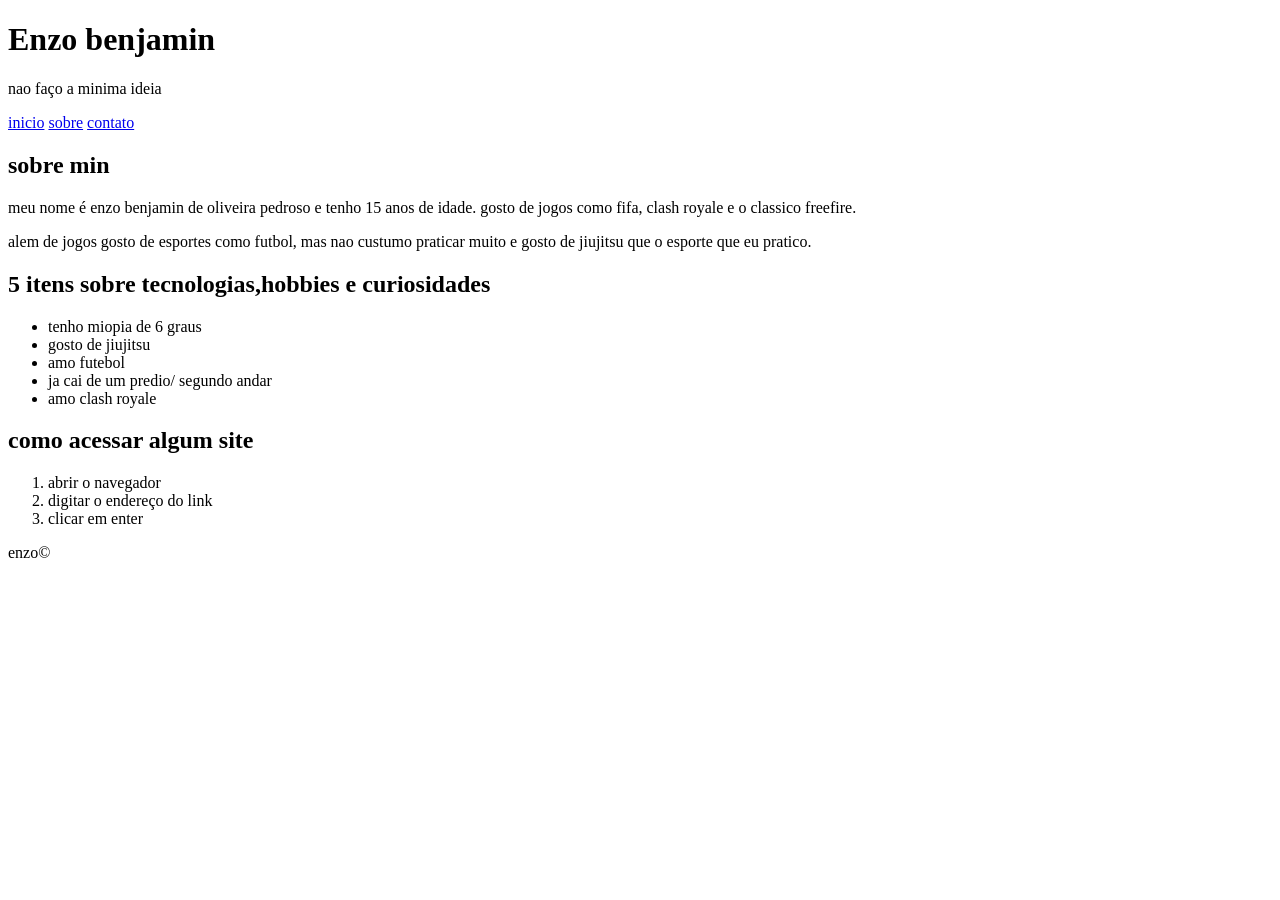
<file: aula 2/index.html>
<!DOCTYPE html>
<html lang="pt-br">

<head>

    <meta charset="UTF-8">
    <meta name="viewport" content="width=device-width, initial-scale=1.0">
    <title>Enzo benjamin</title>
</head>

<body>
    <!-- cabeçalho -->
    <header>
        <h1>Enzo benjamin</h1>
        <p>nao faço a minima ideia</p>
    </header>
    <!-- navegação -->
    <nav>
        <a href="https://github.com/Enzobenjamin10">inicio</a>
        <a href="htt︃ps://">sobre</a>
    <a href=" https://">contato</a>
    </nav>
    <!-- sobre min -->
    <main>


        <section>
            <h2>sobre min</h2>
            <p>meu nome é enzo benjamin de oliveira pedroso
                e tenho 15 anos de idade. gosto de jogos como fifa,
                clash royale e o classico freefire.</p>
            <p>alem de jogos gosto de esportes como futbol, mas nao
                custumo praticar muito e gosto de jiujitsu que o esporte
                que eu pratico.</p>
        </section>


        <section>
            <h2>5 itens sobre tecnologias,hobbies e curiosidades</h2>
            <ul>
                <li>tenho miopia de 6 graus</li>
                <li>gosto de jiujitsu</li>
                <li>amo futebol</li>
                <li>ja cai de um predio/ segundo andar</li>
                <li>amo clash royale</li>
            </ul>
        </section>


        <section>
            <h2>como acessar algum site</h2>
            <ol>
                <li>abrir o navegador</li>
                <li>digitar o endereço do link</li>
                <li>clicar em enter</li>
            </ol>
        </section>

    </main>


    <footer>
        <p>enzo&copy;</p>
    </footer>
</body>

</html>
</file>
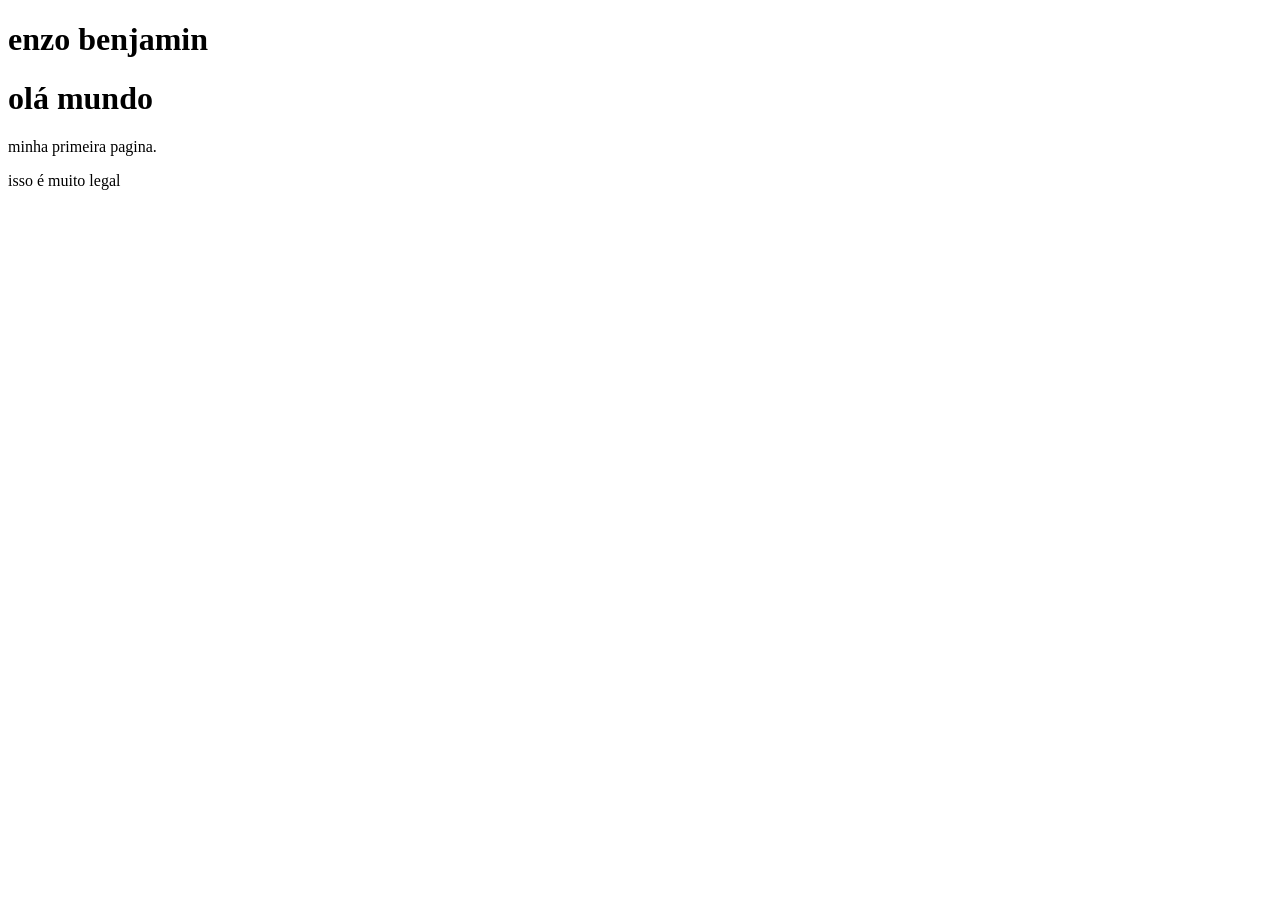
<file: enzo/index.html>
<!DOCTYPE html>
<!--2. raiz do documento| lang = acessibilidade + seo -->
<html lang="pt-br">
<!--3. informações invisiveis para o browser -->
<head>
    <meta charset="UTF-8">
    <meta name="viewport" content="width=device-width, initial-scale=1.0">
    <title>aula 01</title>
</head>
<!--4. tudo que o usuario vê fica aqui-->
<body>
   <h1>enzo benjamin</h1>
   <h1>olá mundo</h1> 
   <p>minha primeira pagina.</p>
   <p>isso é muito legal</p>
</body>

</html>
</file>
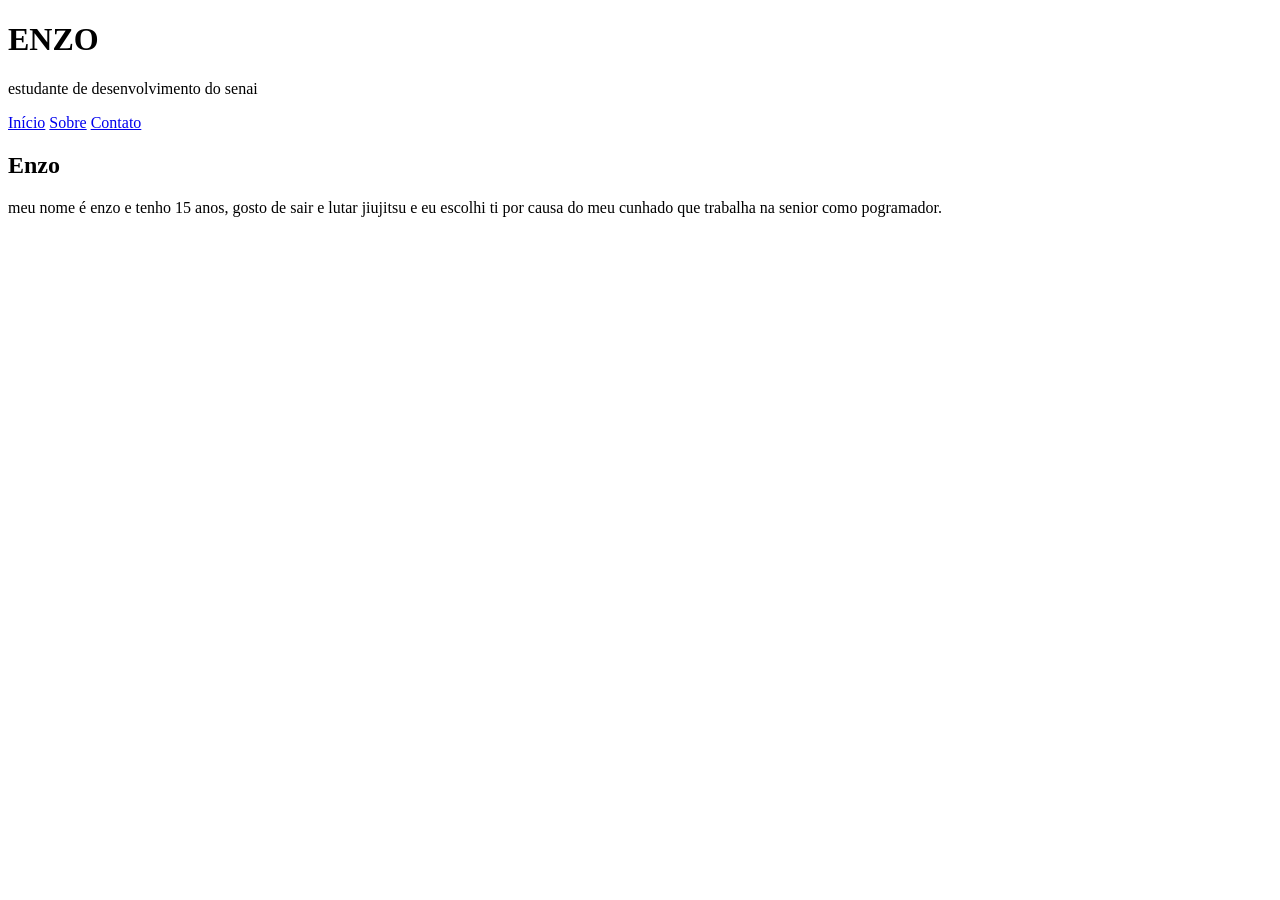
<file: meu site/index.html>
<!DOCTYPE html>
<html lang="pt-br">
<head>
    <meta charset="UTF-8">
    <meta name="viewport" content="width=device-width, initial-scale=1.0">
    <title>ENZOt</title>
</head>
<body>
    <!-- CABEÇALHO -->
<header>

   <h1>ENZO</h1>
<p>estudante de desenvolvimento do senai</p>
</header>
<!-- NAVEGAÇÃO -->
 <nav>
    <a href="index.html">Início</a>
    <a href="sobre.html">Sobre</a>
    <a href="contato.html">Contato</a>
 </nav>

 <!-- CONTEÚDO PRINCIPAL -->
  <main>


    <section>
        <h2>Enzo</h2>
        <p>meu nome é enzo e tenho 15 anos, gosto de sair e lutar jiujitsu e eu escolhi ti por causa do meu cunhado que trabalha na senior como pogramador.</p>
        <p> </p>
</file>
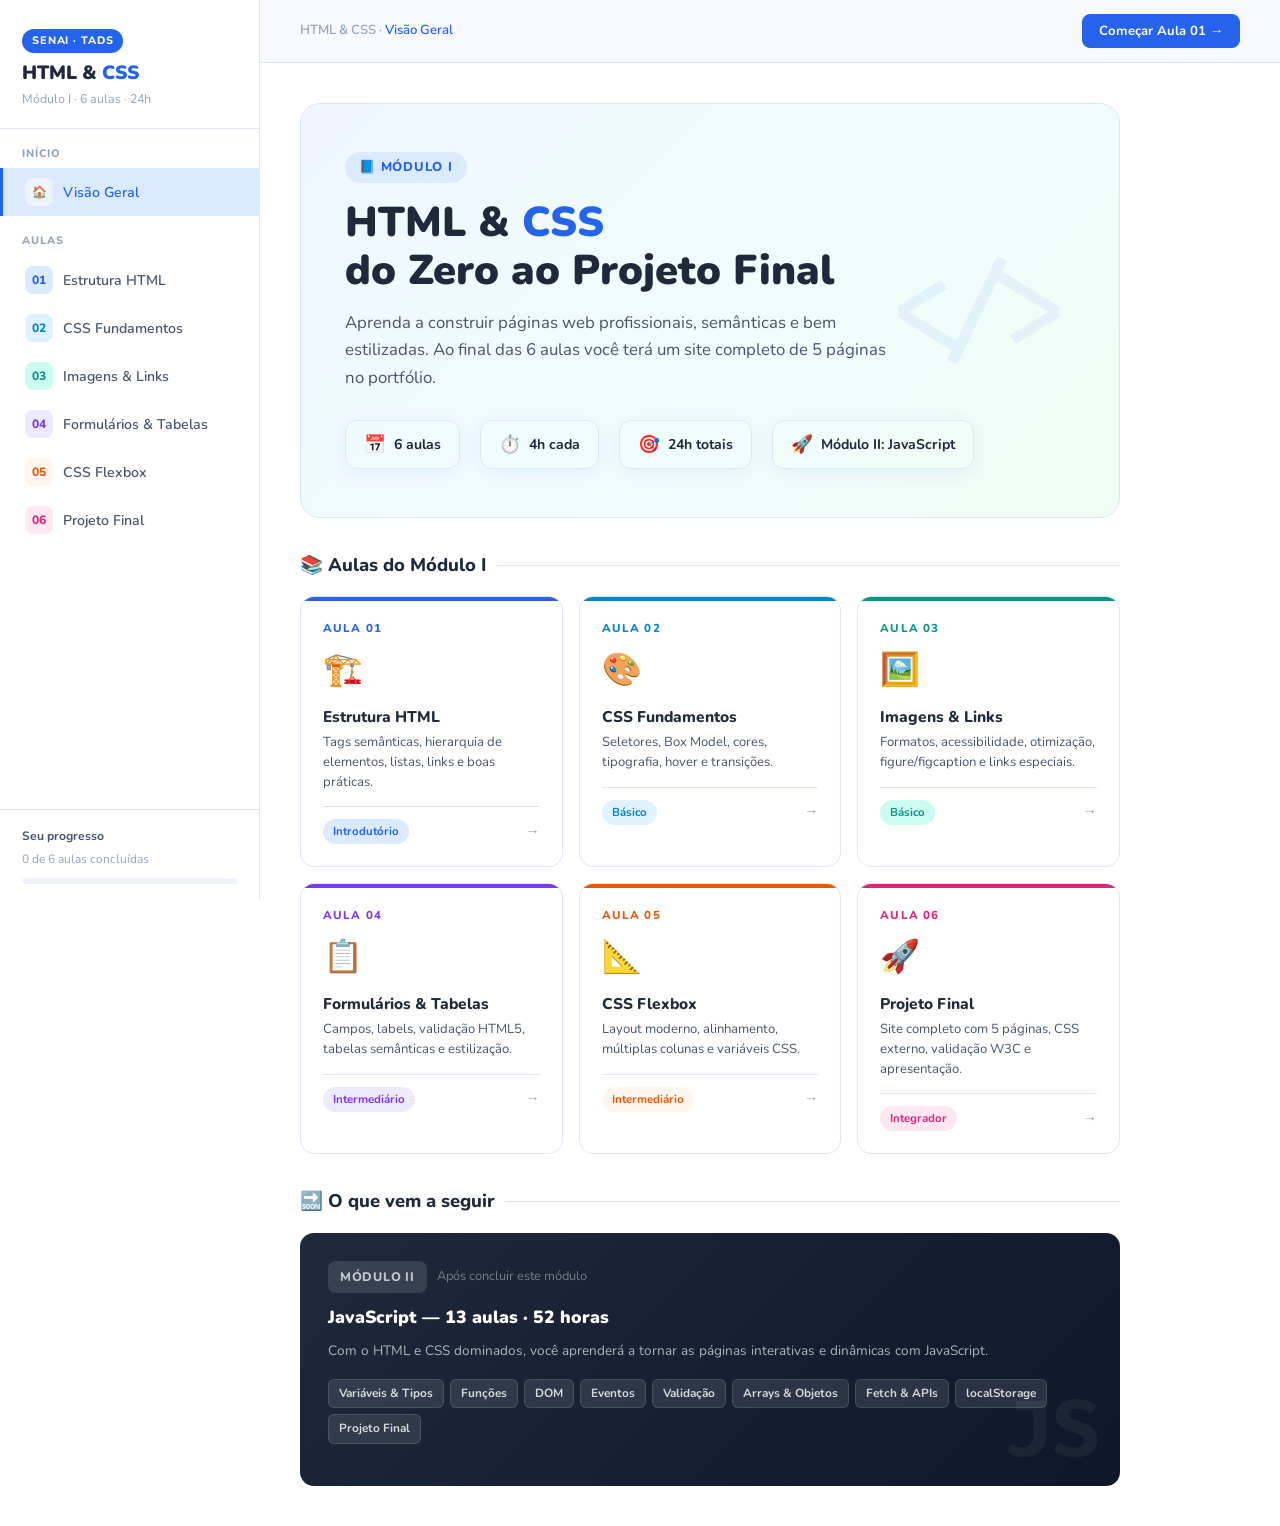
<file: enzo/plano-html-css-main (2)/plano-html-css-main/index.html>
<!DOCTYPE html>
<html lang="pt-BR">
<head>
<meta charset="UTF-8">
<meta name="viewport" content="width=device-width, initial-scale=1.0">
<title>HTML & CSS — Plano de Aulas SENAI</title>
<link rel="preconnect" href="https://fonts.googleapis.com">
<link href="https://fonts.googleapis.com/css2?family=Nunito:wght@400;600;700;800;900&family=Fira+Code:wght@400;500&display=swap" rel="stylesheet">
<style>
/* ══════════════════════════════════════════════
   RESET & VARIÁVEIS
══════════════════════════════════════════════ */
*, *::before, *::after { margin: 0; padding: 0; box-sizing: border-box; }

:root {
  --bg:        #F7F9FC
  --surface:   #FFFFFF;
  --surface2:  #EEF3FB;
  --border:    #DDE6F5;

  --blue:      #2563EB;
  --blue-lt:   #DBEAFE;
  --blue-mid:  #3B82F6;
  --sky:       #38BDF8;
  --sky-lt:    #E0F7FF;

  --teal:      #0D9488;
  --teal-lt:   #CCFBF1;
  --green:     #16A34A;
  --green-lt:  #DCFCE7;
  --purple:    #7C3AED;
  --purple-lt: #EDE9FE;
  --orange:    #EA580C;
  --orange-lt: #FFF7ED;
  --pink:      #DB2777;
  --pink-lt:   #FCE7F3;
  --amber:     #D97706;
  --amber-lt:  #FEF3C7;

  --txt:       #1E293B;
  --txt-2:     #475569;
  --txt-3:     #94A3B8;

  --nav-w:     260px;
  --radius:    14px;
  --shadow:    0 4px 20px rgba(37,99,235,.08);
  --shadow-lg: 0 8px 40px rgba(37,99,235,.14);

  --font:      'Nunito', sans-serif;
  --mono:      'Fira Code', monospace;
}

html { scroll-behavior: smooth; }

body {
  font-family: var(--font);
  background: var(--bg);
  color: var(--txt);
  display: flex;
  min-height: 100vh;
  line-height: 1.65;
}

/* ══════════════════════════════════════════════
   SIDEBAR NAV
══════════════════════════════════════════════ */
#sidebar {
  width: var(--nav-w);
  background: var(--surface);
  border-right: 1px solid var(--border);
  position: fixed;
  top: 0; left: 0;
  height: 100vh;
  overflow-y: auto;
  display: flex;
  flex-direction: column;
  z-index: 200;
  transition: transform .3s ease;
}

.sidebar-brand {
  padding: 26px 22px 18px;
  border-bottom: 1px solid var(--border);
}
.brand-badge {
  display: inline-block;
  background: var(--blue);
  color: #fff;
  font-size: .68rem;
  font-weight: 800;
  letter-spacing: .08em;
  padding: 3px 10px;
  border-radius: 20px;
  margin-bottom: 8px;
  text-transform: uppercase;
}
.brand-title {
  font-size: 1.2rem;
  font-weight: 900;
  color: var(--txt);
  line-height: 1.25;
}
.brand-title span { color: var(--blue); }
.brand-sub {
  font-size: .78rem;
  color: var(--txt-3);
  margin-top: 4px;
}

.nav-section-label {
  font-size: .68rem;
  font-weight: 800;
  letter-spacing: .1em;
  color: var(--txt-3);
  text-transform: uppercase;
  padding: 16px 22px 6px;
}

.nav-item {
  display: flex;
  align-items: center;
  gap: 10px;
  padding: 10px 18px 10px 22px;
  border-radius: 0;
  cursor: pointer;
  text-decoration: none;
  color: var(--txt-2);
  font-size: .88rem;
  font-weight: 600;
  transition: background .18s, color .18s;
  border-left: 3px solid transparent;
  position: relative;
}
.nav-item:hover { background: var(--surface2); color: var(--blue); }
.nav-item.active {
  background: var(--blue-lt);
  color: var(--blue);
  border-left-color: var(--blue);
}
.nav-dot {
  width: 28px; height: 28px;
  border-radius: 8px;
  display: flex; align-items: center; justify-content: center;
  font-size: .75rem;
  font-weight: 800;
  flex-shrink: 0;
}
.nav-check {
  margin-left: auto;
  font-size: .7rem;
  opacity: 0;
  transition: opacity .2s;
}
.nav-item.done .nav-check { opacity: 1; color: var(--green); }

.sidebar-footer {
  margin-top: auto;
  padding: 16px 22px;
  border-top: 1px solid var(--border);
  font-size: .76rem;
  color: var(--txt-3);
}
.progress-bar-wrap {
  background: var(--surface2);
  border-radius: 20px;
  height: 6px;
  margin-top: 8px;
  overflow: hidden;
}
.progress-bar-fill {
  height: 100%;
  background: linear-gradient(90deg, var(--blue), var(--sky));
  border-radius: 20px;
  transition: width .4s ease;
}

/* ══════════════════════════════════════════════
   MAIN CONTENT
══════════════════════════════════════════════ */
#main {
  margin-left: var(--nav-w);
  flex: 1;
  min-height: 100vh;
}

/* ── TOP BAR ── */
.topbar {
  position: sticky; top: 0;
  background: rgba(247,249,252,.92);
  backdrop-filter: blur(12px);
  border-bottom: 1px solid var(--border);
  padding: 14px 40px;
  display: flex;
  align-items: center;
  justify-content: space-between;
  z-index: 100;
}
.topbar-left { display: flex; align-items: center; gap: 12px; }
.topbar-crumb {
  font-size: .82rem;
  color: var(--txt-3);
  font-weight: 600;
}
.topbar-crumb span { color: var(--blue); }
.topbar-right { display: flex; gap: 8px; }
.btn-nav {
  background: var(--surface);
  border: 1px solid var(--border);
  color: var(--txt-2);
  padding: 7px 16px;
  border-radius: 8px;
  font-size: .82rem;
  font-weight: 700;
  cursor: pointer;
  font-family: var(--font);
  transition: all .18s;
  display: flex; align-items: center; gap: 6px;
}
.btn-nav:hover { background: var(--blue); color: #fff; border-color: var(--blue); }
.btn-nav.primary { background: var(--blue); color: #fff; border-color: var(--blue); }
.btn-nav.primary:hover { background: #1D4ED8; }
#menu-toggle {
  display: none;
  background: none; border: none;
  font-size: 1.3rem; cursor: pointer; color: var(--txt);
}

/* ── PÁGINAS ── */
.page { display: none; padding: 40px; max-width: 900px; animation: fadeIn .35s ease; }
.page.active { display: block; }
@keyframes fadeIn { from { opacity: 0; transform: translateY(14px); } to { opacity: 1; transform: translateY(0); } }

/* ══════════════════════════════════════════════
   HOME PAGE
══════════════════════════════════════════════ */
.hero-home {
  background: linear-gradient(135deg, #EFF6FF 0%, #F0FDFF 50%, #F0FDF4 100%);
  border: 1px solid var(--border);
  border-radius: 20px;
  padding: 48px 44px;
  margin-bottom: 32px;
  position: relative;
  overflow: hidden;
}
.hero-home::before {
  content: '</>';
  position: absolute;
  right: 40px; top: 50%;
  transform: translateY(-50%);
  font-family: var(--mono);
  font-size: 7rem;
  color: rgba(37,99,235,.07);
  font-weight: 500;
  user-select: none;
}
.hero-eyebrow {
  display: inline-flex; align-items: center; gap: 8px;
  background: var(--blue-lt);
  color: var(--blue);
  font-size: .8rem;
  font-weight: 800;
  letter-spacing: .06em;
  padding: 5px 14px;
  border-radius: 20px;
  margin-bottom: 16px;
  text-transform: uppercase;
}
.hero-home h1 {
  font-size: 2.6rem;
  font-weight: 900;
  line-height: 1.15;
  color: var(--txt);
  margin-bottom: 14px;
}
.hero-home h1 span { color: var(--blue); }
.hero-home p { font-size: 1.05rem; color: var(--txt-2); max-width: 560px; margin-bottom: 28px; }

.hero-stats {
  display: flex; gap: 20px; flex-wrap: wrap;
}
.stat-pill {
  display: flex; align-items: center; gap: 8px;
  background: var(--surface);
  border: 1px solid var(--border);
  padding: 9px 18px;
  border-radius: 12px;
  font-size: .88rem;
  font-weight: 700;
  color: var(--txt);
  box-shadow: var(--shadow);
}
.stat-pill .icon { font-size: 1.1rem; }

/* ── GRID DE AULAS ── */
.section-title {
  font-size: 1.15rem;
  font-weight: 800;
  color: var(--txt);
  margin-bottom: 16px;
  display: flex; align-items: center; gap: 10px;
}
.section-title::after {
  content: '';
  flex: 1;
  height: 1px;
  background: var(--border);
}

.aulas-grid {
  display: grid;
  grid-template-columns: repeat(auto-fill, minmax(260px, 1fr));
  gap: 16px;
  margin-bottom: 32px;
}

.aula-card {
  background: var(--surface);
  border: 1px solid var(--border);
  border-radius: var(--radius);
  padding: 22px;
  cursor: pointer;
  transition: transform .2s, box-shadow .2s, border-color .2s;
  position: relative;
  overflow: hidden;
}
.aula-card::before {
  content: '';
  position: absolute;
  top: 0; left: 0; right: 0;
  height: 4px;
  border-radius: var(--radius) var(--radius) 0 0;
}
.aula-card:hover {
  transform: translateY(-4px);
  box-shadow: var(--shadow-lg);
  border-color: transparent;
}
.aula-card-num {
  font-size: .72rem;
  font-weight: 800;
  letter-spacing: .1em;
  text-transform: uppercase;
  margin-bottom: 6px;
}
.aula-card-icon {
  font-size: 2rem;
  margin-bottom: 10px;
  display: block;
}
.aula-card h3 {
  font-size: .97rem;
  font-weight: 800;
  color: var(--txt);
  margin-bottom: 6px;
  line-height: 1.3;
}
.aula-card p {
  font-size: .82rem;
  color: var(--txt-2);
  line-height: 1.5;
}
.aula-card-footer {
  display: flex;
  align-items: center;
  justify-content: space-between;
  margin-top: 14px;
  padding-top: 12px;
  border-top: 1px solid var(--border);
}
.tag-nivel {
  font-size: .72rem;
  font-weight: 700;
  padding: 3px 10px;
  border-radius: 20px;
}
.aula-card-arrow { font-size: .9rem; color: var(--txt-3); }

/* Módulo II card */
.modulo2-card {
  background: linear-gradient(135deg, #1E293B 0%, #0F172A 100%);
  border: none;
  border-radius: var(--radius);
  padding: 28px;
  color: #fff;
  position: relative;
  overflow: hidden;
}
.modulo2-card::after {
  content: 'JS';
  position: absolute;
  right: 20px; bottom: -10px;
  font-family: var(--mono);
  font-size: 5rem;
  font-weight: 700;
  color: rgba(255,255,255,.05);
}
.modulo2-card h3 { font-size: 1.1rem; font-weight: 900; margin-bottom: 8px; }
.modulo2-card p { font-size: .85rem; color: rgba(255,255,255,.65); margin-bottom: 16px; }
.js-topics {
  display: flex; flex-wrap: wrap; gap: 6px; margin-bottom: 14px;
}
.js-chip {
  background: rgba(255,255,255,.1);
  color: rgba(255,255,255,.8);
  font-size: .74rem;
  font-weight: 700;
  padding: 4px 10px;
  border-radius: 6px;
  border: 1px solid rgba(255,255,255,.12);
}

/* ══════════════════════════════════════════════
   AULA PAGE
══════════════════════════════════════════════ */
.aula-hero {
  border-radius: 20px;
  padding: 40px 40px 36px;
  margin-bottom: 28px;
  position: relative;
  overflow: hidden;
}
.aula-hero-eyebrow {
  font-size: .76rem;
  font-weight: 800;
  letter-spacing: .1em;
  text-transform: uppercase;
  opacity: .7;
  margin-bottom: 8px;
}
.aula-hero h1 {
  font-size: 2rem;
  font-weight: 900;
  line-height: 1.2;
  margin-bottom: 12px;
  color: var(--txt);
}
.aula-hero p {
  font-size: 1rem;
  color: var(--txt-2);
  max-width: 600px;
  margin-bottom: 22px;
}
.aula-meta-row {
  display: flex; gap: 10px; flex-wrap: wrap;
}
.meta-chip {
  display: flex; align-items: center; gap: 6px;
  background: rgba(255,255,255,.7);
  border: 1px solid var(--border);
  border-radius: 8px;
  padding: 6px 14px;
  font-size: .82rem;
  font-weight: 700;
  color: var(--txt);
  backdrop-filter: blur(4px);
}

/* ── SEÇÕES DA AULA ── */
.content-section {
  background: var(--surface);
  border: 1px solid var(--border);
  border-radius: var(--radius);
  margin-bottom: 20px;
  overflow: hidden;
}
.section-header {
  padding: 16px 22px;
  display: flex;
  align-items: center;
  gap: 12px;
  cursor: pointer;
  user-select: none;
  border-bottom: 1px solid transparent;
  transition: background .15s;
}
.section-header:hover { background: var(--surface2); }
.section-header.open { border-bottom-color: var(--border); }
.section-icon {
  width: 36px; height: 36px;
  border-radius: 10px;
  display: flex; align-items: center; justify-content: center;
  font-size: 1rem;
  flex-shrink: 0;
}
.section-label {
  font-size: .97rem;
  font-weight: 800;
  color: var(--txt);
  flex: 1;
}
.section-chevron {
  color: var(--txt-3);
  transition: transform .25s;
  font-size: .9rem;
}
.section-header.open .section-chevron { transform: rotate(180deg); }
.section-body {
  padding: 0;
  max-height: 0;
  overflow: hidden;
  transition: max-height .35s ease, padding .35s;
}
.section-body.open {
  padding: 20px 22px 22px;
  max-height: 2000px;
}

/* ── LISTAS ── */
.item-list { list-style: none; display: flex; flex-direction: column; gap: 8px; }
.item-list li {
  display: flex;
  align-items: flex-start;
  gap: 10px;
  font-size: .9rem;
  color: var(--txt-2);
  line-height: 1.55;
}
.item-list li::before {
  content: '›';
  font-size: 1.1rem;
  font-weight: 800;
  flex-shrink: 0;
  margin-top: 1px;
}

.steps-list { list-style: none; display: flex; flex-direction: column; gap: 12px; }
.steps-list li {
  display: flex;
  gap: 14px;
  align-items: flex-start;
  font-size: .9rem;
  color: var(--txt-2);
  line-height: 1.55;
}
.step-num {
  width: 26px; height: 26px;
  border-radius: 8px;
  background: var(--blue-lt);
  color: var(--blue);
  font-size: .78rem;
  font-weight: 800;
  display: flex; align-items: center; justify-content: center;
  flex-shrink: 0;
  margin-top: 2px;
}

/* ── RECURSOS ── */
.recursos-grid {
  display: grid;
  grid-template-columns: repeat(auto-fill, minmax(240px, 1fr));
  gap: 12px;
}
.recurso-card {
  background: var(--surface2);
  border: 1px solid var(--border);
  border-radius: 12px;
  padding: 16px;
  text-decoration: none;
  color: var(--txt);
  transition: all .2s;
  display: flex;
  flex-direction: column;
  gap: 6px;
}
.recurso-card:hover {
  border-color: var(--blue);
  box-shadow: 0 0 0 3px var(--blue-lt);
  transform: translateY(-2px);
}
.recurso-icon { font-size: 1.5rem; }
.recurso-title {
  font-size: .88rem;
  font-weight: 800;
  color: var(--txt);
  line-height: 1.3;
}
.recurso-desc {
  font-size: .78rem;
  color: var(--txt-3);
}
.recurso-link {
  display: flex; align-items: center; gap: 5px;
  font-size: .78rem;
  font-weight: 700;
  color: var(--blue);
  margin-top: 4px;
}

/* ── APROFUNDAMENTO ── */
.deep-list { display: flex; flex-direction: column; gap: 8px; }
.deep-link {
  display: flex;
  align-items: center;
  gap: 10px;
  background: var(--surface2);
  border: 1px solid var(--border);
  border-radius: 10px;
  padding: 11px 16px;
  text-decoration: none;
  color: var(--txt);
  font-size: .88rem;
  font-weight: 600;
  transition: all .18s;
}
.deep-link:hover {
  border-color: var(--blue);
  color: var(--blue);
  background: var(--blue-lt);
}
.deep-link-arrow { margin-left: auto; color: var(--txt-3); font-size: .85rem; transition: transform .18s; }
.deep-link:hover .deep-link-arrow { transform: translateX(4px); color: var(--blue); }

/* ── DESAFIO ── */
.desafio-box {
  border-radius: 16px;
  border: 2px solid;
  overflow: hidden;
}
.desafio-header {
  padding: 20px 24px 16px;
  display: flex;
  align-items: flex-start;
  gap: 14px;
}
.desafio-emoji { font-size: 2.2rem; line-height: 1; }
.desafio-header-text h3 {
  font-size: 1.1rem;
  font-weight: 900;
  margin-bottom: 4px;
}
.desafio-header-text p {
  font-size: .88rem;
  opacity: .75;
  line-height: 1.5;
}
.desafio-body { padding: 0 24px 24px; }
.desafio-checklist {
  list-style: none;
  display: flex;
  flex-direction: column;
  gap: 8px;
  margin-bottom: 20px;
}
.desafio-checklist li {
  display: flex;
  align-items: flex-start;
  gap: 10px;
  font-size: .9rem;
  line-height: 1.55;
  padding: 8px 12px;
  border-radius: 8px;
}
.check-box {
  width: 20px; height: 20px;
  border-radius: 5px;
  border: 2px solid;
  flex-shrink: 0;
  margin-top: 2px;
  cursor: pointer;
  display: flex; align-items: center; justify-content: center;
  font-size: .7rem;
  transition: all .15s;
}
.check-box.checked { content: '✓'; }
.desafio-entrega {
  border-radius: 10px;
  padding: 14px 16px;
  font-size: .88rem;
  margin-bottom: 16px;
}
.desafio-entrega strong { display: block; font-size: .8rem; font-weight: 800; letter-spacing: .06em; text-transform: uppercase; margin-bottom: 4px; }
.criterios-grid {
  display: grid;
  grid-template-columns: 1fr 1fr;
  gap: 8px;
}
.criterio-chip {
  background: rgba(255,255,255,.5);
  border: 1px solid;
  border-radius: 8px;
  padding: 8px 12px;
  font-size: .8rem;
  font-weight: 700;
  display: flex;
  align-items: center;
  gap: 6px;
}

/* ── MUNDO DO TRABALHO ── */
.mundo-box {
  background: linear-gradient(135deg, #EFF6FF, #F0FDFF);
  border: 1px solid var(--blue-lt);
  border-radius: 14px;
  padding: 22px 24px;
  display: flex;
  gap: 16px;
  align-items: flex-start;
}
.mundo-icon { font-size: 2rem; flex-shrink: 0; }
.mundo-box h4 { font-size: .88rem; font-weight: 800; color: var(--blue); margin-bottom: 6px; text-transform: uppercase; letter-spacing: .06em; }
.mundo-box p { font-size: .9rem; color: var(--txt-2); line-height: 1.6; }

/* ── PROGRESSO DA AULA ── */
.aula-progress {
  background: var(--surface);
  border: 1px solid var(--border);
  border-radius: var(--radius);
  padding: 18px 22px;
  margin-bottom: 20px;
  display: flex;
  align-items: center;
  gap: 16px;
}
.progress-ring { font-size: 2rem; }
.progress-text { flex: 1; }
.progress-text h4 { font-size: .88rem; font-weight: 800; color: var(--txt); margin-bottom: 2px; }
.progress-text p { font-size: .78rem; color: var(--txt-3); }
.btn-complete {
  background: var(--green);
  color: #fff;
  border: none;
  padding: 9px 20px;
  border-radius: 9px;
  font-size: .85rem;
  font-weight: 800;
  cursor: pointer;
  font-family: var(--font);
  transition: all .18s;
  display: flex; align-items: center; gap: 6px;
}
.btn-complete:hover { background: #15803D; transform: scale(1.03); }
.btn-complete.done { background: var(--surface2); color: var(--green); border: 2px solid var(--green); }

/* ── CÓDIGO INLINE ── */
code {
  font-family: var(--mono);
  background: var(--surface2);
  border: 1px solid var(--border);
  color: var(--blue);
  padding: 2px 7px;
  border-radius: 5px;
  font-size: .82em;
}

/* ══════════════════════════════════════════════
   AULA CORES TEMÁTICAS
══════════════════════════════════════════════ */
/* Aula 1 — Azul */
.t1 { --ac: var(--blue); --ac-lt: var(--blue-lt); --ac-mid: var(--blue-mid); }
/* Aula 2 — Sky */
.t2 { --ac: #0284C7; --ac-lt: #E0F2FE; --ac-mid: #0EA5E9; }
/* Aula 3 — Teal */
.t3 { --ac: var(--teal); --ac-lt: var(--teal-lt); --ac-mid: #14B8A6; }
/* Aula 4 — Roxo */
.t4 { --ac: var(--purple); --ac-lt: var(--purple-lt); --ac-mid: #8B5CF6; }
/* Aula 5 — Orange */
.t5 { --ac: var(--orange); --ac-lt: var(--orange-lt); --ac-mid: #F97316; }
/* Aula 6 — Pink */
.t6 { --ac: var(--pink); --ac-lt: var(--pink-lt); --ac-mid: #EC4899; }

/* Aplicação das cores */
[class*="t"] .aula-hero { background: linear-gradient(135deg, var(--ac-lt), #F7F9FC); border: 1px solid var(--border); }
[class*="t"] .aula-hero h1 { color: var(--txt); }
[class*="t"] .aula-hero-eyebrow { color: var(--ac); }
[class*="t"] .section-icon { background: var(--ac-lt); color: var(--ac); }
[class*="t"] .item-list li::before { color: var(--ac); }
[class*="t"] .step-num { background: var(--ac-lt); color: var(--ac); }

/* Cards na home */
.c1::before { background: var(--blue); }
.c2::before { background: #0284C7; }
.c3::before { background: var(--teal); }
.c4::before { background: var(--purple); }
.c5::before { background: var(--orange); }
.c6::before { background: var(--pink); }

.c1 .aula-card-num { color: var(--blue); }
.c2 .aula-card-num { color: #0284C7; }
.c3 .aula-card-num { color: var(--teal); }
.c4 .aula-card-num { color: var(--purple); }
.c5 .aula-card-num { color: var(--orange); }
.c6 .aula-card-num { color: var(--pink); }

.c1 .tag-nivel { background: var(--blue-lt); color: var(--blue); }
.c2 .tag-nivel { background: #E0F2FE; color: #0284C7; }
.c3 .tag-nivel { background: var(--teal-lt); color: var(--teal); }
.c4 .tag-nivel { background: var(--purple-lt); color: var(--purple); }
.c5 .tag-nivel { background: var(--orange-lt); color: var(--orange); }
.c6 .tag-nivel { background: var(--pink-lt); color: var(--pink); }

/* Sidebar nav dots */
.nd1 { background: var(--blue-lt); color: var(--blue); }
.nd2 { background: #E0F2FE; color: #0284C7; }
.nd3 { background: var(--teal-lt); color: var(--teal); }
.nd4 { background: var(--purple-lt); color: var(--purple); }
.nd5 { background: var(--orange-lt); color: var(--orange); }
.nd6 { background: var(--pink-lt); color: var(--pink); }

/* Desafio boxes */
.t1 .desafio-box { border-color: var(--blue-lt); }
.t1 .desafio-header { background: var(--blue-lt); }
.t1 .desafio-header-text h3 { color: var(--blue); }
.t1 .desafio-checklist li { background: #F0F7FF; }
.t1 .check-box { border-color: var(--blue); color: var(--blue); }
.t1 .check-box.checked { background: var(--blue); color: #fff; }
.t1 .desafio-entrega { background: var(--blue-lt); color: var(--blue); }
.t1 .criterio-chip { border-color: var(--blue-lt); background: var(--blue-lt); color: var(--blue); }

.t2 .desafio-box { border-color: #BAE6FD; }
.t2 .desafio-header { background: #E0F2FE; }
.t2 .desafio-header-text h3 { color: #0284C7; }
.t2 .desafio-checklist li { background: #F0F9FF; }
.t2 .check-box { border-color: #0284C7; color: #0284C7; }
.t2 .check-box.checked { background: #0284C7; color: #fff; }
.t2 .desafio-entrega { background: #E0F2FE; color: #0284C7; }
.t2 .criterio-chip { border-color: #BAE6FD; background: #E0F2FE; color: #0284C7; }

.t3 .desafio-box { border-color: var(--teal-lt); }
.t3 .desafio-header { background: var(--teal-lt); }
.t3 .desafio-header-text h3 { color: var(--teal); }
.t3 .desafio-checklist li { background: #F0FDFA; }
.t3 .check-box { border-color: var(--teal); color: var(--teal); }
.t3 .check-box.checked { background: var(--teal); color: #fff; }
.t3 .desafio-entrega { background: var(--teal-lt); color: var(--teal); }
.t3 .criterio-chip { border-color: var(--teal-lt); background: var(--teal-lt); color: var(--teal); }

.t4 .desafio-box { border-color: var(--purple-lt); }
.t4 .desafio-header { background: var(--purple-lt); }
.t4 .desafio-header-text h3 { color: var(--purple); }
.t4 .desafio-checklist li { background: #FAF5FF; }
.t4 .check-box { border-color: var(--purple); color: var(--purple); }
.t4 .check-box.checked { background: var(--purple); color: #fff; }
.t4 .desafio-entrega { background: var(--purple-lt); color: var(--purple); }
.t4 .criterio-chip { border-color: var(--purple-lt); background: var(--purple-lt); color: var(--purple); }

.t5 .desafio-box { border-color: #FED7AA; }
.t5 .desafio-header { background: var(--orange-lt); }
.t5 .desafio-header-text h3 { color: var(--orange); }
.t5 .desafio-checklist li { background: #FFF7ED; }
.t5 .check-box { border-color: var(--orange); color: var(--orange); }
.t5 .check-box.checked { background: var(--orange); color: #fff; }
.t5 .desafio-entrega { background: var(--orange-lt); color: var(--orange); }
.t5 .criterio-chip { border-color: #FED7AA; background: var(--orange-lt); color: var(--orange); }

.t6 .desafio-box { border-color: #FBCFE8; }
.t6 .desafio-header { background: var(--pink-lt); }
.t6 .desafio-header-text h3 { color: var(--pink); }
.t6 .desafio-checklist li { background: #FFF1F5; }
.t6 .check-box { border-color: var(--pink); color: var(--pink); }
.t6 .check-box.checked { background: var(--pink); color: #fff; }
.t6 .desafio-entrega { background: var(--pink-lt); color: var(--pink); }
.t6 .criterio-chip { border-color: #FBCFE8; background: var(--pink-lt); color: var(--pink); }

/* ══════════════════════════════════════════════
   MOBILE
══════════════════════════════════════════════ */
@media (max-width: 768px) {
  #sidebar { transform: translateX(-100%); }
  #sidebar.open { transform: translateX(0); }
  #main { margin-left: 0; }
  #menu-toggle { display: flex; }
  .page { padding: 24px 18px; }
  .hero-home { padding: 28px 22px; }
  .hero-home h1 { font-size: 1.9rem; }
  .hero-home::before { display: none; }
  .criterios-grid { grid-template-columns: 1fr; }
  .topbar { padding: 12px 18px; }
  .aula-hero { padding: 26px 22px; }
  .aula-hero h1 { font-size: 1.5rem; }
}

/* Overlay mobile */
#overlay {
  display: none;
  position: fixed;
  inset: 0;
  background: rgba(0,0,0,.35);
  z-index: 150;
}
#overlay.show { display: block; }
</style>
</head>
<body>

<!-- ══════════════════════════════════════════
     SIDEBAR
══════════════════════════════════════════ -->
<nav id="sidebar">
  <div class="sidebar-brand">
    <div class="brand-badge">SENAI · TADS</div>
    <div class="brand-title">HTML &amp; <span>CSS</span></div>
    <div class="brand-sub">Módulo I · 6 aulas · 24h</div>
  </div>

  <div class="nav-section-label">Início</div>
  <a class="nav-item active" onclick="goTo('home')" href="#">
    <span class="nav-dot" style="background:#EEF3FB;color:#64748B;">🏠</span>
    Visão Geral
  </a>

  <div class="nav-section-label">Aulas</div>
  <a class="nav-item" onclick="goTo('a1')" href="#" data-page="a1">
    <span class="nav-dot nd1">01</span>
    Estrutura HTML
    <span class="nav-check">✓</span>
  </a>
  <a class="nav-item" onclick="goTo('a2')" href="#" data-page="a2">
    <span class="nav-dot nd2">02</span>
    CSS Fundamentos
    <span class="nav-check">✓</span>
  </a>
  <a class="nav-item" onclick="goTo('a3')" href="#" data-page="a3">
    <span class="nav-dot nd3">03</span>
    Imagens &amp; Links
    <span class="nav-check">✓</span>
  </a>
  <a class="nav-item" onclick="goTo('a4')" href="#" data-page="a4">
    <span class="nav-dot nd4">04</span>
    Formulários &amp; Tabelas
    <span class="nav-check">✓</span>
  </a>
  <a class="nav-item" onclick="goTo('a5')" href="#" data-page="a5">
    <span class="nav-dot nd5">05</span>
    CSS Flexbox
    <span class="nav-check">✓</span>
  </a>
  <a class="nav-item" onclick="goTo('a6')" href="#" data-page="a6">
    <span class="nav-dot nd6">06</span>
    Projeto Final
    <span class="nav-check">✓</span>
  </a>

  <div class="sidebar-footer">
    <div style="font-weight:700;color:var(--txt-2);margin-bottom:4px;">Seu progresso</div>
    <div style="color:var(--txt-3);font-size:.75rem;" id="progress-label">0 de 6 aulas concluídas</div>
    <div class="progress-bar-wrap">
      <div class="progress-bar-fill" id="progress-fill" style="width:0%"></div>
    </div>
  </div>
</nav>

<div id="overlay" onclick="closeSidebar()"></div>

<!-- ══════════════════════════════════════════
     MAIN
══════════════════════════════════════════ -->
<div id="main">

  <!-- TOPBAR -->
  <div class="topbar">
    <div class="topbar-left">
      <button id="menu-toggle" onclick="toggleSidebar()">☰</button>
      <span class="topbar-crumb" id="topbar-crumb">HTML &amp; CSS · <span>Visão Geral</span></span>
    </div>
    <div class="topbar-right">
      <button class="btn-nav" id="btn-prev" onclick="prevPage()" style="display:none">← Anterior</button>
      <button class="btn-nav primary" id="btn-next" onclick="nextPage()">Próxima aula →</button>
    </div>
  </div>

  <!-- ════════════════ HOME ════════════════ -->
  <div class="page active" id="page-home">
    <div class="hero-home">
      <div class="hero-eyebrow">📘 Módulo I</div>
      <h1>HTML &amp; <span>CSS</span><br>do Zero ao Projeto Final</h1>
      <p>Aprenda a construir páginas web profissionais, semânticas e bem estilizadas. Ao final das 6 aulas você terá um site completo de 5 páginas no portfólio.</p>
      <div class="hero-stats">
        <div class="stat-pill"><span class="icon">📅</span> 6 aulas</div>
        <div class="stat-pill"><span class="icon">⏱️</span> 4h cada</div>
        <div class="stat-pill"><span class="icon">🎯</span> 24h totais</div>
        <div class="stat-pill"><span class="icon">🚀</span> Módulo II: JavaScript</div>
      </div>
    </div>

    <div class="section-title">📚 Aulas do Módulo I</div>
    <div class="aulas-grid">
      <div class="aula-card c1" onclick="goTo('a1')">
        <div class="aula-card-num">Aula 01</div>
        <span class="aula-card-icon">🏗️</span>
        <h3>Estrutura HTML</h3>
        <p>Tags semânticas, hierarquia de elementos, listas, links e boas práticas.</p>
        <div class="aula-card-footer">
          <span class="tag-nivel">Introdutório</span>
          <span class="aula-card-arrow">→</span>
        </div>
      </div>
      <div class="aula-card c2" onclick="goTo('a2')">
        <div class="aula-card-num">Aula 02</div>
        <span class="aula-card-icon">🎨</span>
        <h3>CSS Fundamentos</h3>
        <p>Seletores, Box Model, cores, tipografia, hover e transições.</p>
        <div class="aula-card-footer">
          <span class="tag-nivel">Básico</span>
          <span class="aula-card-arrow">→</span>
        </div>
      </div>
      <div class="aula-card c3" onclick="goTo('a3')">
        <div class="aula-card-num">Aula 03</div>
        <span class="aula-card-icon">🖼️</span>
        <h3>Imagens &amp; Links</h3>
        <p>Formatos, acessibilidade, otimização, figure/figcaption e links especiais.</p>
        <div class="aula-card-footer">
          <span class="tag-nivel">Básico</span>
          <span class="aula-card-arrow">→</span>
        </div>
      </div>
      <div class="aula-card c4" onclick="goTo('a4')">
        <div class="aula-card-num">Aula 04</div>
        <span class="aula-card-icon">📋</span>
        <h3>Formulários &amp; Tabelas</h3>
        <p>Campos, labels, validação HTML5, tabelas semânticas e estilização.</p>
        <div class="aula-card-footer">
          <span class="tag-nivel">Intermediário</span>
          <span class="aula-card-arrow">→</span>
        </div>
      </div>
      <div class="aula-card c5" onclick="goTo('a5')">
        <div class="aula-card-num">Aula 05</div>
        <span class="aula-card-icon">📐</span>
        <h3>CSS Flexbox</h3>
        <p>Layout moderno, alinhamento, múltiplas colunas e variáveis CSS.</p>
        <div class="aula-card-footer">
          <span class="tag-nivel">Intermediário</span>
          <span class="aula-card-arrow">→</span>
        </div>
      </div>
      <div class="aula-card c6" onclick="goTo('a6')">
        <div class="aula-card-num">Aula 06</div>
        <span class="aula-card-icon">🚀</span>
        <h3>Projeto Final</h3>
        <p>Site completo com 5 páginas, CSS externo, validação W3C e apresentação.</p>
        <div class="aula-card-footer">
          <span class="tag-nivel">Integrador</span>
          <span class="aula-card-arrow">→</span>
        </div>
      </div>
    </div>

    <div class="section-title">🔜 O que vem a seguir</div>
    <div class="modulo2-card">
      <div style="display:flex;align-items:center;gap:10px;margin-bottom:10px;">
        <span style="background:rgba(255,255,255,.12);border-radius:8px;padding:6px 12px;font-size:.78rem;font-weight:800;color:rgba(255,255,255,.7);letter-spacing:.06em;">MÓDULO II</span>
        <span style="color:rgba(255,255,255,.4);font-size:.8rem;">Após concluir este módulo</span>
      </div>
      <h3>JavaScript — 13 aulas · 52 horas</h3>
      <p>Com o HTML e CSS dominados, você aprenderá a tornar as páginas interativas e dinâmicas com JavaScript.</p>
      <div class="js-topics">
        <span class="js-chip">Variáveis &amp; Tipos</span>
        <span class="js-chip">Funções</span>
        <span class="js-chip">DOM</span>
        <span class="js-chip">Eventos</span>
        <span class="js-chip">Validação</span>
        <span class="js-chip">Arrays &amp; Objetos</span>
        <span class="js-chip">Fetch &amp; APIs</span>
        <span class="js-chip">localStorage</span>
        <span class="js-chip">Projeto Final</span>
      </div>
    </div>
  </div><!-- /home -->


<!-- ════════════════════════════════════════════════════════════
     AULA 01 — HTML
════════════════════════════════════════════════════════════ -->
<div class="page t1" id="page-a1">
  <div class="aula-progress">
    <span class="progress-ring">📖</span>
    <div class="progress-text">
      <h4>Aula 01 de 06</h4>
      <p>Marque como concluída quando terminar o desafio</p>
    </div>
    <button class="btn-complete" id="complete-a1" onclick="markDone('a1')">✓ Marcar como concluída</button>
  </div>
  <div class="aula-hero">
    <div class="aula-hero-eyebrow">Aula 01 · Introdutório · 4 horas</div>
    <h1>🏗️ Estrutura HTML</h1>
    <p>A espinha dorsal de qualquer página web. Aprenda a escrever HTML semântico, organizado e acessível — a base de tudo que vem depois.</p>
    <div class="aula-meta-row">
      <span class="meta-chip">⏱️ 4 horas</span>
      <span class="meta-chip">📁 1 arquivo HTML</span>
      <span class="meta-chip">🎯 Nível introdutório</span>
    </div>
  </div>

  <div class="content-section">
    <div class="section-header open" onclick="toggle(this)">
      <span class="section-icon">🎯</span>
      <span class="section-label">Objetivo Geral</span>
      <span class="section-chevron">▼</span>
    </div>
    <div class="section-body open">
      <p style="font-size:.95rem;color:var(--txt-2);line-height:1.7;">Desenvolver a capacidade de construir a estrutura básica de uma página HTML5, compreendendo a hierarquia de elementos, semântica e boas práticas de codificação — fundamentos que serão usados em todas as aulas seguintes.</p>
    </div>
  </div>

  <div class="content-section">
    <div class="section-header open" onclick="toggle(this)">
      <span class="section-icon">💡</span>
      <span class="section-label">O que você vai aprender</span>
      <span class="section-chevron">▼</span>
    </div>
    <div class="section-body open">
      <ul class="item-list">
        <li>A estrutura obrigatória de todo documento HTML5: <code>!DOCTYPE</code>, <code>html</code>, <code>head</code>, <code>body</code></li>
        <li>Tags de conteúdo: <code>h1–h6</code>, <code>p</code>, <code>strong</code>, <code>em</code>, <code>span</code>, <code>div</code></li>
        <li>Tags semânticas do HTML5: <code>header</code>, <code>nav</code>, <code>main</code>, <code>section</code>, <code>article</code>, <code>aside</code>, <code>footer</code></li>
        <li>Listas: <code>ul</code> (marcadores), <code>ol</code> (numerada), <code>li</code> (item)</li>
        <li>Hyperlinks: <code>&lt;a href&gt;</code>, atributos <code>target="_blank"</code> e <code>rel="noopener"</code></li>
        <li>Comentários no código: <code>&lt;!-- comentário --&gt;</code></li>
        <li>Boas práticas: indentação, nomenclatura de arquivos, organização</li>
      </ul>
    </div>
  </div>

  <div class="content-section">
    <div class="section-header" onclick="toggle(this)">
      <span class="section-icon">📋</span>
      <span class="section-label">Roteiro da Aula</span>
      <span class="section-chevron">▼</span>
    </div>
    <div class="section-body">
      <ol class="steps-list">
        <li><span class="step-num">1</span><span><strong>Exposição dialogada — 30 min:</strong> História do HTML e evolução até o HTML5, com linha do tempo visual no projetor.</span></li>
        <li><span class="step-num">2</span><span><strong>Demonstração ao vivo — 45 min:</strong> Docente cria uma página do zero no VS Code, explicando cada tag enquanto digita. Alunos acompanham sem digitar.</span></li>
        <li><span class="step-num">3</span><span><strong>Prática guiada — 60 min:</strong> Alunos replicam a página no próprio computador com acompanhamento do docente.</span></li>
        <li><span class="step-num">4</span><span><strong>Desafio autônomo — 60 min:</strong> Cada aluno cria sua própria página de apresentação (ver Desafio).</span></li>
        <li><span class="step-num">5</span><span><strong>Apresentação e feedback — 45 min:</strong> Alunos exibem as páginas no navegador; feedback coletivo sobre semântica e organização.</span></li>
      </ol>
    </div>
  </div>

  <div class="content-section">
    <div class="section-header" onclick="toggle(this)">
      <span class="section-icon">🔗</span>
      <span class="section-label">Ferramentas e Recursos</span>
      <span class="section-chevron">▼</span>
    </div>
    <div class="section-body">
      <div class="recursos-grid">
        <a href="https://code.visualstudio.com/" target="_blank" class="recurso-card">
          <span class="recurso-icon">🛠️</span>
          <div class="recurso-title">VS Code</div>
          <div class="recurso-desc">Editor de código gratuito da Microsoft</div>
          <div class="recurso-link">Download gratuito ↗</div>
        </a>
        <a href="https://marketplace.visualstudio.com/items?itemName=ritwickdey.LiveServer" target="_blank" class="recurso-card">
          <span class="recurso-icon">🔌</span>
          <div class="recurso-title">Live Server</div>
          <div class="recurso-desc">Extensão para ver o HTML ao vivo no navegador</div>
          <div class="recurso-link">VS Code Marketplace ↗</div>
        </a>
        <a href="https://developer.mozilla.org/pt-BR/docs/Web/HTML/Element" target="_blank" class="recurso-card">
          <span class="recurso-icon">📖</span>
          <div class="recurso-title">MDN — Todas as Tags</div>
          <div class="recurso-desc">Referência oficial e completa do HTML</div>
          <div class="recurso-link">Abrir referência ↗</div>
        </a>
        <a href="https://www.w3schools.com/html/default.asp" target="_blank" class="recurso-card">
          <span class="recurso-icon">🎓</span>
          <div class="recurso-title">W3Schools HTML</div>
          <div class="recurso-desc">Tutorial interativo passo a passo</div>
          <div class="recurso-link">Acessar tutorial ↗</div>
        </a>
        <a href="https://validator.w3.org/" target="_blank" class="recurso-card">
          <span class="recurso-icon">✅</span>
          <div class="recurso-title">W3C Validator</div>
          <div class="recurso-desc">Verifique se seu HTML está correto</div>
          <div class="recurso-link">Validar HTML ↗</div>
        </a>
        <a href="https://htmldog.com/guides/html/beginner/" target="_blank" class="recurso-card">
          <span class="recurso-icon">🐶</span>
          <div class="recurso-title">HTML Dog — Guia</div>
          <div class="recurso-desc">Exercícios práticos para iniciantes</div>
          <div class="recurso-link">Abrir guia ↗</div>
        </a>
      </div>
    </div>
  </div>

  <div class="content-section">
    <div class="section-header" onclick="toggle(this)">
      <span class="section-icon">📚</span>
      <span class="section-label">Para se Aprofundar</span>
      <span class="section-chevron">▼</span>
    </div>
    <div class="section-body">
      <div class="deep-list">
        <a href="https://css-tricks.com/why-how-and-when-to-use-semantic-html-and-aria/" target="_blank" class="deep-link">
          Por que HTML Semântico importa — CSS-Tricks <span class="deep-link-arrow">→</span>
        </a>
        <a href="https://web.dev/learn/html/document-structure/" target="_blank" class="deep-link">
          Estrutura de documentos HTML5 — web.dev (Google) <span class="deep-link-arrow">→</span>
        </a>
        <a href="https://github.com/hail2u/html-best-practices" target="_blank" class="deep-link">
          Boas práticas de HTML — repositório GitHub <span class="deep-link-arrow">→</span>
        </a>
        <a href="https://www.w3.org/WAI/fundamentals/accessibility-intro/pt-br" target="_blank" class="deep-link">
          Introdução à Acessibilidade na Web — W3C/WAI <span class="deep-link-arrow">→</span>
        </a>
        <a href="https://developer.mozilla.org/pt-BR/docs/Learn/HTML/Introduction_to_HTML" target="_blank" class="deep-link">
          Guia introdutório ao HTML — MDN Learning Area <span class="deep-link-arrow">→</span>
        </a>
      </div>
    </div>
  </div>

  <div class="desafio-box t1" style="margin-bottom:20px;">
    <div class="desafio-header">
      <span class="desafio-emoji">🎯</span>
      <div class="desafio-header-text">
        <h3>Desafio — Minha Página de Apresentação</h3>
        <p>Crie uma página HTML completa que apresente você ao mundo. Use tudo que aprendeu nesta aula.</p>
      </div>
    </div>
    <div class="desafio-body">
      <ul class="desafio-checklist" id="check-a1">
        <li><span class="check-box" onclick="checkItem(this)"></span>Estrutura completa e válida: <code>!DOCTYPE</code>, <code>html lang="pt-BR"</code>, <code>head</code> com charset e title, <code>body</code></li>
        <li><span class="check-box" onclick="checkItem(this)"></span>Cabeçalho <code>&lt;header&gt;</code> com seu nome em <code>&lt;h1&gt;</code> e uma frase de efeito em <code>&lt;p&gt;</code></li>
        <li><span class="check-box" onclick="checkItem(this)"></span>Navegação <code>&lt;nav&gt;</code> com pelo menos 3 links para páginas futuras do projeto</li>
        <li><span class="check-box" onclick="checkItem(this)"></span>Seção principal <code>&lt;main&gt;</code> com <code>h2</code>, dois parágrafos sobre você e suas áreas de interesse</li>
        <li><span class="check-box" onclick="checkItem(this)"></span>Lista não-ordenada <code>&lt;ul&gt;</code> com 5 tecnologias ou curiosidades</li>
        <li><span class="check-box" onclick="checkItem(this)"></span>Lista ordenada <code>&lt;ol&gt;</code> com os passos para acessar um site de sua escolha</li>
        <li><span class="check-box" onclick="checkItem(this)"></span>Link externo para um site de tecnologia que você usa (abre em nova aba com <code>target="_blank"</code>)</li>
        <li><span class="check-box" onclick="checkItem(this)"></span>Rodapé <code>&lt;footer&gt;</code> com seu nome e o ano</li>
        <li><span class="check-box" onclick="checkItem(this)"></span>Comentários no código indicando cada seção</li>
      </ul>
      <div class="desafio-entrega">
        <strong>📦 Entrega</strong>
        Arquivo <code>index.html</code> salvo na pasta do projeto, exibido no navegador e validado no W3C Validator (zero erros).
      </div>
      <div class="criterios-grid">
        <div class="criterio-chip">✓ HTML válido no W3C</div>
        <div class="criterio-chip">✓ Tags semânticas corretas</div>
        <div class="criterio-chip">✓ Código indentado</div>
        <div class="criterio-chip">✓ Todos os links funcionando</div>
        <div class="criterio-chip">✓ Comentários em cada seção</div>
      </div>
    </div>
  </div>

  <div class="mundo-box">
    <span class="mundo-icon">🌐</span>
    <div>
      <h4>Conexão com o Mundo do Trabalho</h4>
      <p>Empresas como Totvs, CI&amp;T e Stefanini exigem HTML semântico em todos os projetos. A semântica correta melhora o SEO (posicionamento no Google) e a acessibilidade — dois requisitos obrigatórios em contratos corporativos. Saber escrever HTML limpo é o primeiro passo para qualquer vaga de desenvolvedor web.</p>
    </div>
  </div>
</div><!-- /a1 -->


<!-- ════════════════════════════════════════════════════════════
     AULA 02 — CSS
════════════════════════════════════════════════════════════ -->
<div class="page t2" id="page-a2">
  <div class="aula-progress">
    <span class="progress-ring">📖</span>
    <div class="progress-text"><h4>Aula 02 de 06</h4><p>Marque como concluída quando terminar o desafio</p></div>
    <button class="btn-complete" id="complete-a2" onclick="markDone('a2')">✓ Marcar como concluída</button>
  </div>
  <div class="aula-hero">
    <div class="aula-hero-eyebrow">Aula 02 · Básico · 4 horas</div>
    <h1>🎨 CSS Fundamentos</h1>
    <p>Transforme páginas sem estilo em interfaces atraentes. Domine seletores, cores, tipografia e o Box Model — a lógica por trás de todo layout CSS.</p>
    <div class="aula-meta-row">
      <span class="meta-chip">⏱️ 4 horas</span>
      <span class="meta-chip">📁 + arquivo CSS externo</span>
      <span class="meta-chip">🎯 Nível básico</span>
    </div>
  </div>

  <div class="content-section">
    <div class="section-header open" onclick="toggle(this)">
      <span class="section-icon">💡</span>
      <span class="section-label">O que você vai aprender</span>
      <span class="section-chevron">▼</span>
    </div>
    <div class="section-body open">
      <ul class="item-list">
        <li>As 3 formas de aplicar CSS: inline (<code>style=""</code>), interno (<code>&lt;style&gt;</code>) e externo (arquivo <code>.css</code>)</li>
        <li>Seletores: por tag, <code>.classe</code>, <code>#id</code>, agrupado (<code>A, B</code>), descendente (<code>A B</code>), filho direto (<code>A &gt; B</code>)</li>
        <li>Cores: palavras-chave, hexadecimal (<code>#1a73e8</code>), RGB e RGBA com transparência</li>
        <li>Box Model: <code>box-sizing</code>, <code>width</code>, <code>height</code>, <code>padding</code>, <code>margin</code>, <code>border</code></li>
        <li>Tipografia: <code>font-family</code>, <code>font-size</code>, <code>font-weight</code>, <code>line-height</code>, <code>text-align</code></li>
        <li>Pseudo-classes: <code>:hover</code>, <code>:focus</code>, <code>:active</code>, <code>:nth-child</code></li>
        <li>Transições: <code>transition: property duration timing-function</code></li>
      </ul>
    </div>
  </div>

  <div class="content-section">
    <div class="section-header" onclick="toggle(this)">
      <span class="section-icon">📋</span>
      <span class="section-label">Roteiro da Aula</span>
      <span class="section-chevron">▼</span>
    </div>
    <div class="section-body">
      <ol class="steps-list">
        <li><span class="step-num">1</span><span><strong>Exposição dialogada — 30 min:</strong> CSS com exemplos ao vivo no DevTools do Chrome: alterar estilos em tempo real.</span></li>
        <li><span class="step-num">2</span><span><strong>Atividade Box Model — 25 min:</strong> Alunos desenham no papel o Box Model de um elemento, depois inspecionam um site real no Chrome DevTools.</span></li>
        <li><span class="step-num">3</span><span><strong>Prática guiada — 60 min:</strong> Criar o <code>estilos.css</code> externo e estilizar a página da Aula 01 juntos, passo a passo.</span></li>
        <li><span class="step-num">4</span><span><strong>Exploração livre — 30 min:</strong> Alunos testam variações de cores, fontes e espaçamentos no próprio projeto.</span></li>
        <li><span class="step-num">5</span><span><strong>Desafio autônomo — 55 min:</strong> Estilização completa com foco em Box Model e seletores.</span></li>
        <li><span class="step-num">6</span><span><strong>Code review coletivo — 20 min:</strong> 3 alunos exibem o CSS no projetor; turma discute as escolhas.</span></li>
      </ol>
    </div>
  </div>

  <div class="content-section">
    <div class="section-header" onclick="toggle(this)">
      <span class="section-icon">🔗</span>
      <span class="section-label">Ferramentas e Recursos</span>
      <span class="section-chevron">▼</span>
    </div>
    <div class="section-body">
      <div class="recursos-grid">
        <a href="https://coolors.co/" target="_blank" class="recurso-card">
          <span class="recurso-icon">🎨</span>
          <div class="recurso-title">Coolors.co</div>
          <div class="recurso-desc">Gerador de paletas de cores profissionais</div>
          <div class="recurso-link">Criar paleta ↗</div>
        </a>
        <a href="https://fonts.google.com/" target="_blank" class="recurso-card">
          <span class="recurso-icon">🔤</span>
          <div class="recurso-title">Google Fonts</div>
          <div class="recurso-desc">Centenas de fontes gratuitas para web</div>
          <div class="recurso-link">Escolher fonte ↗</div>
        </a>
        <a href="https://developer.mozilla.org/pt-BR/docs/Web/CSS/Reference" target="_blank" class="recurso-card">
          <span class="recurso-icon">📖</span>
          <div class="recurso-title">MDN — Referência CSS</div>
          <div class="recurso-desc">Todas as propriedades CSS documentadas</div>
          <div class="recurso-link">Abrir referência ↗</div>
        </a>
        <a href="https://developer.chrome.com/docs/devtools/css/box-model/" target="_blank" class="recurso-card">
          <span class="recurso-icon">🔍</span>
          <div class="recurso-title">Chrome DevTools</div>
          <div class="recurso-desc">Inspecionar o Box Model ao vivo</div>
          <div class="recurso-link">Ver tutorial ↗</div>
        </a>
        <a href="https://www.w3schools.com/colors/colors_picker.asp" target="_blank" class="recurso-card">
          <span class="recurso-icon">🌈</span>
          <div class="recurso-title">Color Picker</div>
          <div class="recurso-desc">Conversor interativo RGB / HEX / HSL</div>
          <div class="recurso-link">Abrir ferramenta ↗</div>
        </a>
        <a href="https://www.w3schools.com/css/default.asp" target="_blank" class="recurso-card">
          <span class="recurso-icon">🎓</span>
          <div class="recurso-title">W3Schools CSS</div>
          <div class="recurso-desc">Tutorial interativo com exercícios</div>
          <div class="recurso-link">Acessar tutorial ↗</div>
        </a>
      </div>
    </div>
  </div>

  <div class="content-section">
    <div class="section-header" onclick="toggle(this)">
      <span class="section-icon">📚</span>
      <span class="section-label">Para se Aprofundar</span>
      <span class="section-chevron">▼</span>
    </div>
    <div class="section-body">
      <div class="deep-list">
        <a href="https://developer.mozilla.org/pt-BR/docs/Web/CSS/CSS_box_model/Introduction_to_the_CSS_box_model" target="_blank" class="deep-link">Box Model em detalhes — MDN <span class="deep-link-arrow">→</span></a>
        <a href="https://css-tricks.com/specifics-on-css-specificity/" target="_blank" class="deep-link">Especificidade CSS — como a cascata decide qual estilo vence <span class="deep-link-arrow">→</span></a>
        <a href="https://web.dev/articles/css-variables" target="_blank" class="deep-link">Variáveis CSS (Custom Properties) — web.dev <span class="deep-link-arrow">→</span></a>
        <a href="https://developer.mozilla.org/pt-BR/docs/Web/CSS/Pseudo-classes" target="_blank" class="deep-link">Guia completo de pseudo-classes — MDN <span class="deep-link-arrow">→</span></a>
        <a href="https://developer.mozilla.org/pt-BR/docs/Web/CSS/CSS_transitions/Using_CSS_transitions" target="_blank" class="deep-link">Transições CSS — MDN <span class="deep-link-arrow">→</span></a>
      </div>
    </div>
  </div>

  <div class="desafio-box t2" style="margin-bottom:20px;">
    <div class="desafio-header">
      <span class="desafio-emoji">🎯</span>
      <div class="desafio-header-text">
        <h3>Desafio — Página Estilizada com CSS Externo</h3>
        <p>Crie o <code>estilos.css</code> e aplique à página da Aula 01. Deixe-a irreconhecível (no bom sentido)!</p>
      </div>
    </div>
    <div class="desafio-body">
      <ul class="desafio-checklist">
        <li><span class="check-box" onclick="checkItem(this)"></span>Arquivo <code>estilos.css</code> externo linkado com <code>&lt;link rel="stylesheet"&gt;</code></li>
        <li><span class="check-box" onclick="checkItem(this)"></span>Paleta de 3 cores comentada no topo do CSS (primária, secundária, destaque)</li>
        <li><span class="check-box" onclick="checkItem(this)"></span>Cabeçalho com cor de fundo, padding generoso e texto centralizado</li>
        <li><span class="check-box" onclick="checkItem(this)"></span>Navegação com links sem sublinhado, com padding e efeito <code>:hover</code> + <code>transition</code></li>
        <li><span class="check-box" onclick="checkItem(this)"></span>Pelo menos 3 classes CSS criadas por você e aplicadas no HTML</li>
        <li><span class="check-box" onclick="checkItem(this)"></span>Box Model explorado: margin, padding e border visíveis e intencionais</li>
        <li><span class="check-box" onclick="checkItem(this)"></span>Fonte do Google Fonts aplicada, com tamanhos diferentes para h1, h2 e p</li>
        <li><span class="check-box" onclick="checkItem(this)"></span>CSS comentado por seção: <code>/* === HEADER === */</code></li>
      </ul>
      <div class="desafio-entrega">
        <strong>📦 Entrega</strong>
        Pasta com <code>index.html</code> + <code>estilos.css</code>. Mostrar no navegador e explicar ao docente uma escolha de estilo.
      </div>
      <div class="criterios-grid">
        <div class="criterio-chip">✓ CSS externo sem erros</div>
        <div class="criterio-chip">✓ Seletores tag, classe e ID</div>
        <div class="criterio-chip">✓ Box Model visível</div>
        <div class="criterio-chip">✓ CSS comentado</div>
        <div class="criterio-chip">✓ Identidade visual coerente</div>
      </div>
    </div>
  </div>

  <div class="mundo-box">
    <span class="mundo-icon">🌐</span>
    <div>
      <h4>Conexão com o Mundo do Trabalho</h4>
      <p>Todo sistema web — de aplicativos bancários a e-commerces — tem um CSS que define sua identidade visual. Equipes de front-end em empresas como iFood, Nubank e Magazine Luiza mantêm design systems completos construídos em CSS. Saber escrever CSS organizado é diferencial em qualquer vaga.</p>
    </div>
  </div>
</div><!-- /a2 -->


<!-- ════════════════════════════════════════════════════════════
     AULA 03 — IMAGENS & LINKS
════════════════════════════════════════════════════════════ -->
<div class="page t3" id="page-a3">
  <div class="aula-progress">
    <span class="progress-ring">📖</span>
    <div class="progress-text"><h4>Aula 03 de 06</h4><p>Marque como concluída quando terminar o desafio</p></div>
    <button class="btn-complete" id="complete-a3" onclick="markDone('a3')">✓ Marcar como concluída</button>
  </div>
  <div class="aula-hero">
    <div class="aula-hero-eyebrow">Aula 03 · Básico · 4 horas</div>
    <h1>🖼️ Imagens &amp; Links</h1>
    <p>Enriqueça suas páginas com imagens otimizadas, ícones e links de todos os tipos. Aprenda acessibilidade e performance desde o início.</p>
    <div class="aula-meta-row">
      <span class="meta-chip">⏱️ 4 horas</span>
      <span class="meta-chip">📁 pasta img/</span>
      <span class="meta-chip">🎯 Nível básico</span>
    </div>
  </div>

  <div class="content-section">
    <div class="section-header open" onclick="toggle(this)">
      <span class="section-icon">💡</span>
      <span class="section-label">O que você vai aprender</span>
      <span class="section-chevron">▼</span>
    </div>
    <div class="section-body open">
      <ul class="item-list">
        <li>Tag <code>&lt;img&gt;</code>: atributos <code>src</code>, <code>alt</code>, <code>width</code>, <code>height</code>, <code>loading="lazy"</code></li>
        <li>Formatos de imagem: JPG (fotos), PNG (transparência), WebP (moderno e leve), SVG (vetorial)</li>
        <li>Tags semânticas <code>&lt;figure&gt;</code> e <code>&lt;figcaption&gt;</code> para imagens com legenda</li>
        <li>Links especiais: <code>mailto:</code>, <code>tel:</code>, âncoras com <code>id</code> (<code>#secao</code>), links relativos e absolutos</li>
        <li>Ícones com Font Awesome via CDN</li>
        <li>CSS para imagens: <code>object-fit</code>, <code>border-radius</code>, <code>box-shadow</code>, <code>opacity</code> com <code>transition</code></li>
        <li>Otimização: imagens com menos de 300 KB, lazy loading nativo</li>
      </ul>
    </div>
  </div>

  <div class="content-section">
    <div class="section-header" onclick="toggle(this)">
      <span class="section-icon">📋</span>
      <span class="section-label">Roteiro da Aula</span>
      <span class="section-chevron">▼</span>
    </div>
    <div class="section-body">
      <ol class="steps-list">
        <li><span class="step-num">1</span><span><strong>Exposição — 25 min:</strong> Comparação visual de formatos de imagem lado a lado (JPG vs PNG vs WebP). Diferença no tamanho do arquivo.</span></li>
        <li><span class="step-num">2</span><span><strong>Análise em sites reais — 20 min:</strong> Alunos inspecionam imagens de um site popular no DevTools: atributos alt, src, loading.</span></li>
        <li><span class="step-num">3</span><span><strong>Prática guiada — 60 min:</strong> Montar uma galeria com figure/figcaption, baixar imagens do Unsplash e otimizar no Squoosh.</span></li>
        <li><span class="step-num">4</span><span><strong>Atividade de links — 30 min:</strong> Criar uma página de links com todos os tipos: externo, âncora, e-mail, telefone.</span></li>
        <li><span class="step-num">5</span><span><strong>Desafio autônomo — 50 min:</strong> Seção hero e galeria do projeto.</span></li>
        <li><span class="step-num">6</span><span><strong>Feedback — 35 min:</strong> Exibir projetos e discutir acessibilidade, tamanho de arquivo e organização.</span></li>
      </ol>
    </div>
  </div>

  <div class="content-section">
    <div class="section-header" onclick="toggle(this)">
      <span class="section-icon">🔗</span>
      <span class="section-label">Ferramentas e Recursos</span>
      <span class="section-chevron">▼</span>
    </div>
    <div class="section-body">
      <div class="recursos-grid">
        <a href="https://unsplash.com/" target="_blank" class="recurso-card">
          <span class="recurso-icon">📸</span>
          <div class="recurso-title">Unsplash</div>
          <div class="recurso-desc">Fotos gratuitas de alta qualidade</div>
          <div class="recurso-link">Baixar fotos ↗</div>
        </a>
        <a href="https://www.pexels.com/pt-br/" target="_blank" class="recurso-card">
          <span class="recurso-icon">🖼️</span>
          <div class="recurso-title">Pexels</div>
          <div class="recurso-desc">Fotos e vídeos gratuitos para projetos</div>
          <div class="recurso-link">Explorar ↗</div>
        </a>
        <a href="https://squoosh.app/" target="_blank" class="recurso-card">
          <span class="recurso-icon">📉</span>
          <div class="recurso-title">Squoosh</div>
          <div class="recurso-desc">Comprimir imagens sem perder qualidade</div>
          <div class="recurso-link">Otimizar imagem ↗</div>
        </a>
        <a href="https://fontawesome.com/start" target="_blank" class="recurso-card">
          <span class="recurso-icon">⭐</span>
          <div class="recurso-title">Font Awesome</div>
          <div class="recurso-desc">Ícones gratuitos via CDN no HTML</div>
          <div class="recurso-link">Ver ícones ↗</div>
        </a>
        <a href="https://developer.mozilla.org/pt-BR/docs/Web/HTML/Element/img" target="_blank" class="recurso-card">
          <span class="recurso-icon">📖</span>
          <div class="recurso-title">MDN — tag &lt;img&gt;</div>
          <div class="recurso-desc">Todos os atributos da tag de imagem</div>
          <div class="recurso-link">Ler documentação ↗</div>
        </a>
        <a href="https://developer.mozilla.org/pt-BR/docs/Web/CSS/object-fit" target="_blank" class="recurso-card">
          <span class="recurso-icon">🎛️</span>
          <div class="recurso-title">CSS object-fit</div>
          <div class="recurso-desc">Controlar o recorte de imagens com CSS</div>
          <div class="recurso-link">Ver exemplos ↗</div>
        </a>
      </div>
    </div>
  </div>

  <div class="content-section">
    <div class="section-header" onclick="toggle(this)">
      <span class="section-icon">📚</span>
      <span class="section-label">Para se Aprofundar</span>
      <span class="section-chevron">▼</span>
    </div>
    <div class="section-body">
      <div class="deep-list">
        <a href="https://web.dev/articles/lazy-loading-images" target="_blank" class="deep-link">Lazy loading de imagens — web.dev <span class="deep-link-arrow">→</span></a>
        <a href="https://web.dev/articles/choose-the-right-image-format" target="_blank" class="deep-link">Como escolher o formato de imagem certo — web.dev <span class="deep-link-arrow">→</span></a>
        <a href="https://developer.mozilla.org/pt-BR/docs/Learn/Accessibility/HTML" target="_blank" class="deep-link">Acessibilidade em HTML — atributo alt e mais — MDN <span class="deep-link-arrow">→</span></a>
        <a href="https://css-tricks.com/almanac/properties/b/background-image/" target="_blank" class="deep-link">background-image no CSS — CSS-Tricks <span class="deep-link-arrow">→</span></a>
        <a href="https://developer.mozilla.org/pt-BR/docs/Web/HTML/Element/figure" target="_blank" class="deep-link">Tags figure e figcaption — MDN <span class="deep-link-arrow">→</span></a>
      </div>
    </div>
  </div>

  <div class="desafio-box t3" style="margin-bottom:20px;">
    <div class="desafio-header">
      <span class="desafio-emoji">🎯</span>
      <div class="desafio-header-text">
        <h3>Desafio — Seção Hero e Galeria de Imagens</h3>
        <p>Crie a seção de destaque e uma galeria para o projeto final, com imagens otimizadas e acessíveis.</p>
      </div>
    </div>
    <div class="desafio-body">
      <ul class="desafio-checklist">
        <li><span class="check-box" onclick="checkItem(this)"></span>Seção hero com <code>background-image</code> no CSS, título e parágrafo em sobreposição</li>
        <li><span class="check-box" onclick="checkItem(this)"></span>Galeria com pelo menos 6 imagens usando <code>&lt;figure&gt;</code> e <code>&lt;figcaption&gt;</code> para cada</li>
        <li><span class="check-box" onclick="checkItem(this)"></span>Todas as imagens com <code>alt</code> descritivo e <code>loading="lazy"</code></li>
        <li><span class="check-box" onclick="checkItem(this)"></span>Nenhuma imagem maior que 300 KB (use o Squoosh para comprimir)</li>
        <li><span class="check-box" onclick="checkItem(this)"></span>Ícones do Font Awesome em pelo menos 3 elementos da página</li>
        <li><span class="check-box" onclick="checkItem(this)"></span>Links de todos os tipos: externo, âncora (<code>#secao</code>), e-mail (<code>mailto:</code>), telefone (<code>tel:</code>)</li>
        <li><span class="check-box" onclick="checkItem(this)"></span>CSS: imagens com <code>border-radius</code>, <code>box-shadow</code> e efeito hover com <code>opacity</code> e <code>transition</code></li>
        <li><span class="check-box" onclick="checkItem(this)"></span>Pasta <code>img/</code> criada com nomes de arquivo padronizados (sem espaços, em minúsculas)</li>
      </ul>
      <div class="desafio-entrega">
        <strong>📦 Entrega</strong>
        Pasta do projeto atualizada. Apresentar a galeria no navegador e explicar a escolha de formato de imagem e por que otimizou.
      </div>
      <div class="criterios-grid">
        <div class="criterio-chip">✓ alt em todas as imagens</div>
        <div class="criterio-chip">✓ figure/figcaption corretos</div>
        <div class="criterio-chip">✓ Imagens otimizadas</div>
        <div class="criterio-chip">✓ Links de todos os tipos</div>
        <div class="criterio-chip">✓ Hover + transition no CSS</div>
      </div>
    </div>
  </div>

  <div class="mundo-box">
    <span class="mundo-icon">🌐</span>
    <div>
      <h4>Conexão com o Mundo do Trabalho</h4>
      <p>A performance de carregamento de imagens impacta diretamente a taxa de conversão de e-commerces — estudos do Google mostram que cada segundo a mais de carregamento custa vendas. Sites do Mercado Livre e Amazon investem muito em otimização de imagens. É habilidade cobrada em toda vaga front-end.</p>
    </div>
  </div>
</div><!-- /a3 -->


<!-- ════════════════════════════════════════════════════════════
     AULA 04 — FORMULÁRIOS & TABELAS
════════════════════════════════════════════════════════════ -->
<div class="page t4" id="page-a4">
  <div class="aula-progress">
    <span class="progress-ring">📖</span>
    <div class="progress-text"><h4>Aula 04 de 06</h4><p>Marque como concluída quando terminar o desafio</p></div>
    <button class="btn-complete" id="complete-a4" onclick="markDone('a4')">✓ Marcar como concluída</button>
  </div>
  <div class="aula-hero">
    <div class="aula-hero-eyebrow">Aula 04 · Intermediário · 4 horas</div>
    <h1>📋 Formulários &amp; Tabelas</h1>
    <p>Formulários são a porta de entrada de dados em qualquer sistema. Aprenda a construí-los corretamente, com acessibilidade e validação nativa do HTML5.</p>
    <div class="aula-meta-row">
      <span class="meta-chip">⏱️ 4 horas</span>
      <span class="meta-chip">📄 contato.html</span>
      <span class="meta-chip">🎯 Nível intermediário</span>
    </div>
  </div>

  <div class="content-section">
    <div class="section-header open" onclick="toggle(this)">
      <span class="section-icon">💡</span>
      <span class="section-label">O que você vai aprender</span>
      <span class="section-chevron">▼</span>
    </div>
    <div class="section-body open">
      <ul class="item-list">
        <li>Tag <code>&lt;form&gt;</code> com atributos <code>action</code>, <code>method</code> (get/post)</li>
        <li>Tipos de input: <code>text</code>, <code>email</code>, <code>password</code>, <code>number</code>, <code>date</code>, <code>tel</code>, <code>url</code>, <code>color</code>, <code>range</code></li>
        <li>Inputs especiais: <code>radio</code>, <code>checkbox</code>, <code>file</code>, <code>submit</code>, <code>reset</code></li>
        <li><code>&lt;label for&gt;</code>, <code>&lt;select&gt;</code> + <code>&lt;option&gt;</code>, <code>&lt;textarea&gt;</code>, <code>&lt;fieldset&gt;</code>, <code>&lt;legend&gt;</code></li>
        <li>Validação HTML5: <code>required</code>, <code>minlength</code>, <code>maxlength</code>, <code>min</code>, <code>max</code>, <code>pattern</code>, <code>placeholder</code></li>
        <li>Tabelas: <code>&lt;table&gt;</code>, <code>&lt;caption&gt;</code>, <code>&lt;thead&gt;</code>, <code>&lt;tbody&gt;</code>, <code>&lt;tfoot&gt;</code>, <code>colspan</code>, <code>rowspan</code></li>
        <li>CSS: <code>:focus</code> com <code>box-shadow</code>, linhas alternadas com <code>:nth-child</code>, hover em linhas</li>
      </ul>
    </div>
  </div>

  <div class="content-section">
    <div class="section-header" onclick="toggle(this)">
      <span class="section-icon">📋</span>
      <span class="section-label">Roteiro da Aula</span>
      <span class="section-chevron">▼</span>
    </div>
    <div class="section-body">
      <ol class="steps-list">
        <li><span class="step-num">1</span><span><strong>Exposição — 25 min:</strong> Análise de formulários reais (Google Forms, iFood, login bancário) identificando tipos de campo.</span></li>
        <li><span class="step-num">2</span><span><strong>Análise em duplas — 20 min:</strong> Cada dupla recebe um formulário real impresso e identifica todos os tipos de campo e atributos.</span></li>
        <li><span class="step-num">3</span><span><strong>Prática guiada — 55 min:</strong> Construção de formulário de cadastro completo com todos os tipos de campo.</span></li>
        <li><span class="step-num">4</span><span><strong>Prática guiada — 25 min:</strong> Tabela de dados com mescla de células (colspan/rowspan).</span></li>
        <li><span class="step-num">5</span><span><strong>Desafio autônomo — 55 min:</strong> Criar a página de contato completa do projeto.</span></li>
        <li><span class="step-num">6</span><span><strong>Feedback — 40 min:</strong> Testar os formulários dos colegas e dar feedback sobre usabilidade.</span></li>
      </ol>
    </div>
  </div>

  <div class="content-section">
    <div class="section-header" onclick="toggle(this)">
      <span class="section-icon">🔗</span>
      <span class="section-label">Ferramentas e Recursos</span>
      <span class="section-chevron">▼</span>
    </div>
    <div class="section-body">
      <div class="recursos-grid">
        <a href="https://developer.mozilla.org/pt-BR/docs/Learn/Forms" target="_blank" class="recurso-card">
          <span class="recurso-icon">📖</span>
          <div class="recurso-title">MDN — Formulários Web</div>
          <div class="recurso-desc">Guia completo de formulários HTML</div>
          <div class="recurso-link">Ler guia ↗</div>
        </a>
        <a href="https://www.w3schools.com/html/html_form_input_types.asp" target="_blank" class="recurso-card">
          <span class="recurso-icon">📋</span>
          <div class="recurso-title">W3Schools — Input Types</div>
          <div class="recurso-desc">Todos os tipos de input com exemplos</div>
          <div class="recurso-link">Ver tipos ↗</div>
        </a>
        <a href="https://webaim.org/techniques/forms/" target="_blank" class="recurso-card">
          <span class="recurso-icon">♿</span>
          <div class="recurso-title">WebAIM — Forms</div>
          <div class="recurso-desc">Acessibilidade em formulários web</div>
          <div class="recurso-link">Ler artigo ↗</div>
        </a>
        <a href="https://developer.mozilla.org/pt-BR/docs/Web/HTML/Element/table" target="_blank" class="recurso-card">
          <span class="recurso-icon">📊</span>
          <div class="recurso-title">MDN — Tabelas HTML</div>
          <div class="recurso-desc">Referência completa da tag table</div>
          <div class="recurso-link">Ver referência ↗</div>
        </a>
        <a href="https://developer.mozilla.org/pt-BR/docs/Learn/Forms/Form_validation" target="_blank" class="recurso-card">
          <span class="recurso-icon">✅</span>
          <div class="recurso-title">Validação HTML5</div>
          <div class="recurso-desc">required, pattern, minlength e mais</div>
          <div class="recurso-link">Ler guia ↗</div>
        </a>
        <a href="https://developer.mozilla.org/pt-BR/docs/Web/HTML/Element/fieldset" target="_blank" class="recurso-card">
          <span class="recurso-icon">🗂️</span>
          <div class="recurso-title">Fieldset e Legend</div>
          <div class="recurso-desc">Quando e como agrupar campos</div>
          <div class="recurso-link">Ver MDN ↗</div>
        </a>
      </div>
    </div>
  </div>

  <div class="content-section">
    <div class="section-header" onclick="toggle(this)">
      <span class="section-icon">📚</span>
      <span class="section-label">Para se Aprofundar</span>
      <span class="section-chevron">▼</span>
    </div>
    <div class="section-body">
      <div class="deep-list">
        <a href="https://www.smashingmagazine.com/2011/11/extensive-guide-web-form-usability/" target="_blank" class="deep-link">Guia de usabilidade em formulários — Smashing Magazine <span class="deep-link-arrow">→</span></a>
        <a href="https://www.w3.org/WAI/tutorials/tables/" target="_blank" class="deep-link">Tabelas HTML acessíveis — W3C WAI <span class="deep-link-arrow">→</span></a>
        <a href="https://developer.mozilla.org/pt-BR/docs/Web/CSS/border-collapse" target="_blank" class="deep-link">CSS border-collapse e estilização de tabelas — MDN <span class="deep-link-arrow">→</span></a>
        <a href="https://css-tricks.com/styling-cross-browser-compatible-range-inputs-css/" target="_blank" class="deep-link">Estilizando formulários com CSS — CSS-Tricks <span class="deep-link-arrow">→</span></a>
      </div>
    </div>
  </div>

  <div class="desafio-box t4" style="margin-bottom:20px;">
    <div class="desafio-header">
      <span class="desafio-emoji">🎯</span>
      <div class="desafio-header-text">
        <h3>Desafio — Página de Contato Profissional</h3>
        <p>Crie a <code>contato.html</code> do projeto com formulário completo e tabela de informações.</p>
      </div>
    </div>
    <div class="desafio-body">
      <ul class="desafio-checklist">
        <li><span class="check-box" onclick="checkItem(this)"></span>Formulário com: nome (<code>text, required</code>), e-mail (<code>email, required</code>), telefone (<code>tel</code>), assunto (<code>select</code> com 4 opções) e mensagem (<code>textarea, required, minlength="20"</code>)</li>
        <li><span class="check-box" onclick="checkItem(this)"></span>Todos os campos com <code>&lt;label for&gt;</code> associado ao <code>id</code> do campo</li>
        <li><span class="check-box" onclick="checkItem(this)"></span>Agrupamento com <code>&lt;fieldset&gt;</code> e <code>&lt;legend&gt;</code> (ex: "Dados pessoais" e "Mensagem")</li>
        <li><span class="check-box" onclick="checkItem(this)"></span>Botão enviar e botão limpar com estilos CSS diferentes</li>
        <li><span class="check-box" onclick="checkItem(this)"></span>Tabela com endereço, telefone, e-mail e horário de atendimento</li>
        <li><span class="check-box" onclick="checkItem(this)"></span>Tabela com <code>&lt;thead&gt;</code>, <code>&lt;tbody&gt;</code> e pelo menos 1 uso de <code>colspan</code></li>
        <li><span class="check-box" onclick="checkItem(this)"></span>CSS: campos com <code>:focus</code> + <code>box-shadow</code> colorido, linhas com <code>:hover</code>, botões com <code>:active</code></li>
      </ul>
      <div class="desafio-entrega">
        <strong>📦 Entrega</strong>
        <code>contato.html</code> completo e integrado à navegação. Testar preenchimento e validação nativa dos campos obrigatórios.
      </div>
      <div class="criterios-grid">
        <div class="criterio-chip">✓ Labels associados</div>
        <div class="criterio-chip">✓ Validação HTML5</div>
        <div class="criterio-chip">✓ Fieldset/Legend usados</div>
        <div class="criterio-chip">✓ Tabela com thead/tbody</div>
        <div class="criterio-chip">✓ :focus e :hover no CSS</div>
      </div>
    </div>
  </div>

  <div class="mundo-box">
    <span class="mundo-icon">🌐</span>
    <div>
      <h4>Conexão com o Mundo do Trabalho</h4>
      <p>Formulários são a principal interface de entrada de dados em qualquer sistema. Todo ERP, CRM e e-commerce depende de formulários HTML bem construídos. A acessibilidade é exigida por lei no Brasil — Lei Brasileira de Inclusão, Art. 63.</p>
    </div>
  </div>
</div><!-- /a4 -->


<!-- ════════════════════════════════════════════════════════════
     AULA 05 — FLEXBOX
════════════════════════════════════════════════════════════ -->
<div class="page t5" id="page-a5">
  <div class="aula-progress">
    <span class="progress-ring">📖</span>
    <div class="progress-text"><h4>Aula 05 de 06</h4><p>Marque como concluída quando terminar o desafio</p></div>
    <button class="btn-complete" id="complete-a5" onclick="markDone('a5')">✓ Marcar como concluída</button>
  </div>
  <div class="aula-hero">
    <div class="aula-hero-eyebrow">Aula 05 · Intermediário · 4 horas</div>
    <h1>📐 CSS Flexbox</h1>
    <p>Esqueça os floats — aprenda o jeito moderno de criar layouts. Com Flexbox, alinhar, distribuir e organizar elementos se torna intuitivo e preciso.</p>
    <div class="aula-meta-row">
      <span class="meta-chip">⏱️ 4 horas</span>
      <span class="meta-chip">📁 estilos.css atualizado</span>
      <span class="meta-chip">🎯 Nível intermediário</span>
    </div>
  </div>

  <div class="content-section">
    <div class="section-header open" onclick="toggle(this)">
      <span class="section-icon">💡</span>
      <span class="section-label">O que você vai aprender</span>
      <span class="section-chevron">▼</span>
    </div>
    <div class="section-body open">
      <ul class="item-list">
        <li>Conceito de flex container vs. flex items</li>
        <li><code>display: flex</code> — ativando o contexto Flexbox</li>
        <li><code>flex-direction</code>: <code>row</code> | <code>column</code> | <code>row-reverse</code> | <code>column-reverse</code></li>
        <li><code>justify-content</code>: <code>flex-start</code> | <code>center</code> | <code>flex-end</code> | <code>space-between</code> | <code>space-evenly</code></li>
        <li><code>align-items</code>: <code>stretch</code> | <code>center</code> | <code>flex-start</code> | <code>flex-end</code> | <code>baseline</code></li>
        <li><code>gap</code>: espaçamento uniforme entre itens</li>
        <li><code>flex: 1</code> e <code>flex-grow</code>, <code>flex-shrink</code>, <code>flex-basis</code></li>
        <li><code>flex-wrap: wrap</code> — layout que se adapta à tela</li>
        <li>Variáveis CSS: <code>--cor-primaria: #2563eb</code> + uso com <code>var()</code></li>
      </ul>
    </div>
  </div>

  <div class="content-section">
    <div class="section-header" onclick="toggle(this)">
      <span class="section-icon">📋</span>
      <span class="section-label">Roteiro da Aula</span>
      <span class="section-chevron">▼</span>
    </div>
    <div class="section-body">
      <ol class="steps-list">
        <li><span class="step-num">1</span><span><strong>Comparação — 20 min:</strong> Layout com float (código antigo e cheio de hacks) vs. Flexbox (simples e limpo). Diferença visual imediata.</span></li>
        <li><span class="step-num">2</span><span><strong>Flexbox Froggy — 30 min:</strong> Alunos jogam no próprio computador para aprender as propriedades de forma gamificada.</span></li>
        <li><span class="step-num">3</span><span><strong>Prática guiada — 65 min:</strong> Recriação de um layout real (cabeçalho + cards + rodapé) usando Flexbox.</span></li>
        <li><span class="step-num">4</span><span><strong>Refatoração — 30 min:</strong> Aplicar Flexbox na navegação e nos cards das páginas já criadas.</span></li>
        <li><span class="step-num">5</span><span><strong>Desafio autônomo — 55 min:</strong> Layout completo com variáveis CSS.</span></li>
      </ol>
    </div>
  </div>

  <div class="content-section">
    <div class="section-header" onclick="toggle(this)">
      <span class="section-icon">🔗</span>
      <span class="section-label">Ferramentas e Recursos</span>
      <span class="section-chevron">▼</span>
    </div>
    <div class="section-body">
      <div class="recursos-grid">
        <a href="https://flexboxfroggy.com/#pt-br" target="_blank" class="recurso-card">
          <span class="recurso-icon">🐸</span>
          <div class="recurso-title">Flexbox Froggy</div>
          <div class="recurso-desc">Aprenda Flexbox jogando — em português!</div>
          <div class="recurso-link">Jogar agora ↗</div>
        </a>
        <a href="https://css-tricks.com/snippets/css/a-guide-to-flexbox/" target="_blank" class="recurso-card">
          <span class="recurso-icon">📐</span>
          <div class="recurso-title">CSS-Tricks — Guia Flexbox</div>
          <div class="recurso-desc">O guia visual mais completo da internet</div>
          <div class="recurso-link">Abrir guia ↗</div>
        </a>
        <a href="http://www.flexboxdefense.com/" target="_blank" class="recurso-card">
          <span class="recurso-icon">🎮</span>
          <div class="recurso-title">Flexbox Defense</div>
          <div class="recurso-desc">Outro jogo para praticar Flexbox</div>
          <div class="recurso-link">Jogar ↗</div>
        </a>
        <a href="https://yoksel.github.io/flex-cheatsheet/" target="_blank" class="recurso-card">
          <span class="recurso-icon">📑</span>
          <div class="recurso-title">Flexbox Cheatsheet</div>
          <div class="recurso-desc">Referência visual interativa de todas as propriedades</div>
          <div class="recurso-link">Abrir cheatsheet ↗</div>
        </a>
        <a href="https://loading.io/flexbox/" target="_blank" class="recurso-card">
          <span class="recurso-icon">🔧</span>
          <div class="recurso-title">Flexbox Generator</div>
          <div class="recurso-desc">Gere código Flexbox visualmente</div>
          <div class="recurso-link">Usar ferramenta ↗</div>
        </a>
        <a href="https://developer.mozilla.org/pt-BR/docs/Learn/CSS/CSS_layout/Flexbox" target="_blank" class="recurso-card">
          <span class="recurso-icon">📖</span>
          <div class="recurso-title">MDN — Flexbox</div>
          <div class="recurso-desc">Documentação oficial com exemplos</div>
          <div class="recurso-link">Ler docs ↗</div>
        </a>
      </div>
    </div>
  </div>

  <div class="content-section">
    <div class="section-header" onclick="toggle(this)">
      <span class="section-icon">📚</span>
      <span class="section-label">Para se Aprofundar</span>
      <span class="section-chevron">▼</span>
    </div>
    <div class="section-body">
      <div class="deep-list">
        <a href="https://css-tricks.com/quick-whats-the-difference-between-flexbox-and-grid/" target="_blank" class="deep-link">Flexbox vs CSS Grid — quando usar cada um <span class="deep-link-arrow">→</span></a>
        <a href="https://developer.mozilla.org/pt-BR/docs/Web/CSS/Using_CSS_custom_properties" target="_blank" class="deep-link">Variáveis CSS (Custom Properties) em profundidade — MDN <span class="deep-link-arrow">→</span></a>
        <a href="https://flexbox.io/" target="_blank" class="deep-link">What The Flexbox! — Curso gratuito de Wes Bos <span class="deep-link-arrow">→</span></a>
        <a href="https://developer.mozilla.org/pt-BR/docs/Web/CSS/align-self" target="_blank" class="deep-link">align-self e order — controle individual de itens — MDN <span class="deep-link-arrow">→</span></a>
      </div>
    </div>
  </div>

  <div class="desafio-box t5" style="margin-bottom:20px;">
    <div class="desafio-header">
      <span class="desafio-emoji">🎯</span>
      <div class="desafio-header-text">
        <h3>Desafio — Layout Completo com Flexbox</h3>
        <p>Recrie ou finalize o layout das páginas do projeto usando <strong>exclusivamente Flexbox</strong> — zero floats.</p>
      </div>
    </div>
    <div class="desafio-body">
      <ul class="desafio-checklist">
        <li><span class="check-box" onclick="checkItem(this)"></span>Cabeçalho: logo alinhado à esquerda e nav à direita — tudo com Flexbox</li>
        <li><span class="check-box" onclick="checkItem(this)"></span>Seção hero: texto e imagem lado a lado, verticalmente centralizados com <code>align-items: center</code></li>
        <li><span class="check-box" onclick="checkItem(this)"></span>Grade de cards: mínimo 4 cards em linha com <code>gap</code> uniforme e <code>flex-wrap: wrap</code></li>
        <li><span class="check-box" onclick="checkItem(this)"></span>Layout de 2 colunas: <code>flex: 2</code> (principal) + <code>flex: 1</code> (lateral)</li>
        <li><span class="check-box" onclick="checkItem(this)"></span>Rodapé: 3 colunas distribuídas com <code>justify-content: space-between</code></li>
        <li><span class="check-box" onclick="checkItem(this)"></span>Variáveis CSS no topo: <code>--cor-primaria</code>, <code>--cor-secundaria</code>, <code>--cor-destaque</code>, <code>--fonte-principal</code></li>
        <li><span class="check-box" onclick="checkItem(this)"></span>Nenhum <code>float</code>, <code>position: absolute</code> ou tabela para layout</li>
        <li><span class="check-box" onclick="checkItem(this)"></span>CSS comentado por componente: <code>/* === HEADER === */</code></li>
      </ul>
      <div class="desafio-entrega">
        <strong>📦 Entrega</strong>
        <code>index.html</code> e <code>sobre.html</code> com layout Flexbox completo. CSS com variáveis. Apresentar e explicar o uso de flex em cada contexto.
      </div>
      <div class="criterios-grid">
        <div class="criterio-chip">✓ Flexbox em 5+ contextos</div>
        <div class="criterio-chip">✓ Zero floats</div>
        <div class="criterio-chip">✓ flex-wrap nos cards</div>
        <div class="criterio-chip">✓ Variáveis CSS</div>
        <div class="criterio-chip">✓ CSS comentado</div>
      </div>
    </div>
  </div>

  <div class="mundo-box">
    <span class="mundo-icon">🌐</span>
    <div>
      <h4>Conexão com o Mundo do Trabalho</h4>
      <p>Flexbox é a tecnologia padrão de layout em todas as equipes de front-end modernas. É cobrado diretamente em entrevistas técnicas de empresas como PicPay, QuintoAndar e Totvs. Gmail, Trello e GitHub usam Flexbox em suas interfaces.</p>
    </div>
  </div>
</div><!-- /a5 -->


<!-- ════════════════════════════════════════════════════════════
     AULA 06 — PROJETO FINAL
════════════════════════════════════════════════════════════ -->
<div class="page t6" id="page-a6">
  <div class="aula-progress">
    <span class="progress-ring">📖</span>
    <div class="progress-text"><h4>Aula 06 de 06</h4><p>A aula final! Entregue seu projeto e celebre o aprendizado.</p></div>
    <button class="btn-complete" id="complete-a6" onclick="markDone('a6')">🎉 Concluir Módulo I!</button>
  </div>
  <div class="aula-hero">
    <div class="aula-hero-eyebrow">Aula 06 · Integrador · 4 horas</div>
    <h1>🚀 Projeto Final</h1>
    <p>A hora de juntar tudo. Crie, integre e apresente seu site completo com 5 páginas — o primeiro projeto do seu portfólio como desenvolvedor web.</p>
    <div class="aula-meta-row">
      <span class="meta-chip">⏱️ 4 horas</span>
      <span class="meta-chip">📁 5 páginas HTML</span>
      <span class="meta-chip">🎯 Integrador</span>
    </div>
  </div>

  <div class="content-section">
    <div class="section-header open" onclick="toggle(this)">
      <span class="section-icon">💡</span>
      <span class="section-label">O que esta aula consolida</span>
      <span class="section-chevron">▼</span>
    </div>
    <div class="section-body open">
      <ul class="item-list">
        <li>HTML5 semântico e acessível em múltiplas páginas com consistência</li>
        <li>CSS externo compartilhado com variáveis e Flexbox</li>
        <li>Formulário completo com validação HTML nativa</li>
        <li>Imagens otimizadas, com alt e lazy loading</li>
        <li>Organização de projeto: <code>css/</code>, <code>img/</code>, <code>pages/</code>, nomenclatura padronizada</li>
        <li>Validação W3C para HTML e CSS antes da entrega</li>
        <li>Apresentação oral: explicar decisões técnicas e criativas</li>
      </ul>
    </div>
  </div>

  <div class="content-section">
    <div class="section-header" onclick="toggle(this)">
      <span class="section-icon">📋</span>
      <span class="section-label">Roteiro da Aula</span>
      <span class="section-chevron">▼</span>
    </div>
    <div class="section-body">
      <ol class="steps-list">
        <li><span class="step-num">1</span><span><strong>Revisão e planejamento — 30 min:</strong> Docente apresenta o checklist do projeto final. Alunos planejam páginas restantes e definem a temática.</span></li>
        <li><span class="step-num">2</span><span><strong>Desenvolvimento autônomo — 120 min:</strong> Alunos finalizam o projeto com suporte do docente.</span></li>
        <li><span class="step-num">3</span><span><strong>Integração e testes — 30 min:</strong> Verificar links, validar HTML e CSS no W3C, testar em janela redimensionada.</span></li>
        <li><span class="step-num">4</span><span><strong>Apresentações — 40 min:</strong> Cada aluno apresenta o site por 3 min, explicando pelo menos uma decisão técnica.</span></li>
        <li><span class="step-num">5</span><span><strong>Retrospectiva — 20 min:</strong> Feedback do docente e conexão com o Módulo II (JavaScript).</span></li>
      </ol>
    </div>
  </div>

  <div class="content-section">
    <div class="section-header" onclick="toggle(this)">
      <span class="section-icon">🔗</span>
      <span class="section-label">Ferramentas e Recursos</span>
      <span class="section-chevron">▼</span>
    </div>
    <div class="section-body">
      <div class="recursos-grid">
        <a href="https://validator.w3.org/" target="_blank" class="recurso-card">
          <span class="recurso-icon">✅</span>
          <div class="recurso-title">W3C HTML Validator</div>
          <div class="recurso-desc">Valide o HTML antes de entregar</div>
          <div class="recurso-link">Validar HTML ↗</div>
        </a>
        <a href="https://jigsaw.w3.org/css-validator/" target="_blank" class="recurso-card">
          <span class="recurso-icon">✅</span>
          <div class="recurso-title">W3C CSS Validator</div>
          <div class="recurso-desc">Valide o CSS antes de entregar</div>
          <div class="recurso-link">Validar CSS ↗</div>
        </a>
        <a href="https://app.netlify.com/drop" target="_blank" class="recurso-card">
          <span class="recurso-icon">🚀</span>
          <div class="recurso-title">Netlify Drop</div>
          <div class="recurso-desc">Publique o site online arrastando a pasta</div>
          <div class="recurso-link">Publicar grátis ↗</div>
        </a>
        <a href="https://pages.github.com/" target="_blank" class="recurso-card">
          <span class="recurso-icon">🐱</span>
          <div class="recurso-title">GitHub Pages</div>
          <div class="recurso-desc">Hospede o site grátis no GitHub</div>
          <div class="recurso-link">Ver como ↗</div>
        </a>
        <a href="https://responsively.app/" target="_blank" class="recurso-card">
          <span class="recurso-icon">📱</span>
          <div class="recurso-title">Responsively App</div>
          <div class="recurso-desc">Veja o site em vários tamanhos ao mesmo tempo</div>
          <div class="recurso-link">Baixar grátis ↗</div>
        </a>
        <a href="https://dribbble.com/tags/web-design" target="_blank" class="recurso-card">
          <span class="recurso-icon">💡</span>
          <div class="recurso-title">Dribbble</div>
          <div class="recurso-desc">Inspiração de layouts e design web</div>
          <div class="recurso-link">Explorar ↗</div>
        </a>
      </div>
    </div>
  </div>

  <div class="content-section">
    <div class="section-header" onclick="toggle(this)">
      <span class="section-icon">📚</span>
      <span class="section-label">Para se Aprofundar</span>
      <span class="section-chevron">▼</span>
    </div>
    <div class="section-body">
      <div class="deep-list">
        <a href="https://web.dev/explore/fast" target="_blank" class="deep-link">Checklist de performance web — web.dev <span class="deep-link-arrow">→</span></a>
        <a href="https://developer.mozilla.org/pt-BR/docs/Web/CSS/CSS_grid_layout" target="_blank" class="deep-link">Próximo passo: CSS Grid — MDN <span class="deep-link-arrow">→</span></a>
        <a href="https://developer.mozilla.org/pt-BR/docs/Learn/JavaScript/First_steps" target="_blank" class="deep-link">Próximo passo: JavaScript para iniciantes — MDN <span class="deep-link-arrow">→</span></a>
        <a href="https://docs.github.com/pt/repositories/managing-your-repositorys-settings-and-features/customizing-your-repository/about-readmes" target="_blank" class="deep-link">Como criar um README para o projeto — GitHub Docs <span class="deep-link-arrow">→</span></a>
      </div>
    </div>
  </div>

  <div class="desafio-box t6" style="margin-bottom:20px;">
    <div class="desafio-header">
      <span class="desafio-emoji">🚀</span>
      <div class="desafio-header-text">
        <h3>Projeto Final — Site Completo com 5 Páginas</h3>
        <p>Tema livre: portfólio, loja, restaurante, ONG, escola, etc. Mostre o que aprendeu!</p>
      </div>
    </div>
    <div class="desafio-body">
      <ul class="desafio-checklist">
        <li><span class="check-box" onclick="checkItem(this)"></span><strong>index.html:</strong> hero com background-image, grade de cards Flexbox e chamada para ação</li>
        <li><span class="check-box" onclick="checkItem(this)"></span><strong>sobre.html:</strong> layout de 2 colunas Flexbox, imagem + texto</li>
        <li><span class="check-box" onclick="checkItem(this)"></span><strong>produtos.html</strong> (ou serviços): grade de cards com imagem, título, descrição e botão</li>
        <li><span class="check-box" onclick="checkItem(this)"></span><strong>contato.html:</strong> formulário completo + tabela de informações + ícones Font Awesome</li>
        <li><span class="check-box" onclick="checkItem(this)"></span><strong>obrigado.html:</strong> confirmação de envio com link de retorno ao início</li>
        <li><span class="check-box" onclick="checkItem(this)"></span>Cabeçalho e rodapé idênticos nas 5 páginas</li>
        <li><span class="check-box" onclick="checkItem(this)"></span>Um único <code>css/estilos.css</code> compartilhado com variáveis CSS no <code>:root</code></li>
        <li><span class="check-box" onclick="checkItem(this)"></span>Pelo menos 8 imagens otimizadas em <code>img/</code> com <code>alt</code> e <code>loading="lazy"</code></li>
        <li><span class="check-box" onclick="checkItem(this)"></span>HTML validado no W3C (zero erros em todas as páginas)</li>
      </ul>
      <div class="desafio-entrega">
        <strong>📦 Entrega</strong>
        Pasta do projeto compactada em .zip. Apresentação de 3 min para a turma, abrindo pelo menos 3 páginas no navegador.
      </div>
      <div class="criterios-grid">
        <div class="criterio-chip">✓ 5 páginas interligadas</div>
        <div class="criterio-chip">✓ HTML W3C válido</div>
        <div class="criterio-chip">✓ CSS + Flexbox + Variáveis</div>
        <div class="criterio-chip">✓ Formulário validado</div>
        <div class="criterio-chip">✓ Imagens otimizadas</div>
        <div class="criterio-chip">✓ Consistência visual</div>
      </div>
    </div>
  </div>

  <div class="mundo-box">
    <span class="mundo-icon">🌐</span>
    <div>
      <h4>Conexão com o Mundo do Trabalho</h4>
      <p>Este projeto representa o portfólio básico exigido em vagas de desenvolvedor web júnior. Plataformas como LinkedIn, Indeed e Workana publicam centenas de vagas semanalmente que pedem como requisito mínimo a criação de sites estáticos com HTML e CSS — exatamente o que você acaba de aprender.</p>
    </div>
  </div>
</div><!-- /a6 -->

</div><!-- /main -->

<script>
// ══════════════════════════════════════════════
// ESTADO
// ══════════════════════════════════════════════
const PAGES = ['home','a1','a2','a3','a4','a5','a6'];
const PAGE_LABELS = {
  home: 'Visão Geral',
  a1: 'Aula 01 — Estrutura HTML',
  a2: 'Aula 02 — CSS Fundamentos',
  a3: 'Aula 03 — Imagens & Links',
  a4: 'Aula 04 — Formulários & Tabelas',
  a5: 'Aula 05 — CSS Flexbox',
  a6: 'Aula 06 — Projeto Final',
};
let current = 'home';
const done = new Set(JSON.parse(localStorage.getItem('senai-done') || '[]'));

// ── NAVEGAÇÃO ──────────────────────────────────
function goTo(id) {
  // esconde tudo
  document.querySelectorAll('.page').forEach(p => p.classList.remove('active'));
  document.querySelectorAll('.nav-item').forEach(n => n.classList.remove('active'));

  document.getElementById('page-' + id).classList.add('active');
  const navEl = document.querySelector(`.nav-item[data-page="${id}"]`);
  if (navEl) navEl.classList.add('active');
  else document.querySelectorAll('.nav-item')[0].classList.add('active');

  current = id;
  document.getElementById('topbar-crumb').innerHTML =
    `HTML &amp; CSS · <span>${PAGE_LABELS[id]}</span>`;

  // botões anterior/próximo
  const idx = PAGES.indexOf(id);
  document.getElementById('btn-prev').style.display = idx > 0 ? 'flex' : 'none';
  document.getElementById('btn-next').style.display = idx < PAGES.length - 1 ? 'flex' : 'none';
  document.getElementById('btn-next').textContent =
    idx === 0 ? 'Começar Aula 01 →' : 'Próxima →';

  window.scrollTo({ top: 0, behavior: 'smooth' });
  closeSidebar();
  syncDoneState();
}

function prevPage() {
  const i = PAGES.indexOf(current);
  if (i > 0) goTo(PAGES[i - 1]);
}
function nextPage() {
  const i = PAGES.indexOf(current);
  if (i < PAGES.length - 1) goTo(PAGES[i + 1]);
}

// ── ACCORDION ─────────────────────────────────
function toggle(header) {
  header.classList.toggle('open');
  const body = header.nextElementSibling;
  body.classList.toggle('open');
}

// ── CHECKLIST ─────────────────────────────────
function checkItem(box) {
  box.classList.toggle('checked');
  box.textContent = box.classList.contains('checked') ? '✓' : '';
}

// ── MARCAR AULA COMO CONCLUÍDA ────────────────
function markDone(id) {
  done.add(id);
  localStorage.setItem('senai-done', JSON.stringify([...done]));
  syncDoneState();

  const btn = document.getElementById('complete-' + id);
  btn.classList.add('done');
  btn.textContent = '✓ Aula concluída!';

  // feedback visual
  btn.parentElement.style.background = 'var(--green-lt)';
  btn.parentElement.style.borderColor = 'var(--green-lt)';
}

function syncDoneState() {
  const count = done.size;
  document.getElementById('progress-label').textContent =
    `${count} de 6 aulas concluídas`;
  document.getElementById('progress-fill').style.width =
    `${(count / 6) * 100}%`;

  done.forEach(id => {
    const navEl = document.querySelector(`.nav-item[data-page="${id}"]`);
    if (navEl) navEl.classList.add('done');

    const btn = document.getElementById('complete-' + id);
    if (btn) {
      btn.classList.add('done');
      btn.textContent = id === 'a6' ? '🎉 Módulo I concluído!' : '✓ Aula concluída!';
      btn.parentElement.style.background = 'var(--green-lt)';
    }
  });
}

// ── SIDEBAR MOBILE ─────────────────────────────
function toggleSidebar() {
  document.getElementById('sidebar').classList.toggle('open');
  document.getElementById('overlay').classList.toggle('show');
}
function closeSidebar() {
  document.getElementById('sidebar').classList.remove('open');
  document.getElementById('overlay').classList.remove('show');
}

// ── INIT ──────────────────────────────────────
goTo('home');
syncDoneState();
</script>
</body>
</html>
</file>
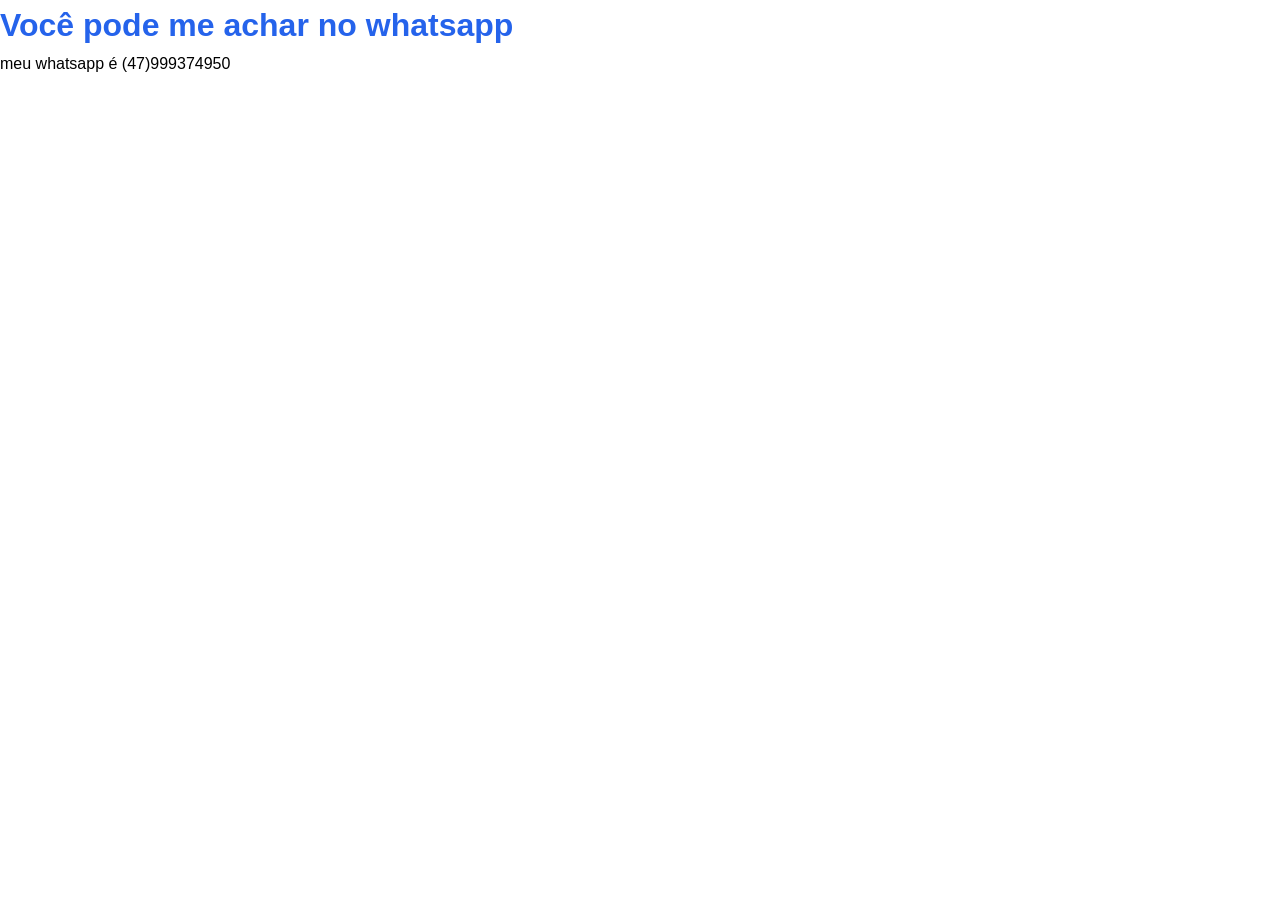
<file: aula 2/contato.html>
<!DOCTYPE html>
<html lang="en">
<head>
    <meta charset="UTF-8">
    <meta name="viewport" content="width=device-width, initial-scale=1.0">
    <title>Document</title>
    <link rel="stylesheet" href="css/style.css">
</head>
<body>
    <h1>Você pode me achar no whatsapp</h1>
    <p>meu whatsapp é (47)999374950</p>
</body>
</html>
</file>
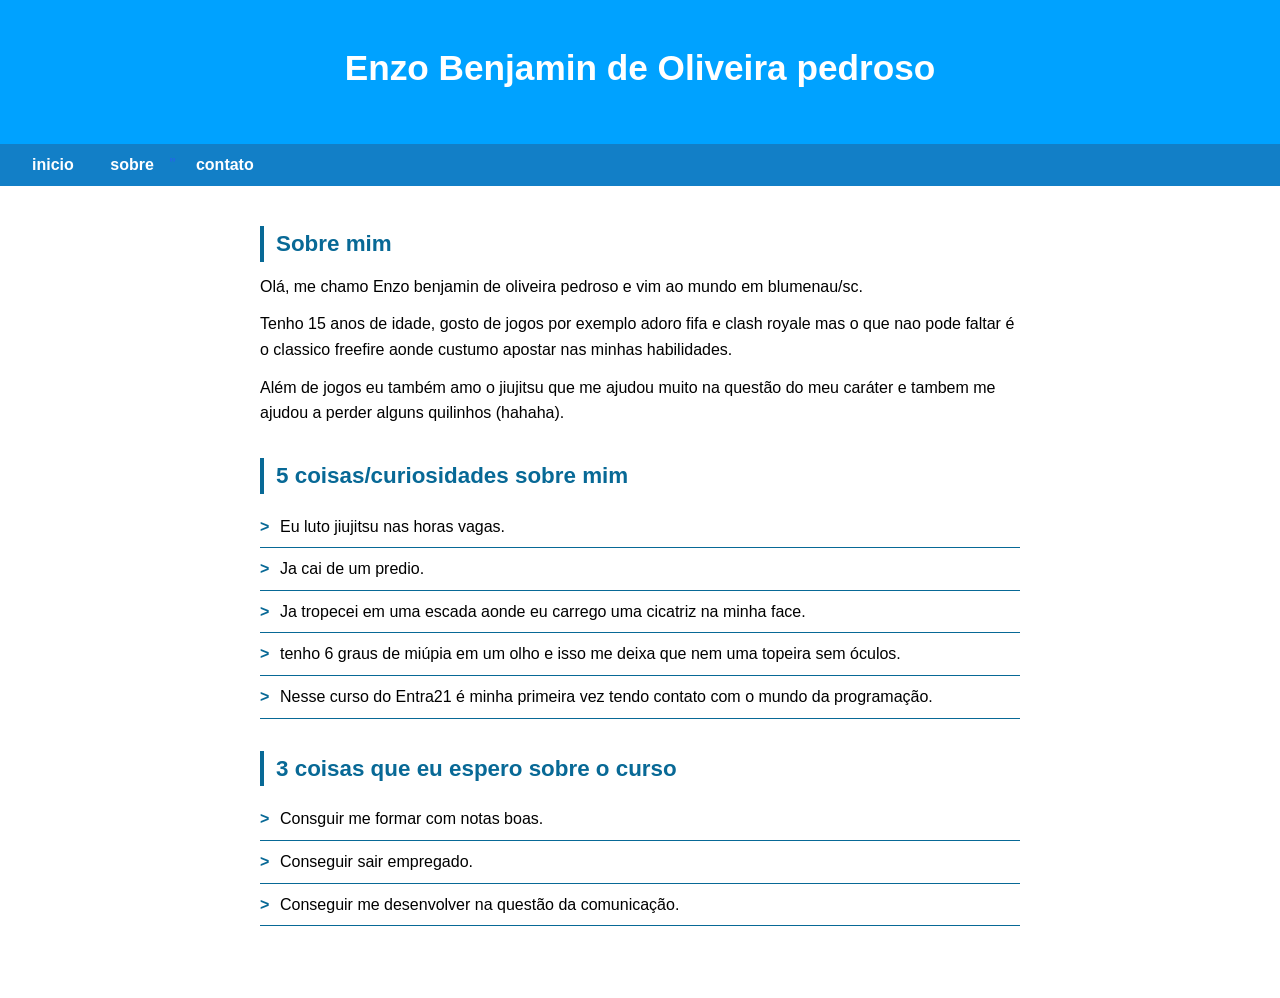
<file: aula 2/index2.html>
<!DOCTYPE html>
<html lang="pt-br">
<head>
    <link rel="stylesheet"
    href="css/style.css">
    <meta charset="UTF-8">
    <meta name="viewport" content="width=device-width, initial-scale=1.0">
    <title>Document</title>
</head>
<body>
    <header>
        <h1>Enzo Benjamin de Oliveira pedroso</h1>

    </header>
    <nav>
       <a href="https://github.com/Enzobenjamin10">inicio</a>
       <a href="sobre.html">sobre</a>"
       <a href="contato.html">contato</a>
    </nav>
<!-- sobre mim -->
<main>


    <section>
        <h2>Sobre mim</h2>
        <p>Olá, me chamo Enzo benjamin de oliveira pedroso
           e vim ao mundo em blumenau/sc.</p>
        <p>Tenho 15 anos de idade, gosto
            de jogos por exemplo adoro fifa e clash royale
            mas o que nao pode faltar é o classico freefire aonde custumo apostar nas minhas habilidades.</p>
        <p>Além de jogos eu também amo o jiujitsu que me ajudou muito na questão do meu caráter e tambem me
            ajudou a perder alguns quilinhos (hahaha).
        </p>
    </section>


    <section>
        <h2>5 coisas/curiosidades sobre mim</h2>
        <ul>
            <li>Eu luto jiujitsu nas horas vagas.</li>
            <li>Ja cai de um predio.</li>
            <li>Ja tropecei em uma escada aonde eu carrego uma cicatriz na minha face.</li>
            <li>tenho 6 graus de miúpia em um olho e isso me deixa que nem uma topeira sem óculos.</li>
            <li>Nesse curso do Entra21 é minha primeira vez tendo contato com o mundo da programação.</li>
        </ul>
    </section>


    <section>
        <h2>3 coisas que eu espero sobre o curso</h2>
        <ul>
            <li>Consguir me formar com notas boas.</li>
            <li>Conseguir sair empregado.</li>
            <li>Conseguir me desenvolver na questão da comunicação.</li>
        </ul>
    </section>
</main>


</body>
</html>
</file>
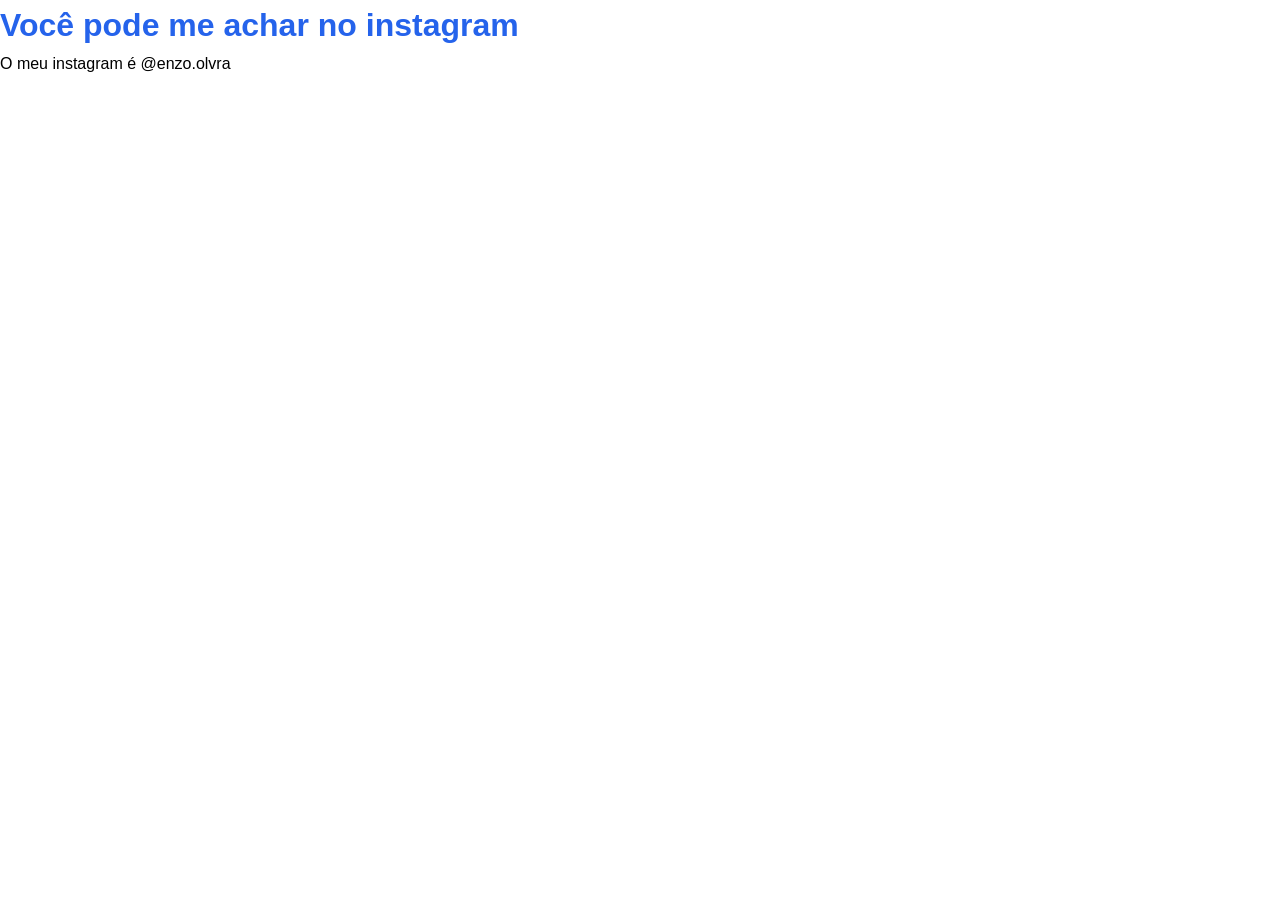
<file: aula 2/sobre.html>
<!DOCTYPE html>
<html lang="pt-br">
<head>
    <meta charset="UTF-8">
    <meta name="viewport" content="width=device-width, initial-scale=1.0">
    <title>Document</title>
    <link rel="stylesheet" href="css/style.css">
</head>
<body>
    <h1>Você pode me achar no instagram</h1>
    <p>O meu instagram é @enzo.olvra</p>
</body>
</html>
</file>
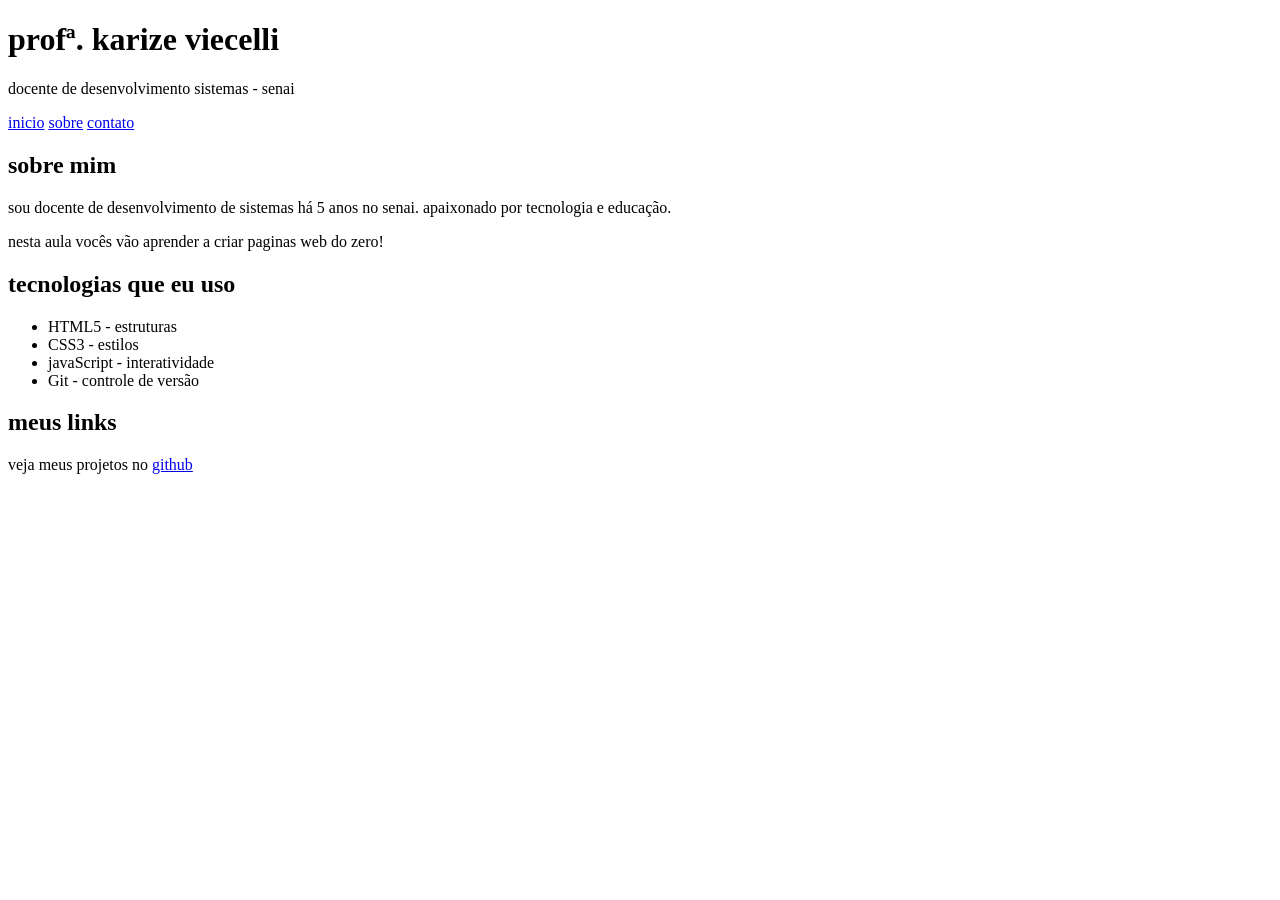
<file: enzo/index2.html>
<!DOCTYPE html>
<html lang="pt-br">
<head>
    <meta charset="UTF-8">
    <meta name="viewport" content="width=device-width, initial-scale=1.0">
    <title>Document</title>
</head>
<body>

    <header>
<h1>profª. karize viecelli</h1>
<p>docente de desenvolvimento sistemas - senai </p>
</header>

<nav>
    <a href="index2.html">inicio</a>
    <a href="sobre.html">sobre</a>
    <a href="contato.html">contato</a>
    
    <main>

        <section>
            <h2>sobre mim</h2>
        <p>sou docente de desenvolvimento de sistemas há 5 anos no senai. apaixonado por tecnologia e educação.</p>
        <p>nesta aula vocês vão aprender a criar paginas web do zero!</p>
        </section>
    </main>
<section>

    <h2>tecnologias que eu uso</h2>
    <ul>
    <li>HTML5 - estruturas</li>
    <li>CSS3 - estilos</li>
    <li>javaScript - interatividade</li>
    <li>Git - controle de versão</li>
     </ul>
</section>

<section>
    <h2>meus links</h2><p>
        veja meus projetos no <a 
        href="https://github.com"
        target="_blank"
        rel="noopener">
        github
    </a>
  </p>
</section>
</file>
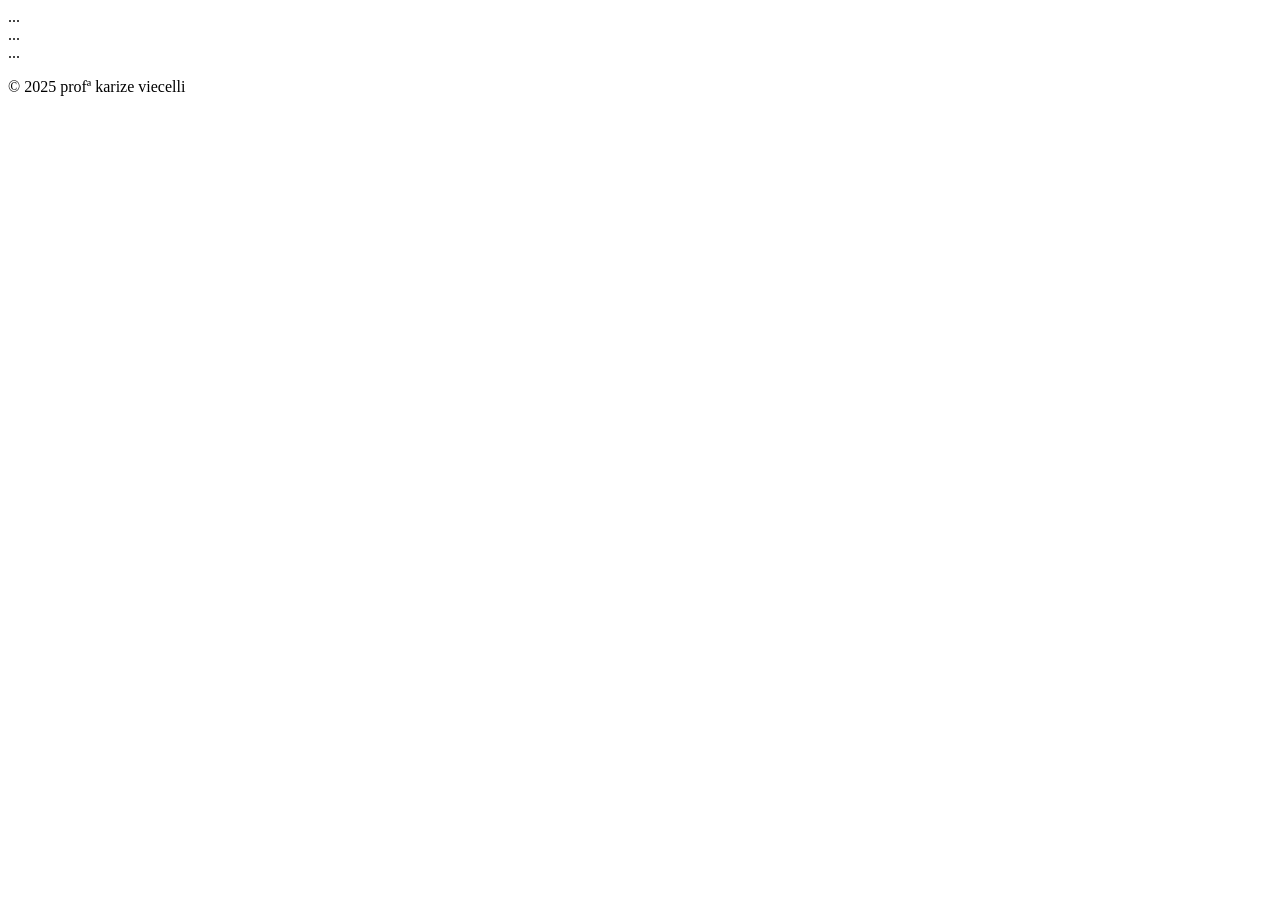
<file: enzo/indexpadrao.html>
<!DOCTYPE html>
<html lang="en">

<head>
    <meta charset="UTF-8">
    <meta name="viewport" content="width=device-width, initial-scale=1.0">
    <title>Document</title>
</head>

<body>

    <body>

        <!--===== CABEÇALHO ===== -->
        <header>...</header>

        <!--===== NAVEGAÇAO ===== -->
        <nav>...</nav>

        <!--===== CONTEUDO PRINCIPAL ===== -->
        <main>
            <!-- seçao sobre mim -->
            <section> ... </section>
        </main>
        <!--===== RODAPE ===== -->
        <footer>
            <p>&copy; 2025 profª karize viecelli</p>
        </footer>
    </body>

</html>
</body>

</html>
</file>
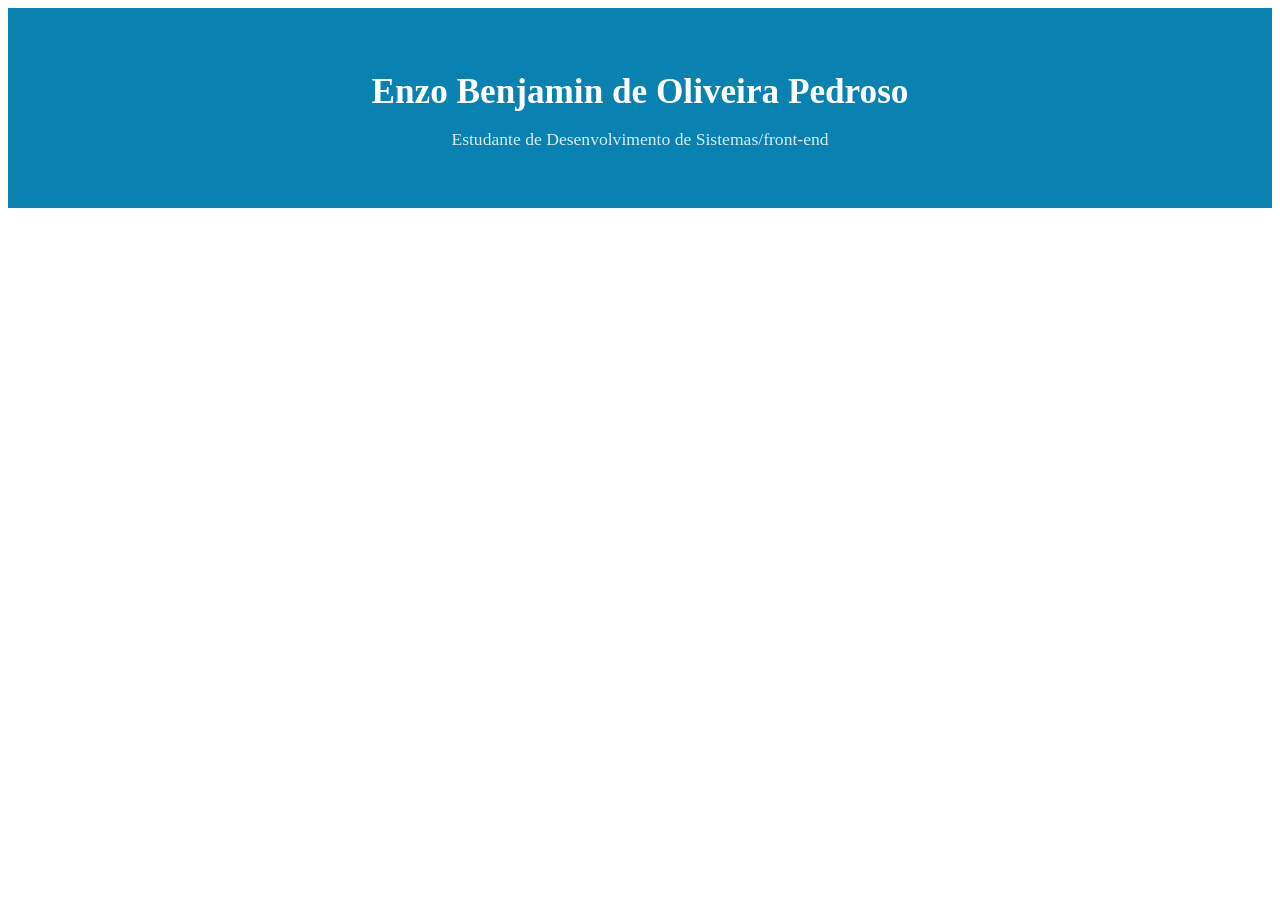
<file: meu site/aula 2/index2.html>
<!DOCTYPE html>
<html lang="pt-br">
<head>
    <meta charset="UTF-8">
    <meta name="viewport" content="width=device-width, initial-scale=1.0">
    <title>CSS</title>
    <link rel="stylesheet" href="css/style.css">
   
</head>
<header>
   <h1>Enzo Benjamin de Oliveira Pedroso</h1>
    <p>Estudante de Desenvolvimento de Sistemas/front-end</p>
</header>

    <section></section>
</body>



</body>
</html>
</file>
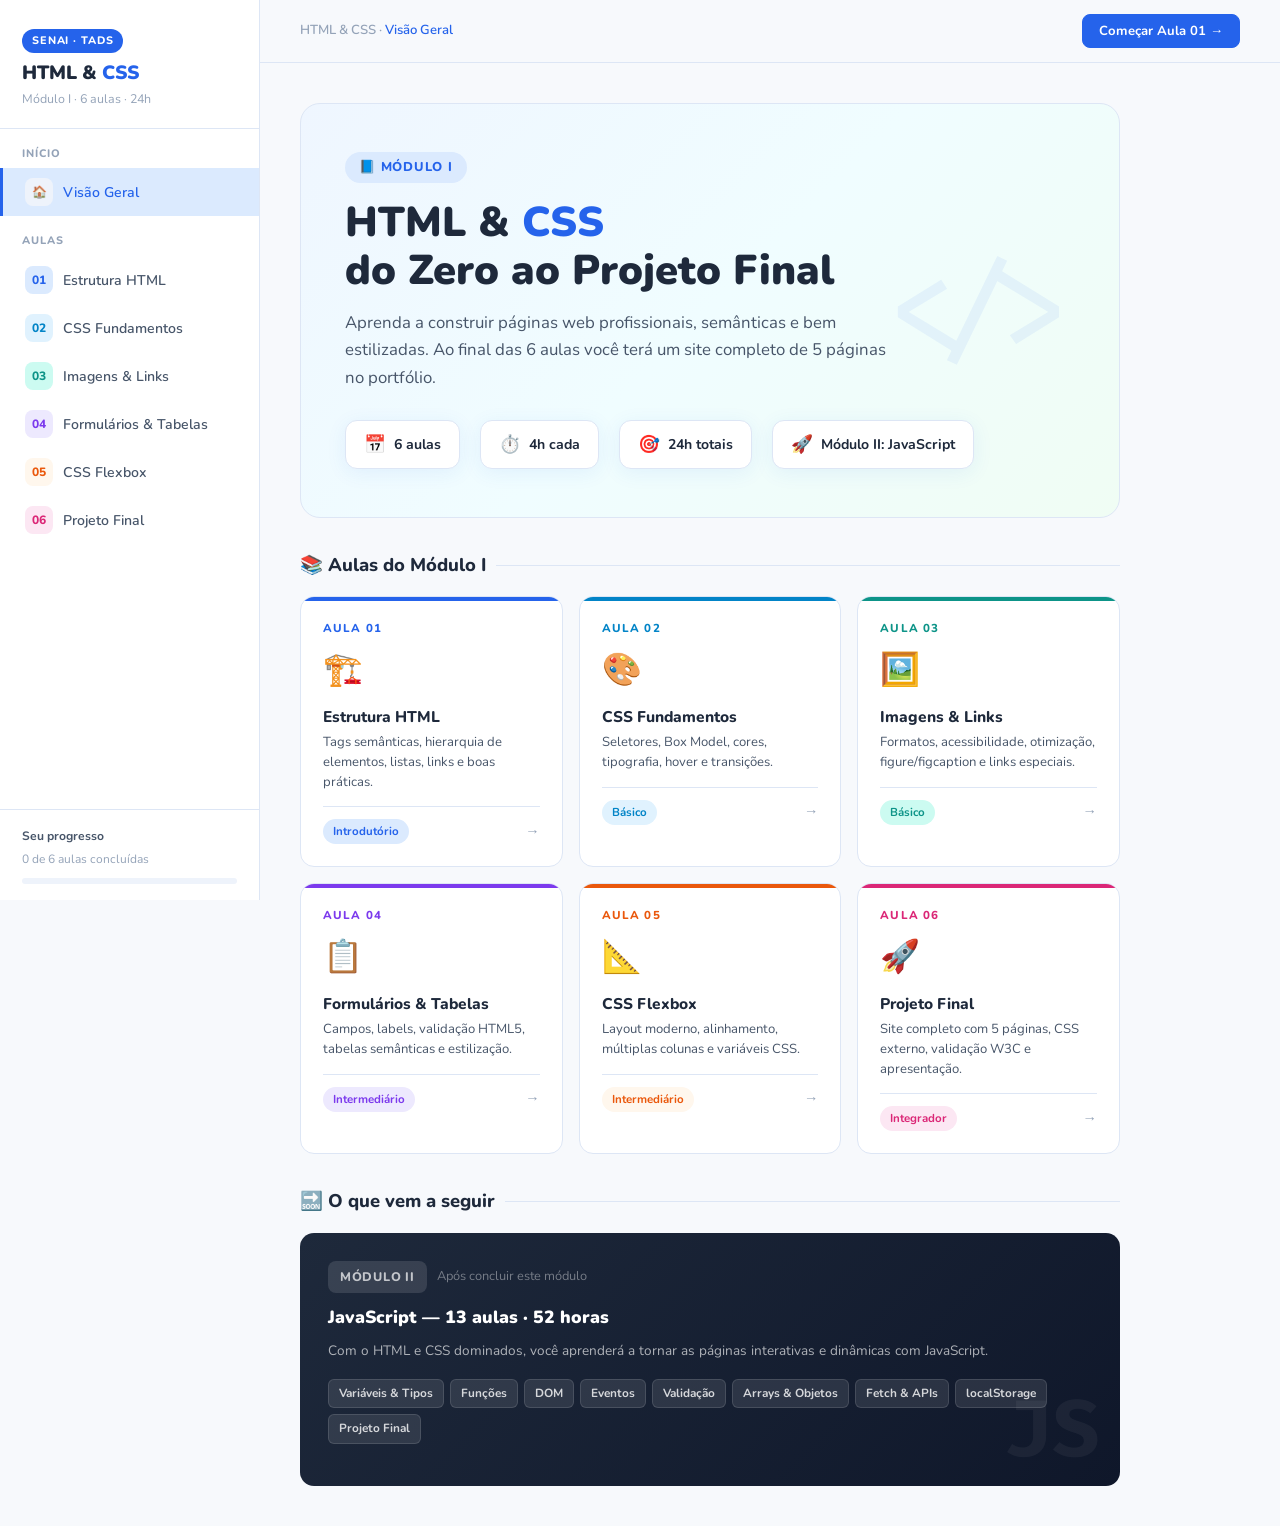
<file: enzo/plano-html-css-main (2)/plano-html-css-main/aula 01/01 - index.html>
<!DOCTYPE html>
<html lang="pt-BR">
<head>
<meta charset="UTF-8">
<meta name="viewport" content="width=device-width, initial-scale=1.0">
<title>HTML & CSS — Plano de Aulas SENAI</title>
<link rel="preconnect" href="https://fonts.googleapis.com">
<link href="https://fonts.googleapis.com/css2?family=Nunito:wght@400;600;700;800;900&family=Fira+Code:wght@400;500&display=swap" rel="stylesheet">
<style>
/* ══════════════════════════════════════════════
   RESET & VARIÁVEIS
══════════════════════════════════════════════ */
*, *::before, *::after { margin: 0; padding: 0; box-sizing: border-box; }

:root {
  --bg:        #F7F9FC;
  --surface:   #FFFFFF;
  --surface2:  #EEF3FB;
  --border:    #DDE6F5;

  --blue:      #2563EB;
  --blue-lt:   #DBEAFE;
  --blue-mid:  #3B82F6;
  --sky:       #38BDF8;
  --sky-lt:    #E0F7FF;

  --teal:      #0D9488;
  --teal-lt:   #CCFBF1;
  --green:     #16A34A;
  --green-lt:  #DCFCE7;
  --purple:    #7C3AED;
  --purple-lt: #EDE9FE;
  --orange:    #EA580C;
  --orange-lt: #FFF7ED;
  --pink:      #DB2777;
  --pink-lt:   #FCE7F3;
  --amber:     #D97706;
  --amber-lt:  #FEF3C7;

  --txt:       #1E293B;
  --txt-2:     #475569;
  --txt-3:     #94A3B8;

  --nav-w:     260px;
  --radius:    14px;
  --shadow:    0 4px 20px rgba(37,99,235,.08);
  --shadow-lg: 0 8px 40px rgba(37,99,235,.14);

  --font:      'Nunito', sans-serif;
  --mono:      'Fira Code', monospace;
}

html { scroll-behavior: smooth; }

body {
  font-family: var(--font);
  background: var(--bg);
  color: var(--txt);
  display: flex;
  min-height: 100vh;
  line-height: 1.65;
}

/* ══════════════════════════════════════════════
   SIDEBAR NAV
══════════════════════════════════════════════ */
#sidebar {
  width: var(--nav-w);
  background: var(--surface);
  border-right: 1px solid var(--border);
  position: fixed;
  top: 0; left: 0;
  height: 100vh;
  overflow-y: auto;
  display: flex;
  flex-direction: column;
  z-index: 200;
  transition: transform .3s ease;
}

.sidebar-brand {
  padding: 26px 22px 18px;
  border-bottom: 1px solid var(--border);
}
.brand-badge {
  display: inline-block;
  background: var(--blue);
  color: #fff;
  font-size: .68rem;
  font-weight: 800;
  letter-spacing: .08em;
  padding: 3px 10px;
  border-radius: 20px;
  margin-bottom: 8px;
  text-transform: uppercase;
}
.brand-title {
  font-size: 1.2rem;
  font-weight: 900;
  color: var(--txt);
  line-height: 1.25;
}
.brand-title span { color: var(--blue); }
.brand-sub {
  font-size: .78rem;
  color: var(--txt-3);
  margin-top: 4px;
}

.nav-section-label {
  font-size: .68rem;
  font-weight: 800;
  letter-spacing: .1em;
  color: var(--txt-3);
  text-transform: uppercase;
  padding: 16px 22px 6px;
}

.nav-item {
  display: flex;
  align-items: center;
  gap: 10px;
  padding: 10px 18px 10px 22px;
  border-radius: 0;
  cursor: pointer;
  text-decoration: none;
  color: var(--txt-2);
  font-size: .88rem;
  font-weight: 600;
  transition: background .18s, color .18s;
  border-left: 3px solid transparent;
  position: relative;
}
.nav-item:hover { background: var(--surface2); color: var(--blue); }
.nav-item.active {
  background: var(--blue-lt);
  color: var(--blue);
  border-left-color: var(--blue);
}
.nav-dot {
  width: 28px; height: 28px;
  border-radius: 8px;
  display: flex; align-items: center; justify-content: center;
  font-size: .75rem;
  font-weight: 800;
  flex-shrink: 0;
}
.nav-check {
  margin-left: auto;
  font-size: .7rem;
  opacity: 0;
  transition: opacity .2s;
}
.nav-item.done .nav-check { opacity: 1; color: var(--green); }

.sidebar-footer {
  margin-top: auto;
  padding: 16px 22px;
  border-top: 1px solid var(--border);
  font-size: .76rem;
  color: var(--txt-3);
}
.progress-bar-wrap {
  background: var(--surface2);
  border-radius: 20px;
  height: 6px;
  margin-top: 8px;
  overflow: hidden;
}
.progress-bar-fill {
  height: 100%;
  background: linear-gradient(90deg, var(--blue), var(--sky));
  border-radius: 20px;
  transition: width .4s ease;
}

/* ══════════════════════════════════════════════
   MAIN CONTENT
══════════════════════════════════════════════ */
#main {
  margin-left: var(--nav-w);
  flex: 1;
  min-height: 100vh;
}

/* ── TOP BAR ── */
.topbar {
  position: sticky; top: 0;
  background: rgba(247,249,252,.92);
  backdrop-filter: blur(12px);
  border-bottom: 1px solid var(--border);
  padding: 14px 40px;
  display: flex;
  align-items: center;
  justify-content: space-between;
  z-index: 100;
}
.topbar-left { display: flex; align-items: center; gap: 12px; }
.topbar-crumb {
  font-size: .82rem;
  color: var(--txt-3);
  font-weight: 600;
}
.topbar-crumb span { color: var(--blue); }
.topbar-right { display: flex; gap: 8px; }
.btn-nav {
  background: var(--surface);
  border: 1px solid var(--border);
  color: var(--txt-2);
  padding: 7px 16px;
  border-radius: 8px;
  font-size: .82rem;
  font-weight: 700;
  cursor: pointer;
  font-family: var(--font);
  transition: all .18s;
  display: flex; align-items: center; gap: 6px;
}
.btn-nav:hover { background: var(--blue); color: #fff; border-color: var(--blue); }
.btn-nav.primary { background: var(--blue); color: #fff; border-color: var(--blue); }
.btn-nav.primary:hover { background: #1D4ED8; }
#menu-toggle {
  display: none;
  background: none; border: none;
  font-size: 1.3rem; cursor: pointer; color: var(--txt);
}

/* ── PÁGINAS ── */
.page { display: none; padding: 40px; max-width: 900px; animation: fadeIn .35s ease; }
.page.active { display: block; }
@keyframes fadeIn { from { opacity: 0; transform: translateY(14px); } to { opacity: 1; transform: translateY(0); } }

/* ══════════════════════════════════════════════
   HOME PAGE
══════════════════════════════════════════════ */
.hero-home {
  background: linear-gradient(135deg, #EFF6FF 0%, #F0FDFF 50%, #F0FDF4 100%);
  border: 1px solid var(--border);
  border-radius: 20px;
  padding: 48px 44px;
  margin-bottom: 32px;
  position: relative;
  overflow: hidden;
}
.hero-home::before {
  content: '</>';
  position: absolute;
  right: 40px; top: 50%;
  transform: translateY(-50%);
  font-family: var(--mono);
  font-size: 7rem;
  color: rgba(37,99,235,.07);
  font-weight: 500;
  user-select: none;
}
.hero-eyebrow {
  display: inline-flex; align-items: center; gap: 8px;
  background: var(--blue-lt);
  color: var(--blue);
  font-size: .8rem;
  font-weight: 800;
  letter-spacing: .06em;
  padding: 5px 14px;
  border-radius: 20px;
  margin-bottom: 16px;
  text-transform: uppercase;
}
.hero-home h1 {
  font-size: 2.6rem;
  font-weight: 900;
  line-height: 1.15;
  color: var(--txt);
  margin-bottom: 14px;
}
.hero-home h1 span { color: var(--blue); }
.hero-home p { font-size: 1.05rem; color: var(--txt-2); max-width: 560px; margin-bottom: 28px; }

.hero-stats {
  display: flex; gap: 20px; flex-wrap: wrap;
}
.stat-pill {
  display: flex; align-items: center; gap: 8px;
  background: var(--surface);
  border: 1px solid var(--border);
  padding: 9px 18px;
  border-radius: 12px;
  font-size: .88rem;
  font-weight: 700;
  color: var(--txt);
  box-shadow: var(--shadow);
}
.stat-pill .icon { font-size: 1.1rem; }

/* ── GRID DE AULAS ── */
.section-title {
  font-size: 1.15rem;
  font-weight: 800;
  color: var(--txt);
  margin-bottom: 16px;
  display: flex; align-items: center; gap: 10px;
}
.section-title::after {
  content: '';
  flex: 1;
  height: 1px;
  background: var(--border);
}

.aulas-grid {
  display: grid;
  grid-template-columns: repeat(auto-fill, minmax(260px, 1fr));
  gap: 16px;
  margin-bottom: 32px;
}

.aula-card {
  background: var(--surface);
  border: 1px solid var(--border);
  border-radius: var(--radius);
  padding: 22px;
  cursor: pointer;
  transition: transform .2s, box-shadow .2s, border-color .2s;
  position: relative;
  overflow: hidden;
}
.aula-card::before {
  content: '';
  position: absolute;
  top: 0; left: 0; right: 0;
  height: 4px;
  border-radius: var(--radius) var(--radius) 0 0;
}
.aula-card:hover {
  transform: translateY(-4px);
  box-shadow: var(--shadow-lg);
  border-color: transparent;
}
.aula-card-num {
  font-size: .72rem;
  font-weight: 800;
  letter-spacing: .1em;
  text-transform: uppercase;
  margin-bottom: 6px;
}
.aula-card-icon {
  font-size: 2rem;
  margin-bottom: 10px;
  display: block;
}
.aula-card h3 {
  font-size: .97rem;
  font-weight: 800;
  color: var(--txt);
  margin-bottom: 6px;
  line-height: 1.3;
}
.aula-card p {
  font-size: .82rem;
  color: var(--txt-2);
  line-height: 1.5;
}
.aula-card-footer {
  display: flex;
  align-items: center;
  justify-content: space-between;
  margin-top: 14px;
  padding-top: 12px;
  border-top: 1px solid var(--border);
}
.tag-nivel {
  font-size: .72rem;
  font-weight: 700;
  padding: 3px 10px;
  border-radius: 20px;
}
.aula-card-arrow { font-size: .9rem; color: var(--txt-3); }

/* Módulo II card */
.modulo2-card {
  background: linear-gradient(135deg, #1E293B 0%, #0F172A 100%);
  border: none;
  border-radius: var(--radius);
  padding: 28px;
  color: #fff;
  position: relative;
  overflow: hidden;
}
.modulo2-card::after {
  content: 'JS';
  position: absolute;
  right: 20px; bottom: -10px;
  font-family: var(--mono);
  font-size: 5rem;
  font-weight: 700;
  color: rgba(255,255,255,.05);
}
.modulo2-card h3 { font-size: 1.1rem; font-weight: 900; margin-bottom: 8px; }
.modulo2-card p { font-size: .85rem; color: rgba(255,255,255,.65); margin-bottom: 16px; }
.js-topics {
  display: flex; flex-wrap: wrap; gap: 6px; margin-bottom: 14px;
}
.js-chip {
  background: rgba(255,255,255,.1);
  color: rgba(255,255,255,.8);
  font-size: .74rem;
  font-weight: 700;
  padding: 4px 10px;
  border-radius: 6px;
  border: 1px solid rgba(255,255,255,.12);
}

/* ══════════════════════════════════════════════
   AULA PAGE
══════════════════════════════════════════════ */
.aula-hero {
  border-radius: 20px;
  padding: 40px 40px 36px;
  margin-bottom: 28px;
  position: relative;
  overflow: hidden;
}
.aula-hero-eyebrow {
  font-size: .76rem;
  font-weight: 800;
  letter-spacing: .1em;
  text-transform: uppercase;
  opacity: .7;
  margin-bottom: 8px;
}
.aula-hero h1 {
  font-size: 2rem;
  font-weight: 900;
  line-height: 1.2;
  margin-bottom: 12px;
  color: var(--txt);
}
.aula-hero p {
  font-size: 1rem;
  color: var(--txt-2);
  max-width: 600px;
  margin-bottom: 22px;
}
.aula-meta-row {
  display: flex; gap: 10px; flex-wrap: wrap;
}
.meta-chip {
  display: flex; align-items: center; gap: 6px;
  background: rgba(255,255,255,.7);
  border: 1px solid var(--border);
  border-radius: 8px;
  padding: 6px 14px;
  font-size: .82rem;
  font-weight: 700;
  color: var(--txt);
  backdrop-filter: blur(4px);
}

/* ── SEÇÕES DA AULA ── */
.content-section {
  background: var(--surface);
  border: 1px solid var(--border);
  border-radius: var(--radius);
  margin-bottom: 20px;
  overflow: hidden;
}
.section-header {
  padding: 16px 22px;
  display: flex;
  align-items: center;
  gap: 12px;
  cursor: pointer;
  user-select: none;
  border-bottom: 1px solid transparent;
  transition: background .15s;
}
.section-header:hover { background: var(--surface2); }
.section-header.open { border-bottom-color: var(--border); }
.section-icon {
  width: 36px; height: 36px;
  border-radius: 10px;
  display: flex; align-items: center; justify-content: center;
  font-size: 1rem;
  flex-shrink: 0;
}
.section-label {
  font-size: .97rem;
  font-weight: 800;
  color: var(--txt);
  flex: 1;
}
.section-chevron {
  color: var(--txt-3);
  transition: transform .25s;
  font-size: .9rem;
}
.section-header.open .section-chevron { transform: rotate(180deg); }
.section-body {
  padding: 0;
  max-height: 0;
  overflow: hidden;
  transition: max-height .35s ease, padding .35s;
}
.section-body.open {
  padding: 20px 22px 22px;
  max-height: 2000px;
}

/* ── LISTAS ── */
.item-list { list-style: none; display: flex; flex-direction: column; gap: 8px; }
.item-list li {
  display: flex;
  align-items: flex-start;
  gap: 10px;
  font-size: .9rem;
  color: var(--txt-2);
  line-height: 1.55;
}
.item-list li::before {
  content: '›';
  font-size: 1.1rem;
  font-weight: 800;
  flex-shrink: 0;
  margin-top: 1px;
}

.steps-list { list-style: none; display: flex; flex-direction: column; gap: 12px; }
.steps-list li {
  display: flex;
  gap: 14px;
  align-items: flex-start;
  font-size: .9rem;
  color: var(--txt-2);
  line-height: 1.55;
}
.step-num {
  width: 26px; height: 26px;
  border-radius: 8px;
  background: var(--blue-lt);
  color: var(--blue);
  font-size: .78rem;
  font-weight: 800;
  display: flex; align-items: center; justify-content: center;
  flex-shrink: 0;
  margin-top: 2px;
}

/* ── RECURSOS ── */
.recursos-grid {
  display: grid;
  grid-template-columns: repeat(auto-fill, minmax(240px, 1fr));
  gap: 12px;
}
.recurso-card {
  background: var(--surface2);
  border: 1px solid var(--border);
  border-radius: 12px;
  padding: 16px;
  text-decoration: none;
  color: var(--txt);
  transition: all .2s;
  display: flex;
  flex-direction: column;
  gap: 6px;
}
.recurso-card:hover {
  border-color: var(--blue);
  box-shadow: 0 0 0 3px var(--blue-lt);
  transform: translateY(-2px);
}
.recurso-icon { font-size: 1.5rem; }
.recurso-title {
  font-size: .88rem;
  font-weight: 800;
  color: var(--txt);
  line-height: 1.3;
}
.recurso-desc {
  font-size: .78rem;
  color: var(--txt-3);
}
.recurso-link {
  display: flex; align-items: center; gap: 5px;
  font-size: .78rem;
  font-weight: 700;
  color: var(--blue);
  margin-top: 4px;
}

/* ── APROFUNDAMENTO ── */
.deep-list { display: flex; flex-direction: column; gap: 8px; }
.deep-link {
  display: flex;
  align-items: center;
  gap: 10px;
  background: var(--surface2);
  border: 1px solid var(--border);
  border-radius: 10px;
  padding: 11px 16px;
  text-decoration: none;
  color: var(--txt);
  font-size: .88rem;
  font-weight: 600;
  transition: all .18s;
}
.deep-link:hover {
  border-color: var(--blue);
  color: var(--blue);
  background: var(--blue-lt);
}
.deep-link-arrow { margin-left: auto; color: var(--txt-3); font-size: .85rem; transition: transform .18s; }
.deep-link:hover .deep-link-arrow { transform: translateX(4px); color: var(--blue); }

/* ── DESAFIO ── */
.desafio-box {
  border-radius: 16px;
  border: 2px solid;
  overflow: hidden;
}
.desafio-header {
  padding: 20px 24px 16px;
  display: flex;
  align-items: flex-start;
  gap: 14px;
}
.desafio-emoji { font-size: 2.2rem; line-height: 1; }
.desafio-header-text h3 {
  font-size: 1.1rem;
  font-weight: 900;
  margin-bottom: 4px;
}
.desafio-header-text p {
  font-size: .88rem;
  opacity: .75;
  line-height: 1.5;
}
.desafio-body { padding: 0 24px 24px; }
.desafio-checklist {
  list-style: none;
  display: flex;
  flex-direction: column;
  gap: 8px;
  margin-bottom: 20px;
}
.desafio-checklist li {
  display: flex;
  align-items: flex-start;
  gap: 10px;
  font-size: .9rem;
  line-height: 1.55;
  padding: 8px 12px;
  border-radius: 8px;
}
.check-box {
  width: 20px; height: 20px;
  border-radius: 5px;
  border: 2px solid;
  flex-shrink: 0;
  margin-top: 2px;
  cursor: pointer;
  display: flex; align-items: center; justify-content: center;
  font-size: .7rem;
  transition: all .15s;
}
.check-box.checked { content: '✓'; }
.desafio-entrega {
  border-radius: 10px;
  padding: 14px 16px;
  font-size: .88rem;
  margin-bottom: 16px;
}
.desafio-entrega strong { display: block; font-size: .8rem; font-weight: 800; letter-spacing: .06em; text-transform: uppercase; margin-bottom: 4px; }
.criterios-grid {
  display: grid;
  grid-template-columns: 1fr 1fr;
  gap: 8px;
}
.criterio-chip {
  background: rgba(255,255,255,.5);
  border: 1px solid;
  border-radius: 8px;
  padding: 8px 12px;
  font-size: .8rem;
  font-weight: 700;
  display: flex;
  align-items: center;
  gap: 6px;
}

/* ── MUNDO DO TRABALHO ── */
.mundo-box {
  background: linear-gradient(135deg, #EFF6FF, #F0FDFF);
  border: 1px solid var(--blue-lt);
  border-radius: 14px;
  padding: 22px 24px;
  display: flex;
  gap: 16px;
  align-items: flex-start;
}
.mundo-icon { font-size: 2rem; flex-shrink: 0; }
.mundo-box h4 { font-size: .88rem; font-weight: 800; color: var(--blue); margin-bottom: 6px; text-transform: uppercase; letter-spacing: .06em; }
.mundo-box p { font-size: .9rem; color: var(--txt-2); line-height: 1.6; }

/* ── PROGRESSO DA AULA ── */
.aula-progress {
  background: var(--surface);
  border: 1px solid var(--border);
  border-radius: var(--radius);
  padding: 18px 22px;
  margin-bottom: 20px;
  display: flex;
  align-items: center;
  gap: 16px;
}
.progress-ring { font-size: 2rem; }
.progress-text { flex: 1; }
.progress-text h4 { font-size: .88rem; font-weight: 800; color: var(--txt); margin-bottom: 2px; }
.progress-text p { font-size: .78rem; color: var(--txt-3); }
.btn-complete {
  background: var(--green);
  color: #fff;
  border: none;
  padding: 9px 20px;
  border-radius: 9px;
  font-size: .85rem;
  font-weight: 800;
  cursor: pointer;
  font-family: var(--font);
  transition: all .18s;
  display: flex; align-items: center; gap: 6px;
}
.btn-complete:hover { background: #15803D; transform: scale(1.03); }
.btn-complete.done { background: var(--surface2); color: var(--green); border: 2px solid var(--green); }

/* ── CÓDIGO INLINE ── */
code {
  font-family: var(--mono);
  background: var(--surface2);
  border: 1px solid var(--border);
  color: var(--blue);
  padding: 2px 7px;
  border-radius: 5px;
  font-size: .82em;
}

/* ══════════════════════════════════════════════
   AULA CORES TEMÁTICAS
══════════════════════════════════════════════ */
/* Aula 1 — Azul */
.t1 { --ac: var(--blue); --ac-lt: var(--blue-lt); --ac-mid: var(--blue-mid); }
/* Aula 2 — Sky */
.t2 { --ac: #0284C7; --ac-lt: #E0F2FE; --ac-mid: #0EA5E9; }
/* Aula 3 — Teal */
.t3 { --ac: var(--teal); --ac-lt: var(--teal-lt); --ac-mid: #14B8A6; }
/* Aula 4 — Roxo */
.t4 { --ac: var(--purple); --ac-lt: var(--purple-lt); --ac-mid: #8B5CF6; }
/* Aula 5 — Orange */
.t5 { --ac: var(--orange); --ac-lt: var(--orange-lt); --ac-mid: #F97316; }
/* Aula 6 — Pink */
.t6 { --ac: var(--pink); --ac-lt: var(--pink-lt); --ac-mid: #EC4899; }

/* Aplicação das cores */
[class*="t"] .aula-hero { background: linear-gradient(135deg, var(--ac-lt), #F7F9FC); border: 1px solid var(--border); }
[class*="t"] .aula-hero h1 { color: var(--txt); }
[class*="t"] .aula-hero-eyebrow { color: var(--ac); }
[class*="t"] .section-icon { background: var(--ac-lt); color: var(--ac); }
[class*="t"] .item-list li::before { color: var(--ac); }
[class*="t"] .step-num { background: var(--ac-lt); color: var(--ac); }

/* Cards na home */
.c1::before { background: var(--blue); }
.c2::before { background: #0284C7; }
.c3::before { background: var(--teal); }
.c4::before { background: var(--purple); }
.c5::before { background: var(--orange); }
.c6::before { background: var(--pink); }

.c1 .aula-card-num { color: var(--blue); }
.c2 .aula-card-num { color: #0284C7; }
.c3 .aula-card-num { color: var(--teal); }
.c4 .aula-card-num { color: var(--purple); }
.c5 .aula-card-num { color: var(--orange); }
.c6 .aula-card-num { color: var(--pink); }

.c1 .tag-nivel { background: var(--blue-lt); color: var(--blue); }
.c2 .tag-nivel { background: #E0F2FE; color: #0284C7; }
.c3 .tag-nivel { background: var(--teal-lt); color: var(--teal); }
.c4 .tag-nivel { background: var(--purple-lt); color: var(--purple); }
.c5 .tag-nivel { background: var(--orange-lt); color: var(--orange); }
.c6 .tag-nivel { background: var(--pink-lt); color: var(--pink); }

/* Sidebar nav dots */
.nd1 { background: var(--blue-lt); color: var(--blue); }
.nd2 { background: #E0F2FE; color: #0284C7; }
.nd3 { background: var(--teal-lt); color: var(--teal); }
.nd4 { background: var(--purple-lt); color: var(--purple); }
.nd5 { background: var(--orange-lt); color: var(--orange); }
.nd6 { background: var(--pink-lt); color: var(--pink); }

/* Desafio boxes */
.t1 .desafio-box { border-color: var(--blue-lt); }
.t1 .desafio-header { background: var(--blue-lt); }
.t1 .desafio-header-text h3 { color: var(--blue); }
.t1 .desafio-checklist li { background: #F0F7FF; }
.t1 .check-box { border-color: var(--blue); color: var(--blue); }
.t1 .check-box.checked { background: var(--blue); color: #fff; }
.t1 .desafio-entrega { background: var(--blue-lt); color: var(--blue); }
.t1 .criterio-chip { border-color: var(--blue-lt); background: var(--blue-lt); color: var(--blue); }

.t2 .desafio-box { border-color: #BAE6FD; }
.t2 .desafio-header { background: #E0F2FE; }
.t2 .desafio-header-text h3 { color: #0284C7; }
.t2 .desafio-checklist li { background: #F0F9FF; }
.t2 .check-box { border-color: #0284C7; color: #0284C7; }
.t2 .check-box.checked { background: #0284C7; color: #fff; }
.t2 .desafio-entrega { background: #E0F2FE; color: #0284C7; }
.t2 .criterio-chip { border-color: #BAE6FD; background: #E0F2FE; color: #0284C7; }

.t3 .desafio-box { border-color: var(--teal-lt); }
.t3 .desafio-header { background: var(--teal-lt); }
.t3 .desafio-header-text h3 { color: var(--teal); }
.t3 .desafio-checklist li { background: #F0FDFA; }
.t3 .check-box { border-color: var(--teal); color: var(--teal); }
.t3 .check-box.checked { background: var(--teal); color: #fff; }
.t3 .desafio-entrega { background: var(--teal-lt); color: var(--teal); }
.t3 .criterio-chip { border-color: var(--teal-lt); background: var(--teal-lt); color: var(--teal); }

.t4 .desafio-box { border-color: var(--purple-lt); }
.t4 .desafio-header { background: var(--purple-lt); }
.t4 .desafio-header-text h3 { color: var(--purple); }
.t4 .desafio-checklist li { background: #FAF5FF; }
.t4 .check-box { border-color: var(--purple); color: var(--purple); }
.t4 .check-box.checked { background: var(--purple); color: #fff; }
.t4 .desafio-entrega { background: var(--purple-lt); color: var(--purple); }
.t4 .criterio-chip { border-color: var(--purple-lt); background: var(--purple-lt); color: var(--purple); }

.t5 .desafio-box { border-color: #FED7AA; }
.t5 .desafio-header { background: var(--orange-lt); }
.t5 .desafio-header-text h3 { color: var(--orange); }
.t5 .desafio-checklist li { background: #FFF7ED; }
.t5 .check-box { border-color: var(--orange); color: var(--orange); }
.t5 .check-box.checked { background: var(--orange); color: #fff; }
.t5 .desafio-entrega { background: var(--orange-lt); color: var(--orange); }
.t5 .criterio-chip { border-color: #FED7AA; background: var(--orange-lt); color: var(--orange); }

.t6 .desafio-box { border-color: #FBCFE8; }
.t6 .desafio-header { background: var(--pink-lt); }
.t6 .desafio-header-text h3 { color: var(--pink); }
.t6 .desafio-checklist li { background: #FFF1F5; }
.t6 .check-box { border-color: var(--pink); color: var(--pink); }
.t6 .check-box.checked { background: var(--pink); color: #fff; }
.t6 .desafio-entrega { background: var(--pink-lt); color: var(--pink); }
.t6 .criterio-chip { border-color: #FBCFE8; background: var(--pink-lt); color: var(--pink); }

/* ══════════════════════════════════════════════
   MOBILE
══════════════════════════════════════════════ */
@media (max-width: 768px) {
  #sidebar { transform: translateX(-100%); }
  #sidebar.open { transform: translateX(0); }
  #main { margin-left: 0; }
  #menu-toggle { display: flex; }
  .page { padding: 24px 18px; }
  .hero-home { padding: 28px 22px; }
  .hero-home h1 { font-size: 1.9rem; }
  .hero-home::before { display: none; }
  .criterios-grid { grid-template-columns: 1fr; }
  .topbar { padding: 12px 18px; }
  .aula-hero { padding: 26px 22px; }
  .aula-hero h1 { font-size: 1.5rem; }
}

/* Overlay mobile */
#overlay {
  display: none;
  position: fixed;
  inset: 0;
  background: rgba(0,0,0,.35);
  z-index: 150;
}
#overlay.show { display: block; }
</style>
</head>
<body>

<!-- ══════════════════════════════════════════
     SIDEBAR
══════════════════════════════════════════ -->
<nav id="sidebar">
  <div class="sidebar-brand">
    <div class="brand-badge">SENAI · TADS</div>
    <div class="brand-title">HTML &amp; <span>CSS</span></div>
    <div class="brand-sub">Módulo I · 6 aulas · 24h</div>
  </div>

  <div class="nav-section-label">Início</div>
  <a class="nav-item active" onclick="goTo('home')" href="#">
    <span class="nav-dot" style="background:#EEF3FB;color:#64748B;">🏠</span>
    Visão Geral
  </a>

  <div class="nav-section-label">Aulas</div>
  <a class="nav-item" onclick="goTo('a1')" href="#" data-page="a1">
    <span class="nav-dot nd1">01</span>
    Estrutura HTML
    <span class="nav-check">✓</span>
  </a>
  <a class="nav-item" onclick="goTo('a2')" href="#" data-page="a2">
    <span class="nav-dot nd2">02</span>
    CSS Fundamentos
    <span class="nav-check">✓</span>
  </a>
  <a class="nav-item" onclick="goTo('a3')" href="#" data-page="a3">
    <span class="nav-dot nd3">03</span>
    Imagens &amp; Links
    <span class="nav-check">✓</span>
  </a>
  <a class="nav-item" onclick="goTo('a4')" href="#" data-page="a4">
    <span class="nav-dot nd4">04</span>
    Formulários &amp; Tabelas
    <span class="nav-check">✓</span>
  </a>
  <a class="nav-item" onclick="goTo('a5')" href="#" data-page="a5">
    <span class="nav-dot nd5">05</span>
    CSS Flexbox
    <span class="nav-check">✓</span>
  </a>
  <a class="nav-item" onclick="goTo('a6')" href="#" data-page="a6">
    <span class="nav-dot nd6">06</span>
    Projeto Final
    <span class="nav-check">✓</span>
  </a>

  <div class="sidebar-footer">
    <div style="font-weight:700;color:var(--txt-2);margin-bottom:4px;">Seu progresso</div>
    <div style="color:var(--txt-3);font-size:.75rem;" id="progress-label">0 de 6 aulas concluídas</div>
    <div class="progress-bar-wrap">
      <div class="progress-bar-fill" id="progress-fill" style="width:0%"></div>
    </div>
  </div>
</nav>

<div id="overlay" onclick="closeSidebar()"></div>

<!-- ══════════════════════════════════════════
     MAIN
══════════════════════════════════════════ -->
<div id="main">

  <!-- TOPBAR -->
  <div class="topbar">
    <div class="topbar-left">
      <button id="menu-toggle" onclick="toggleSidebar()">☰</button>
      <span class="topbar-crumb" id="topbar-crumb">HTML &amp; CSS · <span>Visão Geral</span></span>
    </div>
    <div class="topbar-right">
      <button class="btn-nav" id="btn-prev" onclick="prevPage()" style="display:none">← Anterior</button>
      <button class="btn-nav primary" id="btn-next" onclick="nextPage()">Próxima aula →</button>
    </div>
  </div>

  <!-- ════════════════ HOME ════════════════ -->
  <div class="page active" id="page-home">
    <div class="hero-home">
      <div class="hero-eyebrow">📘 Módulo I</div>
      <h1>HTML &amp; <span>CSS</span><br>do Zero ao Projeto Final</h1>
      <p>Aprenda a construir páginas web profissionais, semânticas e bem estilizadas. Ao final das 6 aulas você terá um site completo de 5 páginas no portfólio.</p>
      <div class="hero-stats">
        <div class="stat-pill"><span class="icon">📅</span> 6 aulas</div>
        <div class="stat-pill"><span class="icon">⏱️</span> 4h cada</div>
        <div class="stat-pill"><span class="icon">🎯</span> 24h totais</div>
        <div class="stat-pill"><span class="icon">🚀</span> Módulo II: JavaScript</div>
      </div>
    </div>

    <div class="section-title">📚 Aulas do Módulo I</div>
    <div class="aulas-grid">
      <div class="aula-card c1" onclick="goTo('a1')">
        <div class="aula-card-num">Aula 01</div>
        <span class="aula-card-icon">🏗️</span>
        <h3>Estrutura HTML</h3>
        <p>Tags semânticas, hierarquia de elementos, listas, links e boas práticas.</p>
        <div class="aula-card-footer">
          <span class="tag-nivel">Introdutório</span>
          <span class="aula-card-arrow">→</span>
        </div>
      </div>
      <div class="aula-card c2" onclick="goTo('a2')">
        <div class="aula-card-num">Aula 02</div>
        <span class="aula-card-icon">🎨</span>
        <h3>CSS Fundamentos</h3>
        <p>Seletores, Box Model, cores, tipografia, hover e transições.</p>
        <div class="aula-card-footer">
          <span class="tag-nivel">Básico</span>
          <span class="aula-card-arrow">→</span>
        </div>
      </div>
      <div class="aula-card c3" onclick="goTo('a3')">
        <div class="aula-card-num">Aula 03</div>
        <span class="aula-card-icon">🖼️</span>
        <h3>Imagens &amp; Links</h3>
        <p>Formatos, acessibilidade, otimização, figure/figcaption e links especiais.</p>
        <div class="aula-card-footer">
          <span class="tag-nivel">Básico</span>
          <span class="aula-card-arrow">→</span>
        </div>
      </div>
      <div class="aula-card c4" onclick="goTo('a4')">
        <div class="aula-card-num">Aula 04</div>
        <span class="aula-card-icon">📋</span>
        <h3>Formulários &amp; Tabelas</h3>
        <p>Campos, labels, validação HTML5, tabelas semânticas e estilização.</p>
        <div class="aula-card-footer">
          <span class="tag-nivel">Intermediário</span>
          <span class="aula-card-arrow">→</span>
        </div>
      </div>
      <div class="aula-card c5" onclick="goTo('a5')">
        <div class="aula-card-num">Aula 05</div>
        <span class="aula-card-icon">📐</span>
        <h3>CSS Flexbox</h3>
        <p>Layout moderno, alinhamento, múltiplas colunas e variáveis CSS.</p>
        <div class="aula-card-footer">
          <span class="tag-nivel">Intermediário</span>
          <span class="aula-card-arrow">→</span>
        </div>
      </div>
      <div class="aula-card c6" onclick="goTo('a6')">
        <div class="aula-card-num">Aula 06</div>
        <span class="aula-card-icon">🚀</span>
        <h3>Projeto Final</h3>
        <p>Site completo com 5 páginas, CSS externo, validação W3C e apresentação.</p>
        <div class="aula-card-footer">
          <span class="tag-nivel">Integrador</span>
          <span class="aula-card-arrow">→</span>
        </div>
      </div>
    </div>

    <div class="section-title">🔜 O que vem a seguir</div>
    <div class="modulo2-card">
      <div style="display:flex;align-items:center;gap:10px;margin-bottom:10px;">
        <span style="background:rgba(255,255,255,.12);border-radius:8px;padding:6px 12px;font-size:.78rem;font-weight:800;color:rgba(255,255,255,.7);letter-spacing:.06em;">MÓDULO II</span>
        <span style="color:rgba(255,255,255,.4);font-size:.8rem;">Após concluir este módulo</span>
      </div>
      <h3>JavaScript — 13 aulas · 52 horas</h3>
      <p>Com o HTML e CSS dominados, você aprenderá a tornar as páginas interativas e dinâmicas com JavaScript.</p>
      <div class="js-topics">
        <span class="js-chip">Variáveis &amp; Tipos</span>
        <span class="js-chip">Funções</span>
        <span class="js-chip">DOM</span>
        <span class="js-chip">Eventos</span>
        <span class="js-chip">Validação</span>
        <span class="js-chip">Arrays &amp; Objetos</span>
        <span class="js-chip">Fetch &amp; APIs</span>
        <span class="js-chip">localStorage</span>
        <span class="js-chip">Projeto Final</span>
      </div>
    </div>
  </div><!-- /home -->


<!-- ════════════════════════════════════════════════════════════
     AULA 01 — HTML
════════════════════════════════════════════════════════════ -->
<div class="page t1" id="page-a1">
  <div class="aula-progress">
    <span class="progress-ring">📖</span>
    <div class="progress-text">
      <h4>Aula 01 de 06</h4>
      <p>Marque como concluída quando terminar o desafio</p>
    </div>
    <button class="btn-complete" id="complete-a1" onclick="markDone('a1')">✓ Marcar como concluída</button>
  </div>
  <div class="aula-hero">
    <div class="aula-hero-eyebrow">Aula 01 · Introdutório · 4 horas</div>
    <h1>🏗️ Estrutura HTML</h1>
    <p>A espinha dorsal de qualquer página web. Aprenda a escrever HTML semântico, organizado e acessível — a base de tudo que vem depois.</p>
    <div class="aula-meta-row">
      <span class="meta-chip">⏱️ 4 horas</span>
      <span class="meta-chip">📁 1 arquivo HTML</span>
      <span class="meta-chip">🎯 Nível introdutório</span>
    </div>
  </div>

  <div class="content-section">
    <div class="section-header open" onclick="toggle(this)">
      <span class="section-icon">🎯</span>
      <span class="section-label">Objetivo Geral</span>
      <span class="section-chevron">▼</span>
    </div>
    <div class="section-body open">
      <p style="font-size:.95rem;color:var(--txt-2);line-height:1.7;">Desenvolver a capacidade de construir a estrutura básica de uma página HTML5, compreendendo a hierarquia de elementos, semântica e boas práticas de codificação — fundamentos que serão usados em todas as aulas seguintes.</p>
    </div>
  </div>

  <div class="content-section">
    <div class="section-header open" onclick="toggle(this)">
      <span class="section-icon">💡</span>
      <span class="section-label">O que você vai aprender</span>
      <span class="section-chevron">▼</span>
    </div>
    <div class="section-body open">
      <ul class="item-list">
        <li>A estrutura obrigatória de todo documento HTML5: <code>!DOCTYPE</code>, <code>html</code>, <code>head</code>, <code>body</code></li>
        <li>Tags de conteúdo: <code>h1–h6</code>, <code>p</code>, <code>strong</code>, <code>em</code>, <code>span</code>, <code>div</code></li>
        <li>Tags semânticas do HTML5: <code>header</code>, <code>nav</code>, <code>main</code>, <code>section</code>, <code>article</code>, <code>aside</code>, <code>footer</code></li>
        <li>Listas: <code>ul</code> (marcadores), <code>ol</code> (numerada), <code>li</code> (item)</li>
        <li>Hyperlinks: <code>&lt;a href&gt;</code>, atributos <code>target="_blank"</code> e <code>rel="noopener"</code></li>
        <li>Comentários no código: <code>&lt;!-- comentário --&gt;</code></li>
        <li>Boas práticas: indentação, nomenclatura de arquivos, organização</li>
      </ul>
    </div>
  </div>

  <div class="content-section">
    <div class="section-header" onclick="toggle(this)">
      <span class="section-icon">📋</span>
      <span class="section-label">Roteiro da Aula</span>
      <span class="section-chevron">▼</span>
    </div>
    <div class="section-body">
      <ol class="steps-list">
        <li><span class="step-num">1</span><span><strong>Exposição dialogada — 30 min:</strong> História do HTML e evolução até o HTML5, com linha do tempo visual no projetor.</span></li>
        <li><span class="step-num">2</span><span><strong>Demonstração ao vivo — 45 min:</strong> Docente cria uma página do zero no VS Code, explicando cada tag enquanto digita. Alunos acompanham sem digitar.</span></li>
        <li><span class="step-num">3</span><span><strong>Prática guiada — 60 min:</strong> Alunos replicam a página no próprio computador com acompanhamento do docente.</span></li>
        <li><span class="step-num">4</span><span><strong>Desafio autônomo — 60 min:</strong> Cada aluno cria sua própria página de apresentação (ver Desafio).</span></li>
        <li><span class="step-num">5</span><span><strong>Apresentação e feedback — 45 min:</strong> Alunos exibem as páginas no navegador; feedback coletivo sobre semântica e organização.</span></li>
      </ol>
    </div>
  </div>

  <div class="content-section">
    <div class="section-header" onclick="toggle(this)">
      <span class="section-icon">🔗</span>
      <span class="section-label">Ferramentas e Recursos</span>
      <span class="section-chevron">▼</span>
    </div>
    <div class="section-body">
      <div class="recursos-grid">
        <a href="https://code.visualstudio.com/" target="_blank" class="recurso-card">
          <span class="recurso-icon">🛠️</span>
          <div class="recurso-title">VS Code</div>
          <div class="recurso-desc">Editor de código gratuito da Microsoft</div>
          <div class="recurso-link">Download gratuito ↗</div>
        </a>
        <a href="https://marketplace.visualstudio.com/items?itemName=ritwickdey.LiveServer" target="_blank" class="recurso-card">
          <span class="recurso-icon">🔌</span>
          <div class="recurso-title">Live Server</div>
          <div class="recurso-desc">Extensão para ver o HTML ao vivo no navegador</div>
          <div class="recurso-link">VS Code Marketplace ↗</div>
        </a>
        <a href="https://developer.mozilla.org/pt-BR/docs/Web/HTML/Element" target="_blank" class="recurso-card">
          <span class="recurso-icon">📖</span>
          <div class="recurso-title">MDN — Todas as Tags</div>
          <div class="recurso-desc">Referência oficial e completa do HTML</div>
          <div class="recurso-link">Abrir referência ↗</div>
        </a>
        <a href="https://www.w3schools.com/html/default.asp" target="_blank" class="recurso-card">
          <span class="recurso-icon">🎓</span>
          <div class="recurso-title">W3Schools HTML</div>
          <div class="recurso-desc">Tutorial interativo passo a passo</div>
          <div class="recurso-link">Acessar tutorial ↗</div>
        </a>
        <a href="https://validator.w3.org/" target="_blank" class="recurso-card">
          <span class="recurso-icon">✅</span>
          <div class="recurso-title">W3C Validator</div>
          <div class="recurso-desc">Verifique se seu HTML está correto</div>
          <div class="recurso-link">Validar HTML ↗</div>
        </a>
        <a href="https://htmldog.com/guides/html/beginner/" target="_blank" class="recurso-card">
          <span class="recurso-icon">🐶</span>
          <div class="recurso-title">HTML Dog — Guia</div>
          <div class="recurso-desc">Exercícios práticos para iniciantes</div>
          <div class="recurso-link">Abrir guia ↗</div>
        </a>
      </div>
    </div>
  </div>

  <div class="content-section">
    <div class="section-header" onclick="toggle(this)">
      <span class="section-icon">📚</span>
      <span class="section-label">Para se Aprofundar</span>
      <span class="section-chevron">▼</span>
    </div>
    <div class="section-body">
      <div class="deep-list">
        <a href="https://css-tricks.com/why-how-and-when-to-use-semantic-html-and-aria/" target="_blank" class="deep-link">
          Por que HTML Semântico importa — CSS-Tricks <span class="deep-link-arrow">→</span>
        </a>
        <a href="https://web.dev/learn/html/document-structure/" target="_blank" class="deep-link">
          Estrutura de documentos HTML5 — web.dev (Google) <span class="deep-link-arrow">→</span>
        </a>
        <a href="https://github.com/hail2u/html-best-practices" target="_blank" class="deep-link">
          Boas práticas de HTML — repositório GitHub <span class="deep-link-arrow">→</span>
        </a>
        <a href="https://www.w3.org/WAI/fundamentals/accessibility-intro/pt-br" target="_blank" class="deep-link">
          Introdução à Acessibilidade na Web — W3C/WAI <span class="deep-link-arrow">→</span>
        </a>
        <a href="https://developer.mozilla.org/pt-BR/docs/Learn/HTML/Introduction_to_HTML" target="_blank" class="deep-link">
          Guia introdutório ao HTML — MDN Learning Area <span class="deep-link-arrow">→</span>
        </a>
      </div>
    </div>
  </div>

  <div class="desafio-box t1" style="margin-bottom:20px;">
    <div class="desafio-header">
      <span class="desafio-emoji">🎯</span>
      <div class="desafio-header-text">
        <h3>Desafio — Minha Página de Apresentação</h3>
        <p>Crie uma página HTML completa que apresente você ao mundo. Use tudo que aprendeu nesta aula.</p>
      </div>
    </div>
    <div class="desafio-body">
      <ul class="desafio-checklist" id="check-a1">
        <li><span class="check-box" onclick="checkItem(this)"></span>Estrutura completa e válida: <code>!DOCTYPE</code>, <code>html lang="pt-BR"</code>, <code>head</code> com charset e title, <code>body</code></li>
        <li><span class="check-box" onclick="checkItem(this)"></span>Cabeçalho <code>&lt;header&gt;</code> com seu nome em <code>&lt;h1&gt;</code> e uma frase de efeito em <code>&lt;p&gt;</code></li>
        <li><span class="check-box" onclick="checkItem(this)"></span>Navegação <code>&lt;nav&gt;</code> com pelo menos 3 links para páginas futuras do projeto</li>
        <li><span class="check-box" onclick="checkItem(this)"></span>Seção principal <code>&lt;main&gt;</code> com <code>h2</code>, dois parágrafos sobre você e suas áreas de interesse</li>
        <li><span class="check-box" onclick="checkItem(this)"></span>Lista não-ordenada <code>&lt;ul&gt;</code> com 5 tecnologias ou curiosidades</li>
        <li><span class="check-box" onclick="checkItem(this)"></span>Lista ordenada <code>&lt;ol&gt;</code> com os passos para acessar um site de sua escolha</li>
        <li><span class="check-box" onclick="checkItem(this)"></span>Link externo para um site de tecnologia que você usa (abre em nova aba com <code>target="_blank"</code>)</li>
        <li><span class="check-box" onclick="checkItem(this)"></span>Rodapé <code>&lt;footer&gt;</code> com seu nome e o ano</li>
        <li><span class="check-box" onclick="checkItem(this)"></span>Comentários no código indicando cada seção</li>
      </ul>
      <div class="desafio-entrega">
        <strong>📦 Entrega</strong>
        Arquivo <code>index.html</code> salvo na pasta do projeto, exibido no navegador e validado no W3C Validator (zero erros).
      </div>
      <div class="criterios-grid">
        <div class="criterio-chip">✓ HTML válido no W3C</div>
        <div class="criterio-chip">✓ Tags semânticas corretas</div>
        <div class="criterio-chip">✓ Código indentado</div>
        <div class="criterio-chip">✓ Todos os links funcionando</div>
        <div class="criterio-chip">✓ Comentários em cada seção</div>
      </div>
    </div>
  </div>

  <div class="mundo-box">
    <span class="mundo-icon">🌐</span>
    <div>
      <h4>Conexão com o Mundo do Trabalho</h4>
      <p>Empresas como Totvs, CI&amp;T e Stefanini exigem HTML semântico em todos os projetos. A semântica correta melhora o SEO (posicionamento no Google) e a acessibilidade — dois requisitos obrigatórios em contratos corporativos. Saber escrever HTML limpo é o primeiro passo para qualquer vaga de desenvolvedor web.</p>
    </div>
  </div>
</div><!-- /a1 -->


<!-- ════════════════════════════════════════════════════════════
     AULA 02 — CSS
════════════════════════════════════════════════════════════ -->
<div class="page t2" id="page-a2">
  <div class="aula-progress">
    <span class="progress-ring">📖</span>
    <div class="progress-text"><h4>Aula 02 de 06</h4><p>Marque como concluída quando terminar o desafio</p></div>
    <button class="btn-complete" id="complete-a2" onclick="markDone('a2')">✓ Marcar como concluída</button>
  </div>
  <div class="aula-hero">
    <div class="aula-hero-eyebrow">Aula 02 · Básico · 4 horas</div>
    <h1>🎨 CSS Fundamentos</h1>
    <p>Transforme páginas sem estilo em interfaces atraentes. Domine seletores, cores, tipografia e o Box Model — a lógica por trás de todo layout CSS.</p>
    <div class="aula-meta-row">
      <span class="meta-chip">⏱️ 4 horas</span>
      <span class="meta-chip">📁 + arquivo CSS externo</span>
      <span class="meta-chip">🎯 Nível básico</span>
    </div>
  </div>

  <div class="content-section">
    <div class="section-header open" onclick="toggle(this)">
      <span class="section-icon">💡</span>
      <span class="section-label">O que você vai aprender</span>
      <span class="section-chevron">▼</span>
    </div>
    <div class="section-body open">
      <ul class="item-list">
        <li>As 3 formas de aplicar CSS: inline (<code>style=""</code>), interno (<code>&lt;style&gt;</code>) e externo (arquivo <code>.css</code>)</li>
        <li>Seletores: por tag, <code>.classe</code>, <code>#id</code>, agrupado (<code>A, B</code>), descendente (<code>A B</code>), filho direto (<code>A &gt; B</code>)</li>
        <li>Cores: palavras-chave, hexadecimal (<code>#1a73e8</code>), RGB e RGBA com transparência</li>
        <li>Box Model: <code>box-sizing</code>, <code>width</code>, <code>height</code>, <code>padding</code>, <code>margin</code>, <code>border</code></li>
        <li>Tipografia: <code>font-family</code>, <code>font-size</code>, <code>font-weight</code>, <code>line-height</code>, <code>text-align</code></li>
        <li>Pseudo-classes: <code>:hover</code>, <code>:focus</code>, <code>:active</code>, <code>:nth-child</code></li>
        <li>Transições: <code>transition: property duration timing-function</code></li>
      </ul>
    </div>
  </div>

  <div class="content-section">
    <div class="section-header" onclick="toggle(this)">
      <span class="section-icon">📋</span>
      <span class="section-label">Roteiro da Aula</span>
      <span class="section-chevron">▼</span>
    </div>
    <div class="section-body">
      <ol class="steps-list">
        <li><span class="step-num">1</span><span><strong>Exposição dialogada — 30 min:</strong> CSS com exemplos ao vivo no DevTools do Chrome: alterar estilos em tempo real.</span></li>
        <li><span class="step-num">2</span><span><strong>Atividade Box Model — 25 min:</strong> Alunos desenham no papel o Box Model de um elemento, depois inspecionam um site real no Chrome DevTools.</span></li>
        <li><span class="step-num">3</span><span><strong>Prática guiada — 60 min:</strong> Criar o <code>estilos.css</code> externo e estilizar a página da Aula 01 juntos, passo a passo.</span></li>
        <li><span class="step-num">4</span><span><strong>Exploração livre — 30 min:</strong> Alunos testam variações de cores, fontes e espaçamentos no próprio projeto.</span></li>
        <li><span class="step-num">5</span><span><strong>Desafio autônomo — 55 min:</strong> Estilização completa com foco em Box Model e seletores.</span></li>
        <li><span class="step-num">6</span><span><strong>Code review coletivo — 20 min:</strong> 3 alunos exibem o CSS no projetor; turma discute as escolhas.</span></li>
      </ol>
    </div>
  </div>

  <div class="content-section">
    <div class="section-header" onclick="toggle(this)">
      <span class="section-icon">🔗</span>
      <span class="section-label">Ferramentas e Recursos</span>
      <span class="section-chevron">▼</span>
    </div>
    <div class="section-body">
      <div class="recursos-grid">
        <a href="https://coolors.co/" target="_blank" class="recurso-card">
          <span class="recurso-icon">🎨</span>
          <div class="recurso-title">Coolors.co</div>
          <div class="recurso-desc">Gerador de paletas de cores profissionais</div>
          <div class="recurso-link">Criar paleta ↗</div>
        </a>
        <a href="https://fonts.google.com/" target="_blank" class="recurso-card">
          <span class="recurso-icon">🔤</span>
          <div class="recurso-title">Google Fonts</div>
          <div class="recurso-desc">Centenas de fontes gratuitas para web</div>
          <div class="recurso-link">Escolher fonte ↗</div>
        </a>
        <a href="https://developer.mozilla.org/pt-BR/docs/Web/CSS/Reference" target="_blank" class="recurso-card">
          <span class="recurso-icon">📖</span>
          <div class="recurso-title">MDN — Referência CSS</div>
          <div class="recurso-desc">Todas as propriedades CSS documentadas</div>
          <div class="recurso-link">Abrir referência ↗</div>
        </a>
        <a href="https://developer.chrome.com/docs/devtools/css/box-model/" target="_blank" class="recurso-card">
          <span class="recurso-icon">🔍</span>
          <div class="recurso-title">Chrome DevTools</div>
          <div class="recurso-desc">Inspecionar o Box Model ao vivo</div>
          <div class="recurso-link">Ver tutorial ↗</div>
        </a>
        <a href="https://www.w3schools.com/colors/colors_picker.asp" target="_blank" class="recurso-card">
          <span class="recurso-icon">🌈</span>
          <div class="recurso-title">Color Picker</div>
          <div class="recurso-desc">Conversor interativo RGB / HEX / HSL</div>
          <div class="recurso-link">Abrir ferramenta ↗</div>
        </a>
        <a href="https://www.w3schools.com/css/default.asp" target="_blank" class="recurso-card">
          <span class="recurso-icon">🎓</span>
          <div class="recurso-title">W3Schools CSS</div>
          <div class="recurso-desc">Tutorial interativo com exercícios</div>
          <div class="recurso-link">Acessar tutorial ↗</div>
        </a>
      </div>
    </div>
  </div>

  <div class="content-section">
    <div class="section-header" onclick="toggle(this)">
      <span class="section-icon">📚</span>
      <span class="section-label">Para se Aprofundar</span>
      <span class="section-chevron">▼</span>
    </div>
    <div class="section-body">
      <div class="deep-list">
        <a href="https://developer.mozilla.org/pt-BR/docs/Web/CSS/CSS_box_model/Introduction_to_the_CSS_box_model" target="_blank" class="deep-link">Box Model em detalhes — MDN <span class="deep-link-arrow">→</span></a>
        <a href="https://css-tricks.com/specifics-on-css-specificity/" target="_blank" class="deep-link">Especificidade CSS — como a cascata decide qual estilo vence <span class="deep-link-arrow">→</span></a>
        <a href="https://web.dev/articles/css-variables" target="_blank" class="deep-link">Variáveis CSS (Custom Properties) — web.dev <span class="deep-link-arrow">→</span></a>
        <a href="https://developer.mozilla.org/pt-BR/docs/Web/CSS/Pseudo-classes" target="_blank" class="deep-link">Guia completo de pseudo-classes — MDN <span class="deep-link-arrow">→</span></a>
        <a href="https://developer.mozilla.org/pt-BR/docs/Web/CSS/CSS_transitions/Using_CSS_transitions" target="_blank" class="deep-link">Transições CSS — MDN <span class="deep-link-arrow">→</span></a>
      </div>
    </div>
  </div>

  <div class="desafio-box t2" style="margin-bottom:20px;">
    <div class="desafio-header">
      <span class="desafio-emoji">🎯</span>
      <div class="desafio-header-text">
        <h3>Desafio — Página Estilizada com CSS Externo</h3>
        <p>Crie o <code>estilos.css</code> e aplique à página da Aula 01. Deixe-a irreconhecível (no bom sentido)!</p>
      </div>
    </div>
    <div class="desafio-body">
      <ul class="desafio-checklist">
        <li><span class="check-box" onclick="checkItem(this)"></span>Arquivo <code>estilos.css</code> externo linkado com <code>&lt;link rel="stylesheet"&gt;</code></li>
        <li><span class="check-box" onclick="checkItem(this)"></span>Paleta de 3 cores comentada no topo do CSS (primária, secundária, destaque)</li>
        <li><span class="check-box" onclick="checkItem(this)"></span>Cabeçalho com cor de fundo, padding generoso e texto centralizado</li>
        <li><span class="check-box" onclick="checkItem(this)"></span>Navegação com links sem sublinhado, com padding e efeito <code>:hover</code> + <code>transition</code></li>
        <li><span class="check-box" onclick="checkItem(this)"></span>Pelo menos 3 classes CSS criadas por você e aplicadas no HTML</li>
        <li><span class="check-box" onclick="checkItem(this)"></span>Box Model explorado: margin, padding e border visíveis e intencionais</li>
        <li><span class="check-box" onclick="checkItem(this)"></span>Fonte do Google Fonts aplicada, com tamanhos diferentes para h1, h2 e p</li>
        <li><span class="check-box" onclick="checkItem(this)"></span>CSS comentado por seção: <code>/* === HEADER === */</code></li>
      </ul>
      <div class="desafio-entrega">
        <strong>📦 Entrega</strong>
        Pasta com <code>index.html</code> + <code>estilos.css</code>. Mostrar no navegador e explicar ao docente uma escolha de estilo.
      </div>
      <div class="criterios-grid">
        <div class="criterio-chip">✓ CSS externo sem erros</div>
        <div class="criterio-chip">✓ Seletores tag, classe e ID</div>
        <div class="criterio-chip">✓ Box Model visível</div>
        <div class="criterio-chip">✓ CSS comentado</div>
        <div class="criterio-chip">✓ Identidade visual coerente</div>
      </div>
    </div>
  </div>

  <div class="mundo-box">
    <span class="mundo-icon">🌐</span>
    <div>
      <h4>Conexão com o Mundo do Trabalho</h4>
      <p>Todo sistema web — de aplicativos bancários a e-commerces — tem um CSS que define sua identidade visual. Equipes de front-end em empresas como iFood, Nubank e Magazine Luiza mantêm design systems completos construídos em CSS. Saber escrever CSS organizado é diferencial em qualquer vaga.</p>
    </div>
  </div>
</div><!-- /a2 -->


<!-- ════════════════════════════════════════════════════════════
     AULA 03 — IMAGENS & LINKS
════════════════════════════════════════════════════════════ -->
<div class="page t3" id="page-a3">
  <div class="aula-progress">
    <span class="progress-ring">📖</span>
    <div class="progress-text"><h4>Aula 03 de 06</h4><p>Marque como concluída quando terminar o desafio</p></div>
    <button class="btn-complete" id="complete-a3" onclick="markDone('a3')">✓ Marcar como concluída</button>
  </div>
  <div class="aula-hero">
    <div class="aula-hero-eyebrow">Aula 03 · Básico · 4 horas</div>
    <h1>🖼️ Imagens &amp; Links</h1>
    <p>Enriqueça suas páginas com imagens otimizadas, ícones e links de todos os tipos. Aprenda acessibilidade e performance desde o início.</p>
    <div class="aula-meta-row">
      <span class="meta-chip">⏱️ 4 horas</span>
      <span class="meta-chip">📁 pasta img/</span>
      <span class="meta-chip">🎯 Nível básico</span>
    </div>
  </div>

  <div class="content-section">
    <div class="section-header open" onclick="toggle(this)">
      <span class="section-icon">💡</span>
      <span class="section-label">O que você vai aprender</span>
      <span class="section-chevron">▼</span>
    </div>
    <div class="section-body open">
      <ul class="item-list">
        <li>Tag <code>&lt;img&gt;</code>: atributos <code>src</code>, <code>alt</code>, <code>width</code>, <code>height</code>, <code>loading="lazy"</code></li>
        <li>Formatos de imagem: JPG (fotos), PNG (transparência), WebP (moderno e leve), SVG (vetorial)</li>
        <li>Tags semânticas <code>&lt;figure&gt;</code> e <code>&lt;figcaption&gt;</code> para imagens com legenda</li>
        <li>Links especiais: <code>mailto:</code>, <code>tel:</code>, âncoras com <code>id</code> (<code>#secao</code>), links relativos e absolutos</li>
        <li>Ícones com Font Awesome via CDN</li>
        <li>CSS para imagens: <code>object-fit</code>, <code>border-radius</code>, <code>box-shadow</code>, <code>opacity</code> com <code>transition</code></li>
        <li>Otimização: imagens com menos de 300 KB, lazy loading nativo</li>
      </ul>
    </div>
  </div>

  <div class="content-section">
    <div class="section-header" onclick="toggle(this)">
      <span class="section-icon">📋</span>
      <span class="section-label">Roteiro da Aula</span>
      <span class="section-chevron">▼</span>
    </div>
    <div class="section-body">
      <ol class="steps-list">
        <li><span class="step-num">1</span><span><strong>Exposição — 25 min:</strong> Comparação visual de formatos de imagem lado a lado (JPG vs PNG vs WebP). Diferença no tamanho do arquivo.</span></li>
        <li><span class="step-num">2</span><span><strong>Análise em sites reais — 20 min:</strong> Alunos inspecionam imagens de um site popular no DevTools: atributos alt, src, loading.</span></li>
        <li><span class="step-num">3</span><span><strong>Prática guiada — 60 min:</strong> Montar uma galeria com figure/figcaption, baixar imagens do Unsplash e otimizar no Squoosh.</span></li>
        <li><span class="step-num">4</span><span><strong>Atividade de links — 30 min:</strong> Criar uma página de links com todos os tipos: externo, âncora, e-mail, telefone.</span></li>
        <li><span class="step-num">5</span><span><strong>Desafio autônomo — 50 min:</strong> Seção hero e galeria do projeto.</span></li>
        <li><span class="step-num">6</span><span><strong>Feedback — 35 min:</strong> Exibir projetos e discutir acessibilidade, tamanho de arquivo e organização.</span></li>
      </ol>
    </div>
  </div>

  <div class="content-section">
    <div class="section-header" onclick="toggle(this)">
      <span class="section-icon">🔗</span>
      <span class="section-label">Ferramentas e Recursos</span>
      <span class="section-chevron">▼</span>
    </div>
    <div class="section-body">
      <div class="recursos-grid">
        <a href="https://unsplash.com/" target="_blank" class="recurso-card">
          <span class="recurso-icon">📸</span>
          <div class="recurso-title">Unsplash</div>
          <div class="recurso-desc">Fotos gratuitas de alta qualidade</div>
          <div class="recurso-link">Baixar fotos ↗</div>
        </a>
        <a href="https://www.pexels.com/pt-br/" target="_blank" class="recurso-card">
          <span class="recurso-icon">🖼️</span>
          <div class="recurso-title">Pexels</div>
          <div class="recurso-desc">Fotos e vídeos gratuitos para projetos</div>
          <div class="recurso-link">Explorar ↗</div>
        </a>
        <a href="https://squoosh.app/" target="_blank" class="recurso-card">
          <span class="recurso-icon">📉</span>
          <div class="recurso-title">Squoosh</div>
          <div class="recurso-desc">Comprimir imagens sem perder qualidade</div>
          <div class="recurso-link">Otimizar imagem ↗</div>
        </a>
        <a href="https://fontawesome.com/start" target="_blank" class="recurso-card">
          <span class="recurso-icon">⭐</span>
          <div class="recurso-title">Font Awesome</div>
          <div class="recurso-desc">Ícones gratuitos via CDN no HTML</div>
          <div class="recurso-link">Ver ícones ↗</div>
        </a>
        <a href="https://developer.mozilla.org/pt-BR/docs/Web/HTML/Element/img" target="_blank" class="recurso-card">
          <span class="recurso-icon">📖</span>
          <div class="recurso-title">MDN — tag &lt;img&gt;</div>
          <div class="recurso-desc">Todos os atributos da tag de imagem</div>
          <div class="recurso-link">Ler documentação ↗</div>
        </a>
        <a href="https://developer.mozilla.org/pt-BR/docs/Web/CSS/object-fit" target="_blank" class="recurso-card">
          <span class="recurso-icon">🎛️</span>
          <div class="recurso-title">CSS object-fit</div>
          <div class="recurso-desc">Controlar o recorte de imagens com CSS</div>
          <div class="recurso-link">Ver exemplos ↗</div>
        </a>
      </div>
    </div>
  </div>

  <div class="content-section">
    <div class="section-header" onclick="toggle(this)">
      <span class="section-icon">📚</span>
      <span class="section-label">Para se Aprofundar</span>
      <span class="section-chevron">▼</span>
    </div>
    <div class="section-body">
      <div class="deep-list">
        <a href="https://web.dev/articles/lazy-loading-images" target="_blank" class="deep-link">Lazy loading de imagens — web.dev <span class="deep-link-arrow">→</span></a>
        <a href="https://web.dev/articles/choose-the-right-image-format" target="_blank" class="deep-link">Como escolher o formato de imagem certo — web.dev <span class="deep-link-arrow">→</span></a>
        <a href="https://developer.mozilla.org/pt-BR/docs/Learn/Accessibility/HTML" target="_blank" class="deep-link">Acessibilidade em HTML — atributo alt e mais — MDN <span class="deep-link-arrow">→</span></a>
        <a href="https://css-tricks.com/almanac/properties/b/background-image/" target="_blank" class="deep-link">background-image no CSS — CSS-Tricks <span class="deep-link-arrow">→</span></a>
        <a href="https://developer.mozilla.org/pt-BR/docs/Web/HTML/Element/figure" target="_blank" class="deep-link">Tags figure e figcaption — MDN <span class="deep-link-arrow">→</span></a>
      </div>
    </div>
  </div>

  <div class="desafio-box t3" style="margin-bottom:20px;">
    <div class="desafio-header">
      <span class="desafio-emoji">🎯</span>
      <div class="desafio-header-text">
        <h3>Desafio — Seção Hero e Galeria de Imagens</h3>
        <p>Crie a seção de destaque e uma galeria para o projeto final, com imagens otimizadas e acessíveis.</p>
      </div>
    </div>
    <div class="desafio-body">
      <ul class="desafio-checklist">
        <li><span class="check-box" onclick="checkItem(this)"></span>Seção hero com <code>background-image</code> no CSS, título e parágrafo em sobreposição</li>
        <li><span class="check-box" onclick="checkItem(this)"></span>Galeria com pelo menos 6 imagens usando <code>&lt;figure&gt;</code> e <code>&lt;figcaption&gt;</code> para cada</li>
        <li><span class="check-box" onclick="checkItem(this)"></span>Todas as imagens com <code>alt</code> descritivo e <code>loading="lazy"</code></li>
        <li><span class="check-box" onclick="checkItem(this)"></span>Nenhuma imagem maior que 300 KB (use o Squoosh para comprimir)</li>
        <li><span class="check-box" onclick="checkItem(this)"></span>Ícones do Font Awesome em pelo menos 3 elementos da página</li>
        <li><span class="check-box" onclick="checkItem(this)"></span>Links de todos os tipos: externo, âncora (<code>#secao</code>), e-mail (<code>mailto:</code>), telefone (<code>tel:</code>)</li>
        <li><span class="check-box" onclick="checkItem(this)"></span>CSS: imagens com <code>border-radius</code>, <code>box-shadow</code> e efeito hover com <code>opacity</code> e <code>transition</code></li>
        <li><span class="check-box" onclick="checkItem(this)"></span>Pasta <code>img/</code> criada com nomes de arquivo padronizados (sem espaços, em minúsculas)</li>
      </ul>
      <div class="desafio-entrega">
        <strong>📦 Entrega</strong>
        Pasta do projeto atualizada. Apresentar a galeria no navegador e explicar a escolha de formato de imagem e por que otimizou.
      </div>
      <div class="criterios-grid">
        <div class="criterio-chip">✓ alt em todas as imagens</div>
        <div class="criterio-chip">✓ figure/figcaption corretos</div>
        <div class="criterio-chip">✓ Imagens otimizadas</div>
        <div class="criterio-chip">✓ Links de todos os tipos</div>
        <div class="criterio-chip">✓ Hover + transition no CSS</div>
      </div>
    </div>
  </div>

  <div class="mundo-box">
    <span class="mundo-icon">🌐</span>
    <div>
      <h4>Conexão com o Mundo do Trabalho</h4>
      <p>A performance de carregamento de imagens impacta diretamente a taxa de conversão de e-commerces — estudos do Google mostram que cada segundo a mais de carregamento custa vendas. Sites do Mercado Livre e Amazon investem muito em otimização de imagens. É habilidade cobrada em toda vaga front-end.</p>
    </div>
  </div>
</div><!-- /a3 -->


<!-- ════════════════════════════════════════════════════════════
     AULA 04 — FORMULÁRIOS & TABELAS
════════════════════════════════════════════════════════════ -->
<div class="page t4" id="page-a4">
  <div class="aula-progress">
    <span class="progress-ring">📖</span>
    <div class="progress-text"><h4>Aula 04 de 06</h4><p>Marque como concluída quando terminar o desafio</p></div>
    <button class="btn-complete" id="complete-a4" onclick="markDone('a4')">✓ Marcar como concluída</button>
  </div>
  <div class="aula-hero">
    <div class="aula-hero-eyebrow">Aula 04 · Intermediário · 4 horas</div>
    <h1>📋 Formulários &amp; Tabelas</h1>
    <p>Formulários são a porta de entrada de dados em qualquer sistema. Aprenda a construí-los corretamente, com acessibilidade e validação nativa do HTML5.</p>
    <div class="aula-meta-row">
      <span class="meta-chip">⏱️ 4 horas</span>
      <span class="meta-chip">📄 contato.html</span>
      <span class="meta-chip">🎯 Nível intermediário</span>
    </div>
  </div>

  <div class="content-section">
    <div class="section-header open" onclick="toggle(this)">
      <span class="section-icon">💡</span>
      <span class="section-label">O que você vai aprender</span>
      <span class="section-chevron">▼</span>
    </div>
    <div class="section-body open">
      <ul class="item-list">
        <li>Tag <code>&lt;form&gt;</code> com atributos <code>action</code>, <code>method</code> (get/post)</li>
        <li>Tipos de input: <code>text</code>, <code>email</code>, <code>password</code>, <code>number</code>, <code>date</code>, <code>tel</code>, <code>url</code>, <code>color</code>, <code>range</code></li>
        <li>Inputs especiais: <code>radio</code>, <code>checkbox</code>, <code>file</code>, <code>submit</code>, <code>reset</code></li>
        <li><code>&lt;label for&gt;</code>, <code>&lt;select&gt;</code> + <code>&lt;option&gt;</code>, <code>&lt;textarea&gt;</code>, <code>&lt;fieldset&gt;</code>, <code>&lt;legend&gt;</code></li>
        <li>Validação HTML5: <code>required</code>, <code>minlength</code>, <code>maxlength</code>, <code>min</code>, <code>max</code>, <code>pattern</code>, <code>placeholder</code></li>
        <li>Tabelas: <code>&lt;table&gt;</code>, <code>&lt;caption&gt;</code>, <code>&lt;thead&gt;</code>, <code>&lt;tbody&gt;</code>, <code>&lt;tfoot&gt;</code>, <code>colspan</code>, <code>rowspan</code></li>
        <li>CSS: <code>:focus</code> com <code>box-shadow</code>, linhas alternadas com <code>:nth-child</code>, hover em linhas</li>
      </ul>
    </div>
  </div>

  <div class="content-section">
    <div class="section-header" onclick="toggle(this)">
      <span class="section-icon">📋</span>
      <span class="section-label">Roteiro da Aula</span>
      <span class="section-chevron">▼</span>
    </div>
    <div class="section-body">
      <ol class="steps-list">
        <li><span class="step-num">1</span><span><strong>Exposição — 25 min:</strong> Análise de formulários reais (Google Forms, iFood, login bancário) identificando tipos de campo.</span></li>
        <li><span class="step-num">2</span><span><strong>Análise em duplas — 20 min:</strong> Cada dupla recebe um formulário real impresso e identifica todos os tipos de campo e atributos.</span></li>
        <li><span class="step-num">3</span><span><strong>Prática guiada — 55 min:</strong> Construção de formulário de cadastro completo com todos os tipos de campo.</span></li>
        <li><span class="step-num">4</span><span><strong>Prática guiada — 25 min:</strong> Tabela de dados com mescla de células (colspan/rowspan).</span></li>
        <li><span class="step-num">5</span><span><strong>Desafio autônomo — 55 min:</strong> Criar a página de contato completa do projeto.</span></li>
        <li><span class="step-num">6</span><span><strong>Feedback — 40 min:</strong> Testar os formulários dos colegas e dar feedback sobre usabilidade.</span></li>
      </ol>
    </div>
  </div>

  <div class="content-section">
    <div class="section-header" onclick="toggle(this)">
      <span class="section-icon">🔗</span>
      <span class="section-label">Ferramentas e Recursos</span>
      <span class="section-chevron">▼</span>
    </div>
    <div class="section-body">
      <div class="recursos-grid">
        <a href="https://developer.mozilla.org/pt-BR/docs/Learn/Forms" target="_blank" class="recurso-card">
          <span class="recurso-icon">📖</span>
          <div class="recurso-title">MDN — Formulários Web</div>
          <div class="recurso-desc">Guia completo de formulários HTML</div>
          <div class="recurso-link">Ler guia ↗</div>
        </a>
        <a href="https://www.w3schools.com/html/html_form_input_types.asp" target="_blank" class="recurso-card">
          <span class="recurso-icon">📋</span>
          <div class="recurso-title">W3Schools — Input Types</div>
          <div class="recurso-desc">Todos os tipos de input com exemplos</div>
          <div class="recurso-link">Ver tipos ↗</div>
        </a>
        <a href="https://webaim.org/techniques/forms/" target="_blank" class="recurso-card">
          <span class="recurso-icon">♿</span>
          <div class="recurso-title">WebAIM — Forms</div>
          <div class="recurso-desc">Acessibilidade em formulários web</div>
          <div class="recurso-link">Ler artigo ↗</div>
        </a>
        <a href="https://developer.mozilla.org/pt-BR/docs/Web/HTML/Element/table" target="_blank" class="recurso-card">
          <span class="recurso-icon">📊</span>
          <div class="recurso-title">MDN — Tabelas HTML</div>
          <div class="recurso-desc">Referência completa da tag table</div>
          <div class="recurso-link">Ver referência ↗</div>
        </a>
        <a href="https://developer.mozilla.org/pt-BR/docs/Learn/Forms/Form_validation" target="_blank" class="recurso-card">
          <span class="recurso-icon">✅</span>
          <div class="recurso-title">Validação HTML5</div>
          <div class="recurso-desc">required, pattern, minlength e mais</div>
          <div class="recurso-link">Ler guia ↗</div>
        </a>
        <a href="https://developer.mozilla.org/pt-BR/docs/Web/HTML/Element/fieldset" target="_blank" class="recurso-card">
          <span class="recurso-icon">🗂️</span>
          <div class="recurso-title">Fieldset e Legend</div>
          <div class="recurso-desc">Quando e como agrupar campos</div>
          <div class="recurso-link">Ver MDN ↗</div>
        </a>
      </div>
    </div>
  </div>

  <div class="content-section">
    <div class="section-header" onclick="toggle(this)">
      <span class="section-icon">📚</span>
      <span class="section-label">Para se Aprofundar</span>
      <span class="section-chevron">▼</span>
    </div>
    <div class="section-body">
      <div class="deep-list">
        <a href="https://www.smashingmagazine.com/2011/11/extensive-guide-web-form-usability/" target="_blank" class="deep-link">Guia de usabilidade em formulários — Smashing Magazine <span class="deep-link-arrow">→</span></a>
        <a href="https://www.w3.org/WAI/tutorials/tables/" target="_blank" class="deep-link">Tabelas HTML acessíveis — W3C WAI <span class="deep-link-arrow">→</span></a>
        <a href="https://developer.mozilla.org/pt-BR/docs/Web/CSS/border-collapse" target="_blank" class="deep-link">CSS border-collapse e estilização de tabelas — MDN <span class="deep-link-arrow">→</span></a>
        <a href="https://css-tricks.com/styling-cross-browser-compatible-range-inputs-css/" target="_blank" class="deep-link">Estilizando formulários com CSS — CSS-Tricks <span class="deep-link-arrow">→</span></a>
      </div>
    </div>
  </div>

  <div class="desafio-box t4" style="margin-bottom:20px;">
    <div class="desafio-header">
      <span class="desafio-emoji">🎯</span>
      <div class="desafio-header-text">
        <h3>Desafio — Página de Contato Profissional</h3>
        <p>Crie a <code>contato.html</code> do projeto com formulário completo e tabela de informações.</p>
      </div>
    </div>
    <div class="desafio-body">
      <ul class="desafio-checklist">
        <li><span class="check-box" onclick="checkItem(this)"></span>Formulário com: nome (<code>text, required</code>), e-mail (<code>email, required</code>), telefone (<code>tel</code>), assunto (<code>select</code> com 4 opções) e mensagem (<code>textarea, required, minlength="20"</code>)</li>
        <li><span class="check-box" onclick="checkItem(this)"></span>Todos os campos com <code>&lt;label for&gt;</code> associado ao <code>id</code> do campo</li>
        <li><span class="check-box" onclick="checkItem(this)"></span>Agrupamento com <code>&lt;fieldset&gt;</code> e <code>&lt;legend&gt;</code> (ex: "Dados pessoais" e "Mensagem")</li>
        <li><span class="check-box" onclick="checkItem(this)"></span>Botão enviar e botão limpar com estilos CSS diferentes</li>
        <li><span class="check-box" onclick="checkItem(this)"></span>Tabela com endereço, telefone, e-mail e horário de atendimento</li>
        <li><span class="check-box" onclick="checkItem(this)"></span>Tabela com <code>&lt;thead&gt;</code>, <code>&lt;tbody&gt;</code> e pelo menos 1 uso de <code>colspan</code></li>
        <li><span class="check-box" onclick="checkItem(this)"></span>CSS: campos com <code>:focus</code> + <code>box-shadow</code> colorido, linhas com <code>:hover</code>, botões com <code>:active</code></li>
      </ul>
      <div class="desafio-entrega">
        <strong>📦 Entrega</strong>
        <code>contato.html</code> completo e integrado à navegação. Testar preenchimento e validação nativa dos campos obrigatórios.
      </div>
      <div class="criterios-grid">
        <div class="criterio-chip">✓ Labels associados</div>
        <div class="criterio-chip">✓ Validação HTML5</div>
        <div class="criterio-chip">✓ Fieldset/Legend usados</div>
        <div class="criterio-chip">✓ Tabela com thead/tbody</div>
        <div class="criterio-chip">✓ :focus e :hover no CSS</div>
      </div>
    </div>
  </div>

  <div class="mundo-box">
    <span class="mundo-icon">🌐</span>
    <div>
      <h4>Conexão com o Mundo do Trabalho</h4>
      <p>Formulários são a principal interface de entrada de dados em qualquer sistema. Todo ERP, CRM e e-commerce depende de formulários HTML bem construídos. A acessibilidade é exigida por lei no Brasil — Lei Brasileira de Inclusão, Art. 63.</p>
    </div>
  </div>
</div><!-- /a4 -->


<!-- ════════════════════════════════════════════════════════════
     AULA 05 — FLEXBOX
════════════════════════════════════════════════════════════ -->
<div class="page t5" id="page-a5">
  <div class="aula-progress">
    <span class="progress-ring">📖</span>
    <div class="progress-text"><h4>Aula 05 de 06</h4><p>Marque como concluída quando terminar o desafio</p></div>
    <button class="btn-complete" id="complete-a5" onclick="markDone('a5')">✓ Marcar como concluída</button>
  </div>
  <div class="aula-hero">
    <div class="aula-hero-eyebrow">Aula 05 · Intermediário · 4 horas</div>
    <h1>📐 CSS Flexbox</h1>
    <p>Esqueça os floats — aprenda o jeito moderno de criar layouts. Com Flexbox, alinhar, distribuir e organizar elementos se torna intuitivo e preciso.</p>
    <div class="aula-meta-row">
      <span class="meta-chip">⏱️ 4 horas</span>
      <span class="meta-chip">📁 estilos.css atualizado</span>
      <span class="meta-chip">🎯 Nível intermediário</span>
    </div>
  </div>

  <div class="content-section">
    <div class="section-header open" onclick="toggle(this)">
      <span class="section-icon">💡</span>
      <span class="section-label">O que você vai aprender</span>
      <span class="section-chevron">▼</span>
    </div>
    <div class="section-body open">
      <ul class="item-list">
        <li>Conceito de flex container vs. flex items</li>
        <li><code>display: flex</code> — ativando o contexto Flexbox</li>
        <li><code>flex-direction</code>: <code>row</code> | <code>column</code> | <code>row-reverse</code> | <code>column-reverse</code></li>
        <li><code>justify-content</code>: <code>flex-start</code> | <code>center</code> | <code>flex-end</code> | <code>space-between</code> | <code>space-evenly</code></li>
        <li><code>align-items</code>: <code>stretch</code> | <code>center</code> | <code>flex-start</code> | <code>flex-end</code> | <code>baseline</code></li>
        <li><code>gap</code>: espaçamento uniforme entre itens</li>
        <li><code>flex: 1</code> e <code>flex-grow</code>, <code>flex-shrink</code>, <code>flex-basis</code></li>
        <li><code>flex-wrap: wrap</code> — layout que se adapta à tela</li>
        <li>Variáveis CSS: <code>--cor-primaria: #2563eb</code> + uso com <code>var()</code></li>
      </ul>
    </div>
  </div>

  <div class="content-section">
    <div class="section-header" onclick="toggle(this)">
      <span class="section-icon">📋</span>
      <span class="section-label">Roteiro da Aula</span>
      <span class="section-chevron">▼</span>
    </div>
    <div class="section-body">
      <ol class="steps-list">
        <li><span class="step-num">1</span><span><strong>Comparação — 20 min:</strong> Layout com float (código antigo e cheio de hacks) vs. Flexbox (simples e limpo). Diferença visual imediata.</span></li>
        <li><span class="step-num">2</span><span><strong>Flexbox Froggy — 30 min:</strong> Alunos jogam no próprio computador para aprender as propriedades de forma gamificada.</span></li>
        <li><span class="step-num">3</span><span><strong>Prática guiada — 65 min:</strong> Recriação de um layout real (cabeçalho + cards + rodapé) usando Flexbox.</span></li>
        <li><span class="step-num">4</span><span><strong>Refatoração — 30 min:</strong> Aplicar Flexbox na navegação e nos cards das páginas já criadas.</span></li>
        <li><span class="step-num">5</span><span><strong>Desafio autônomo — 55 min:</strong> Layout completo com variáveis CSS.</span></li>
      </ol>
    </div>
  </div>

  <div class="content-section">
    <div class="section-header" onclick="toggle(this)">
      <span class="section-icon">🔗</span>
      <span class="section-label">Ferramentas e Recursos</span>
      <span class="section-chevron">▼</span>
    </div>
    <div class="section-body">
      <div class="recursos-grid">
        <a href="https://flexboxfroggy.com/#pt-br" target="_blank" class="recurso-card">
          <span class="recurso-icon">🐸</span>
          <div class="recurso-title">Flexbox Froggy</div>
          <div class="recurso-desc">Aprenda Flexbox jogando — em português!</div>
          <div class="recurso-link">Jogar agora ↗</div>
        </a>
        <a href="https://css-tricks.com/snippets/css/a-guide-to-flexbox/" target="_blank" class="recurso-card">
          <span class="recurso-icon">📐</span>
          <div class="recurso-title">CSS-Tricks — Guia Flexbox</div>
          <div class="recurso-desc">O guia visual mais completo da internet</div>
          <div class="recurso-link">Abrir guia ↗</div>
        </a>
        <a href="http://www.flexboxdefense.com/" target="_blank" class="recurso-card">
          <span class="recurso-icon">🎮</span>
          <div class="recurso-title">Flexbox Defense</div>
          <div class="recurso-desc">Outro jogo para praticar Flexbox</div>
          <div class="recurso-link">Jogar ↗</div>
        </a>
        <a href="https://yoksel.github.io/flex-cheatsheet/" target="_blank" class="recurso-card">
          <span class="recurso-icon">📑</span>
          <div class="recurso-title">Flexbox Cheatsheet</div>
          <div class="recurso-desc">Referência visual interativa de todas as propriedades</div>
          <div class="recurso-link">Abrir cheatsheet ↗</div>
        </a>
        <a href="https://loading.io/flexbox/" target="_blank" class="recurso-card">
          <span class="recurso-icon">🔧</span>
          <div class="recurso-title">Flexbox Generator</div>
          <div class="recurso-desc">Gere código Flexbox visualmente</div>
          <div class="recurso-link">Usar ferramenta ↗</div>
        </a>
        <a href="https://developer.mozilla.org/pt-BR/docs/Learn/CSS/CSS_layout/Flexbox" target="_blank" class="recurso-card">
          <span class="recurso-icon">📖</span>
          <div class="recurso-title">MDN — Flexbox</div>
          <div class="recurso-desc">Documentação oficial com exemplos</div>
          <div class="recurso-link">Ler docs ↗</div>
        </a>
      </div>
    </div>
  </div>

  <div class="content-section">
    <div class="section-header" onclick="toggle(this)">
      <span class="section-icon">📚</span>
      <span class="section-label">Para se Aprofundar</span>
      <span class="section-chevron">▼</span>
    </div>
    <div class="section-body">
      <div class="deep-list">
        <a href="https://css-tricks.com/quick-whats-the-difference-between-flexbox-and-grid/" target="_blank" class="deep-link">Flexbox vs CSS Grid — quando usar cada um <span class="deep-link-arrow">→</span></a>
        <a href="https://developer.mozilla.org/pt-BR/docs/Web/CSS/Using_CSS_custom_properties" target="_blank" class="deep-link">Variáveis CSS (Custom Properties) em profundidade — MDN <span class="deep-link-arrow">→</span></a>
        <a href="https://flexbox.io/" target="_blank" class="deep-link">What The Flexbox! — Curso gratuito de Wes Bos <span class="deep-link-arrow">→</span></a>
        <a href="https://developer.mozilla.org/pt-BR/docs/Web/CSS/align-self" target="_blank" class="deep-link">align-self e order — controle individual de itens — MDN <span class="deep-link-arrow">→</span></a>
      </div>
    </div>
  </div>

  <div class="desafio-box t5" style="margin-bottom:20px;">
    <div class="desafio-header">
      <span class="desafio-emoji">🎯</span>
      <div class="desafio-header-text">
        <h3>Desafio — Layout Completo com Flexbox</h3>
        <p>Recrie ou finalize o layout das páginas do projeto usando <strong>exclusivamente Flexbox</strong> — zero floats.</p>
      </div>
    </div>
    <div class="desafio-body">
      <ul class="desafio-checklist">
        <li><span class="check-box" onclick="checkItem(this)"></span>Cabeçalho: logo alinhado à esquerda e nav à direita — tudo com Flexbox</li>
        <li><span class="check-box" onclick="checkItem(this)"></span>Seção hero: texto e imagem lado a lado, verticalmente centralizados com <code>align-items: center</code></li>
        <li><span class="check-box" onclick="checkItem(this)"></span>Grade de cards: mínimo 4 cards em linha com <code>gap</code> uniforme e <code>flex-wrap: wrap</code></li>
        <li><span class="check-box" onclick="checkItem(this)"></span>Layout de 2 colunas: <code>flex: 2</code> (principal) + <code>flex: 1</code> (lateral)</li>
        <li><span class="check-box" onclick="checkItem(this)"></span>Rodapé: 3 colunas distribuídas com <code>justify-content: space-between</code></li>
        <li><span class="check-box" onclick="checkItem(this)"></span>Variáveis CSS no topo: <code>--cor-primaria</code>, <code>--cor-secundaria</code>, <code>--cor-destaque</code>, <code>--fonte-principal</code></li>
        <li><span class="check-box" onclick="checkItem(this)"></span>Nenhum <code>float</code>, <code>position: absolute</code> ou tabela para layout</li>
        <li><span class="check-box" onclick="checkItem(this)"></span>CSS comentado por componente: <code>/* === HEADER === */</code></li>
      </ul>
      <div class="desafio-entrega">
        <strong>📦 Entrega</strong>
        <code>index.html</code> e <code>sobre.html</code> com layout Flexbox completo. CSS com variáveis. Apresentar e explicar o uso de flex em cada contexto.
      </div>
      <div class="criterios-grid">
        <div class="criterio-chip">✓ Flexbox em 5+ contextos</div>
        <div class="criterio-chip">✓ Zero floats</div>
        <div class="criterio-chip">✓ flex-wrap nos cards</div>
        <div class="criterio-chip">✓ Variáveis CSS</div>
        <div class="criterio-chip">✓ CSS comentado</div>
      </div>
    </div>
  </div>

  <div class="mundo-box">
    <span class="mundo-icon">🌐</span>
    <div>
      <h4>Conexão com o Mundo do Trabalho</h4>
      <p>Flexbox é a tecnologia padrão de layout em todas as equipes de front-end modernas. É cobrado diretamente em entrevistas técnicas de empresas como PicPay, QuintoAndar e Totvs. Gmail, Trello e GitHub usam Flexbox em suas interfaces.</p>
    </div>
  </div>
</div><!-- /a5 -->


<!-- ════════════════════════════════════════════════════════════
     AULA 06 — PROJETO FINAL
════════════════════════════════════════════════════════════ -->
<div class="page t6" id="page-a6">
  <div class="aula-progress">
    <span class="progress-ring">📖</span>
    <div class="progress-text"><h4>Aula 06 de 06</h4><p>A aula final! Entregue seu projeto e celebre o aprendizado.</p></div>
    <button class="btn-complete" id="complete-a6" onclick="markDone('a6')">🎉 Concluir Módulo I!</button>
  </div>
  <div class="aula-hero">
    <div class="aula-hero-eyebrow">Aula 06 · Integrador · 4 horas</div>
    <h1>🚀 Projeto Final</h1>
    <p>A hora de juntar tudo. Crie, integre e apresente seu site completo com 5 páginas — o primeiro projeto do seu portfólio como desenvolvedor web.</p>
    <div class="aula-meta-row">
      <span class="meta-chip">⏱️ 4 horas</span>
      <span class="meta-chip">📁 5 páginas HTML</span>
      <span class="meta-chip">🎯 Integrador</span>
    </div>
  </div>

  <div class="content-section">
    <div class="section-header open" onclick="toggle(this)">
      <span class="section-icon">💡</span>
      <span class="section-label">O que esta aula consolida</span>
      <span class="section-chevron">▼</span>
    </div>
    <div class="section-body open">
      <ul class="item-list">
        <li>HTML5 semântico e acessível em múltiplas páginas com consistência</li>
        <li>CSS externo compartilhado com variáveis e Flexbox</li>
        <li>Formulário completo com validação HTML nativa</li>
        <li>Imagens otimizadas, com alt e lazy loading</li>
        <li>Organização de projeto: <code>css/</code>, <code>img/</code>, <code>pages/</code>, nomenclatura padronizada</li>
        <li>Validação W3C para HTML e CSS antes da entrega</li>
        <li>Apresentação oral: explicar decisões técnicas e criativas</li>
      </ul>
    </div>
  </div>

  <div class="content-section">
    <div class="section-header" onclick="toggle(this)">
      <span class="section-icon">📋</span>
      <span class="section-label">Roteiro da Aula</span>
      <span class="section-chevron">▼</span>
    </div>
    <div class="section-body">
      <ol class="steps-list">
        <li><span class="step-num">1</span><span><strong>Revisão e planejamento — 30 min:</strong> Docente apresenta o checklist do projeto final. Alunos planejam páginas restantes e definem a temática.</span></li>
        <li><span class="step-num">2</span><span><strong>Desenvolvimento autônomo — 120 min:</strong> Alunos finalizam o projeto com suporte do docente.</span></li>
        <li><span class="step-num">3</span><span><strong>Integração e testes — 30 min:</strong> Verificar links, validar HTML e CSS no W3C, testar em janela redimensionada.</span></li>
        <li><span class="step-num">4</span><span><strong>Apresentações — 40 min:</strong> Cada aluno apresenta o site por 3 min, explicando pelo menos uma decisão técnica.</span></li>
        <li><span class="step-num">5</span><span><strong>Retrospectiva — 20 min:</strong> Feedback do docente e conexão com o Módulo II (JavaScript).</span></li>
      </ol>
    </div>
  </div>

  <div class="content-section">
    <div class="section-header" onclick="toggle(this)">
      <span class="section-icon">🔗</span>
      <span class="section-label">Ferramentas e Recursos</span>
      <span class="section-chevron">▼</span>
    </div>
    <div class="section-body">
      <div class="recursos-grid">
        <a href="https://validator.w3.org/" target="_blank" class="recurso-card">
          <span class="recurso-icon">✅</span>
          <div class="recurso-title">W3C HTML Validator</div>
          <div class="recurso-desc">Valide o HTML antes de entregar</div>
          <div class="recurso-link">Validar HTML ↗</div>
        </a>
        <a href="https://jigsaw.w3.org/css-validator/" target="_blank" class="recurso-card">
          <span class="recurso-icon">✅</span>
          <div class="recurso-title">W3C CSS Validator</div>
          <div class="recurso-desc">Valide o CSS antes de entregar</div>
          <div class="recurso-link">Validar CSS ↗</div>
        </a>
        <a href="https://app.netlify.com/drop" target="_blank" class="recurso-card">
          <span class="recurso-icon">🚀</span>
          <div class="recurso-title">Netlify Drop</div>
          <div class="recurso-desc">Publique o site online arrastando a pasta</div>
          <div class="recurso-link">Publicar grátis ↗</div>
        </a>
        <a href="https://pages.github.com/" target="_blank" class="recurso-card">
          <span class="recurso-icon">🐱</span>
          <div class="recurso-title">GitHub Pages</div>
          <div class="recurso-desc">Hospede o site grátis no GitHub</div>
          <div class="recurso-link">Ver como ↗</div>
        </a>
        <a href="https://responsively.app/" target="_blank" class="recurso-card">
          <span class="recurso-icon">📱</span>
          <div class="recurso-title">Responsively App</div>
          <div class="recurso-desc">Veja o site em vários tamanhos ao mesmo tempo</div>
          <div class="recurso-link">Baixar grátis ↗</div>
        </a>
        <a href="https://dribbble.com/tags/web-design" target="_blank" class="recurso-card">
          <span class="recurso-icon">💡</span>
          <div class="recurso-title">Dribbble</div>
          <div class="recurso-desc">Inspiração de layouts e design web</div>
          <div class="recurso-link">Explorar ↗</div>
        </a>
      </div>
    </div>
  </div>

  <div class="content-section">
    <div class="section-header" onclick="toggle(this)">
      <span class="section-icon">📚</span>
      <span class="section-label">Para se Aprofundar</span>
      <span class="section-chevron">▼</span>
    </div>
    <div class="section-body">
      <div class="deep-list">
        <a href="https://web.dev/explore/fast" target="_blank" class="deep-link">Checklist de performance web — web.dev <span class="deep-link-arrow">→</span></a>
        <a href="https://developer.mozilla.org/pt-BR/docs/Web/CSS/CSS_grid_layout" target="_blank" class="deep-link">Próximo passo: CSS Grid — MDN <span class="deep-link-arrow">→</span></a>
        <a href="https://developer.mozilla.org/pt-BR/docs/Learn/JavaScript/First_steps" target="_blank" class="deep-link">Próximo passo: JavaScript para iniciantes — MDN <span class="deep-link-arrow">→</span></a>
        <a href="https://docs.github.com/pt/repositories/managing-your-repositorys-settings-and-features/customizing-your-repository/about-readmes" target="_blank" class="deep-link">Como criar um README para o projeto — GitHub Docs <span class="deep-link-arrow">→</span></a>
      </div>
    </div>
  </div>

  <div class="desafio-box t6" style="margin-bottom:20px;">
    <div class="desafio-header">
      <span class="desafio-emoji">🚀</span>
      <div class="desafio-header-text">
        <h3>Projeto Final — Site Completo com 5 Páginas</h3>
        <p>Tema livre: portfólio, loja, restaurante, ONG, escola, etc. Mostre o que aprendeu!</p>
      </div>
    </div>
    <div class="desafio-body">
      <ul class="desafio-checklist">
        <li><span class="check-box" onclick="checkItem(this)"></span><strong>index.html:</strong> hero com background-image, grade de cards Flexbox e chamada para ação</li>
        <li><span class="check-box" onclick="checkItem(this)"></span><strong>sobre.html:</strong> layout de 2 colunas Flexbox, imagem + texto</li>
        <li><span class="check-box" onclick="checkItem(this)"></span><strong>produtos.html</strong> (ou serviços): grade de cards com imagem, título, descrição e botão</li>
        <li><span class="check-box" onclick="checkItem(this)"></span><strong>contato.html:</strong> formulário completo + tabela de informações + ícones Font Awesome</li>
        <li><span class="check-box" onclick="checkItem(this)"></span><strong>obrigado.html:</strong> confirmação de envio com link de retorno ao início</li>
        <li><span class="check-box" onclick="checkItem(this)"></span>Cabeçalho e rodapé idênticos nas 5 páginas</li>
        <li><span class="check-box" onclick="checkItem(this)"></span>Um único <code>css/estilos.css</code> compartilhado com variáveis CSS no <code>:root</code></li>
        <li><span class="check-box" onclick="checkItem(this)"></span>Pelo menos 8 imagens otimizadas em <code>img/</code> com <code>alt</code> e <code>loading="lazy"</code></li>
        <li><span class="check-box" onclick="checkItem(this)"></span>HTML validado no W3C (zero erros em todas as páginas)</li>
      </ul>
      <div class="desafio-entrega">
        <strong>📦 Entrega</strong>
        Pasta do projeto compactada em .zip. Apresentação de 3 min para a turma, abrindo pelo menos 3 páginas no navegador.
      </div>
      <div class="criterios-grid">
        <div class="criterio-chip">✓ 5 páginas interligadas</div>
        <div class="criterio-chip">✓ HTML W3C válido</div>
        <div class="criterio-chip">✓ CSS + Flexbox + Variáveis</div>
        <div class="criterio-chip">✓ Formulário validado</div>
        <div class="criterio-chip">✓ Imagens otimizadas</div>
        <div class="criterio-chip">✓ Consistência visual</div>
      </div>
    </div>
  </div>

  <div class="mundo-box">
    <span class="mundo-icon">🌐</span>
    <div>
      <h4>Conexão com o Mundo do Trabalho</h4>
      <p>Este projeto representa o portfólio básico exigido em vagas de desenvolvedor web júnior. Plataformas como LinkedIn, Indeed e Workana publicam centenas de vagas semanalmente que pedem como requisito mínimo a criação de sites estáticos com HTML e CSS — exatamente o que você acaba de aprender.</p>
    </div>
  </div>
</div><!-- /a6 -->

</div><!-- /main -->

<script>
// ══════════════════════════════════════════════
// ESTADO
// ══════════════════════════════════════════════
const PAGES = ['home','a1','a2','a3','a4','a5','a6'];
const PAGE_LABELS = {
  home: 'Visão Geral',
  a1: 'Aula 01 — Estrutura HTML',
  a2: 'Aula 02 — CSS Fundamentos',
  a3: 'Aula 03 — Imagens & Links',
  a4: 'Aula 04 — Formulários & Tabelas',
  a5: 'Aula 05 — CSS Flexbox',
  a6: 'Aula 06 — Projeto Final',
};
let current = 'home';
const done = new Set(JSON.parse(localStorage.getItem('senai-done') || '[]'));

// ── NAVEGAÇÃO ──────────────────────────────────
function goTo(id) {
  // esconde tudo
  document.querySelectorAll('.page').forEach(p => p.classList.remove('active'));
  document.querySelectorAll('.nav-item').forEach(n => n.classList.remove('active'));

  document.getElementById('page-' + id).classList.add('active');
  const navEl = document.querySelector(`.nav-item[data-page="${id}"]`);
  if (navEl) navEl.classList.add('active');
  else document.querySelectorAll('.nav-item')[0].classList.add('active');

  current = id;
  document.getElementById('topbar-crumb').innerHTML =
    `HTML &amp; CSS · <span>${PAGE_LABELS[id]}</span>`;

  // botões anterior/próximo
  const idx = PAGES.indexOf(id);
  document.getElementById('btn-prev').style.display = idx > 0 ? 'flex' : 'none';
  document.getElementById('btn-next').style.display = idx < PAGES.length - 1 ? 'flex' : 'none';
  document.getElementById('btn-next').textContent =
    idx === 0 ? 'Começar Aula 01 →' : 'Próxima →';

  window.scrollTo({ top: 0, behavior: 'smooth' });
  closeSidebar();
  syncDoneState();
}

function prevPage() {
  const i = PAGES.indexOf(current);
  if (i > 0) goTo(PAGES[i - 1]);
}
function nextPage() {
  const i = PAGES.indexOf(current);
  if (i < PAGES.length - 1) goTo(PAGES[i + 1]);
}

// ── ACCORDION ─────────────────────────────────
function toggle(header) {
  header.classList.toggle('open');
  const body = header.nextElementSibling;
  body.classList.toggle('open');
}

// ── CHECKLIST ─────────────────────────────────
function checkItem(box) {
  box.classList.toggle('checked');
  box.textContent = box.classList.contains('checked') ? '✓' : '';
}

// ── MARCAR AULA COMO CONCLUÍDA ────────────────
function markDone(id) {
  done.add(id);
  localStorage.setItem('senai-done', JSON.stringify([...done]));
  syncDoneState();

  const btn = document.getElementById('complete-' + id);
  btn.classList.add('done');
  btn.textContent = '✓ Aula concluída!';

  // feedback visual
  btn.parentElement.style.background = 'var(--green-lt)';
  btn.parentElement.style.borderColor = 'var(--green-lt)';
}

function syncDoneState() {
  const count = done.size;
  document.getElementById('progress-label').textContent =
    `${count} de 6 aulas concluídas`;
  document.getElementById('progress-fill').style.width =
    `${(count / 6) * 100}%`;

  done.forEach(id => {
    const navEl = document.querySelector(`.nav-item[data-page="${id}"]`);
    if (navEl) navEl.classList.add('done');

    const btn = document.getElementById('complete-' + id);
    if (btn) {
      btn.classList.add('done');
      btn.textContent = id === 'a6' ? '🎉 Módulo I concluído!' : '✓ Aula concluída!';
      btn.parentElement.style.background = 'var(--green-lt)';
    }
  });
}

// ── SIDEBAR MOBILE ─────────────────────────────
function toggleSidebar() {
  document.getElementById('sidebar').classList.toggle('open');
  document.getElementById('overlay').classList.toggle('show');
}
function closeSidebar() {
  document.getElementById('sidebar').classList.remove('open');
  document.getElementById('overlay').classList.remove('show');
}

// ── INIT ──────────────────────────────────────
goTo('home');
syncDoneState();
</script>
</body>
</html>
</file>
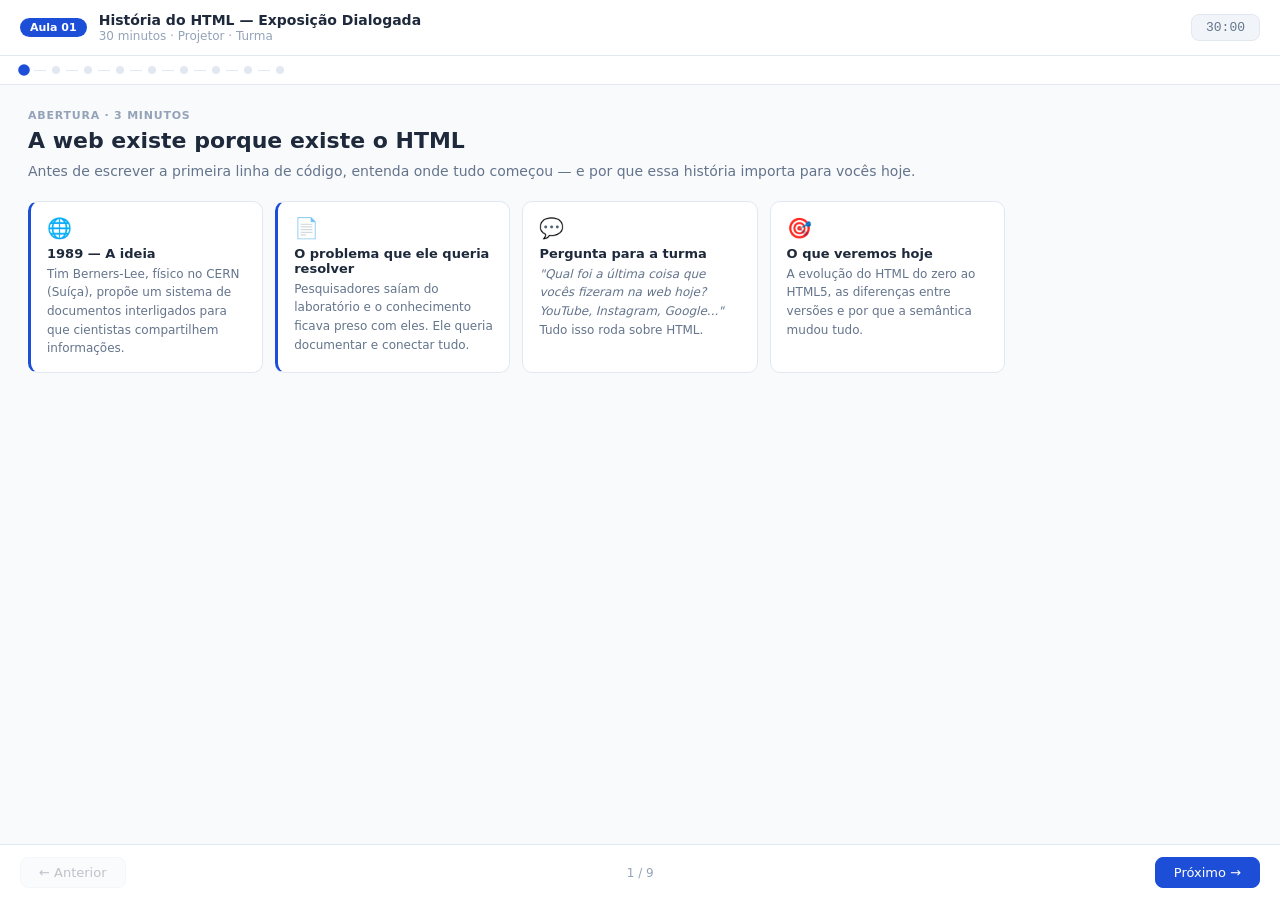
<file: enzo/plano-html-css-main (2)/plano-html-css-main/aula 01/02 -exposicao_historia_html.html>
<!DOCTYPE html>
<html lang="pt-BR">
<head>
<meta charset="UTF-8">
<meta name="viewport" content="width=device-width, initial-scale=1.0">
<title>Exposição Dialogada — História do HTML · Aula 01</title>
<style>
*{box-sizing:border-box;margin:0;padding:0}
body{font-family:system-ui,sans-serif;color:#1e293b;background:#f8fafc;overflow:hidden}

#app{display:flex;flex-direction:column;height:100vh}

/* HEADER */
.hdr{display:flex;align-items:center;justify-content:space-between;padding:12px 20px;border-bottom:1px solid #e2e8f0;background:#fff;flex-shrink:0;flex-wrap:wrap;gap:8px}
.hdr-left{display:flex;align-items:center;gap:12px}
.badge{background:#1d4ed8;color:#fff;font-size:11px;font-weight:600;padding:3px 10px;border-radius:20px}
.hdr-title{font-size:14px;font-weight:600;color:#1e293b}
.hdr-sub{font-size:12px;color:#94a3b8;margin-top:1px}
.timer{font-size:13px;font-weight:500;color:#64748b;background:#f1f5f9;padding:5px 14px;border-radius:8px;border:1px solid #e2e8f0;min-width:64px;text-align:center;font-family:'Courier New',monospace}
.timer.warn{color:#d97706;background:#fffbeb;border-color:#fcd34d}
.timer.danger{color:#dc2626;background:#fef2f2;border-color:#fca5a5}

/* PROGRESS DOTS */
.dots{display:flex;align-items:center;gap:6px;padding:10px 20px;border-bottom:1px solid #e2e8f0;background:#fff;flex-shrink:0;overflow-x:auto;white-space:nowrap}
.dot{width:8px;height:8px;border-radius:50%;background:#e2e8f0;cursor:pointer;transition:all .2s;flex-shrink:0}
.dot.active{background:#1d4ed8;transform:scale(1.45)}
.dot.done{background:#93c5fd;opacity:.6}
.dot-sep{width:12px;height:1px;background:#e2e8f0;flex-shrink:0}

/* SLIDE AREA */
.slide-wrap{flex:1;overflow:hidden;position:relative}
.slide{position:absolute;inset:0;padding:24px 28px;overflow-y:auto;display:none}
.slide.active{display:block;animation:sIn .25s ease}
@keyframes sIn{from{opacity:0;transform:translateY(10px)}to{opacity:1;transform:translateY(0)}}

/* TYPOGRAPHY */
.eyebrow{font-size:11px;font-weight:600;letter-spacing:.07em;text-transform:uppercase;color:#94a3b8;margin-bottom:6px}
.slide-title{font-size:22px;font-weight:600;color:#1e293b;line-height:1.2;margin-bottom:6px}
.slide-sub{font-size:14px;color:#64748b;line-height:1.6;margin-bottom:18px}

/* CARDS */
.cards{display:grid;grid-template-columns:repeat(auto-fill,minmax(220px,1fr));gap:12px;margin-bottom:16px}
.card{background:#fff;border:1px solid #e2e8f0;border-radius:10px;padding:14px 16px}
.card.accent{border-left:3px solid #1d4ed8}
.card-icon{font-size:20px;margin-bottom:6px}
.card-title{font-size:13px;font-weight:600;color:#1e293b;margin-bottom:4px}
.card-body{font-size:12px;color:#64748b;line-height:1.55}
.card-body em{font-style:italic}
.card-body code{font-family:'Courier New',monospace;font-size:11px;background:#f1f5f9;padding:1px 4px;border-radius:3px;border:1px solid #e2e8f0}

/* TIMELINE */
.timeline{position:relative;padding-left:26px}
.timeline::before{content:'';position:absolute;left:7px;top:0;bottom:0;width:1.5px;background:#e2e8f0}
.tl-item{position:relative;margin-bottom:14px;cursor:pointer}
.tl-item::before{content:'';position:absolute;left:-22px;top:6px;width:10px;height:10px;border-radius:50%;border:2px solid #e2e8f0;background:#fff;transition:all .2s}
.tl-item:hover::before{background:#3b82f6;border-color:#3b82f6}
.tl-item.tl-open::before{background:#1d4ed8;border-color:#1d4ed8;transform:scale(1.25)}
.tl-year{font-size:11px;font-weight:600;color:#94a3b8;margin-bottom:2px}
.tl-head{font-size:13px;font-weight:600;color:#1e293b;margin-bottom:3px}
.tl-desc{font-size:12px;color:#64748b;line-height:1.55;max-height:0;overflow:hidden;transition:max-height .3s ease}
.tl-item.tl-open .tl-desc{max-height:160px}
.tl-tag{display:inline-block;font-size:11px;font-weight:600;padding:2px 8px;border-radius:10px;margin-top:5px}

/* CODE */
.code-wrap{border:1px solid #e2e8f0;border-radius:10px;overflow:hidden;margin:10px 0}
.code-hdr{display:flex;align-items:center;justify-content:space-between;background:#f8fafc;padding:7px 14px;border-bottom:1px solid #e2e8f0}
.code-lang{font-size:11px;font-weight:500;color:#64748b}
.cdots{display:flex;gap:5px}
.cdot{width:10px;height:10px;border-radius:50%}
pre{background:#1e293b;color:#e2e8f0;padding:14px 16px;font-size:12px;line-height:1.75;overflow-x:auto;font-family:'Courier New',monospace;white-space:pre}
.k{color:#93c5fd}.kv{color:#6ee7b7}.a{color:#fde68a}.s{color:#fda4af}.t{color:#e2e8f0}.c{color:#475569;font-style:italic}

/* COMPARE */
.compare{display:grid;grid-template-columns:1fr 1fr;gap:12px;margin-bottom:14px}
@media(max-width:560px){.compare{grid-template-columns:1fr}}
.comp-side{border:1px solid #e2e8f0;border-radius:10px;overflow:hidden}
.comp-hdr{padding:8px 14px;font-size:12px;font-weight:600}
.comp-body{padding:10px 14px;font-size:12px;color:#64748b;line-height:1.65}
.comp-body code{font-family:'Courier New',monospace;font-size:11px;background:#f1f5f9;padding:1px 4px;border-radius:3px;border:1px solid #e2e8f0}

/* TAG EXPLORER */
.tag-grid{display:grid;grid-template-columns:repeat(3,1fr);gap:8px;margin-bottom:10px}
@media(max-width:500px){.tag-grid{grid-template-columns:1fr 1fr}}
.tag-item{background:#fff;border:1px solid #e2e8f0;border-radius:8px;padding:10px 12px;cursor:pointer;transition:all .15s}
.tag-item:hover{border-color:#93c5fd;background:#eff6ff}
.tag-item.tag-on{border-color:#1d4ed8;background:#eff6ff}
.tag-code{font-size:12px;font-weight:600;color:#1d4ed8;font-family:'Courier New',monospace;margin-bottom:3px}
.tag-name{font-size:11px;color:#94a3b8}
.tag-preview{background:#fff;border:1px solid #e2e8f0;border-radius:8px;padding:12px 14px;min-height:56px;font-size:13px;color:#64748b;line-height:1.6}
.tag-preview strong{color:#1e293b;font-weight:600;font-family:'Courier New',monospace}

/* QUIZ */
.quiz-q{font-size:14px;font-weight:600;color:#1e293b;margin-bottom:12px;line-height:1.5}
.quiz-opts{display:flex;flex-direction:column;gap:8px}
.quiz-opt{background:#f8fafc;border:1px solid #e2e8f0;border-radius:8px;padding:10px 14px;font-size:13px;color:#1e293b;cursor:pointer;transition:all .15s;display:flex;align-items:center;gap:10px}
.quiz-opt:hover:not(.correct):not(.wrong):not(.dimmed){border-color:#93c5fd;background:#eff6ff}
.quiz-opt.correct{background:#f0fdf4;border-color:#86efac;color:#15803d;pointer-events:none}
.quiz-opt.wrong{background:#fef2f2;border-color:#fca5a5;color:#dc2626;pointer-events:none}
.quiz-opt.dimmed{opacity:.4;pointer-events:none}
.quiz-feedback{margin-top:10px;padding:10px 14px;border-radius:8px;font-size:13px;line-height:1.5;display:none}
.quiz-block{margin-bottom:18px}

/* REFLECT */
.reflect-list{display:flex;flex-direction:column;gap:8px;margin-bottom:14px}
.reflect-item{display:flex;gap:12px;align-items:flex-start;background:#fff;border:1px solid #e2e8f0;border-radius:10px;padding:12px 14px}
.reflect-num{width:24px;height:24px;min-width:24px;border-radius:6px;background:#eff6ff;color:#1d4ed8;font-size:12px;font-weight:600;display:flex;align-items:center;justify-content:center;margin-top:1px}
.reflect-text{font-size:13px;color:#64748b;line-height:1.55}
.reflect-text strong{color:#1e293b;font-weight:600}

/* HIGHLIGHT BOX */
.hl{background:#fffbeb;border-left:3px solid #f59e0b;padding:10px 14px;font-size:13px;color:#78350f;line-height:1.55;margin:10px 0}
.hl strong{color:#92400e;font-weight:600}

/* NAV BAR */
.nav{display:flex;align-items:center;justify-content:space-between;padding:12px 20px;border-top:1px solid #e2e8f0;background:#fff;flex-shrink:0}
.nav-btn{background:#f1f5f9;border:1px solid #e2e8f0;color:#475569;padding:7px 18px;border-radius:8px;font-size:13px;font-weight:500;cursor:pointer;font-family:inherit;transition:all .15s;display:flex;align-items:center;gap:6px}
.nav-btn:hover{background:#e2e8f0;color:#1e293b}
.nav-btn.primary{background:#1d4ed8;color:#fff;border-color:#1d4ed8}
.nav-btn.primary:hover{background:#1e40af}
.nav-btn:disabled{opacity:.35;pointer-events:none}
.nav-counter{font-size:12px;color:#94a3b8}

code{font-family:'Courier New',monospace;font-size:12px;background:#f1f5f9;padding:1px 5px;border-radius:3px;border:1px solid #e2e8f0}
</style>
</head>
<body>

<div id="app">
  <div class="hdr">
    <div class="hdr-left">
      <span class="badge">Aula 01</span>
      <div>
        <div class="hdr-title">História do HTML — Exposição Dialogada</div>
        <div class="hdr-sub">30 minutos · Projetor · Turma</div>
      </div>
    </div>
    <div class="timer" id="timer">30:00</div>
  </div>

  <div class="dots" id="dots-bar"></div>

  <div class="slide-wrap" id="slide-wrap"></div>

  <div class="nav">
    <button class="nav-btn" id="btn-prev" onclick="nav(-1)" disabled>← Anterior</button>
    <span class="nav-counter" id="counter">1 / 9</span>
    <button class="nav-btn primary" id="btn-next" onclick="nav(1)">Próximo →</button>
  </div>
</div>

<script>
const SLIDES = [
  {
    id:'intro', time:3,
    render:()=>`
      <div class="eyebrow">Abertura · 3 minutos</div>
      <div class="slide-title">A web existe porque existe o HTML</div>
      <div class="slide-sub">Antes de escrever a primeira linha de código, entenda onde tudo começou — e por que essa história importa para vocês hoje.</div>
      <div class="cards">
        <div class="card accent">
          <div class="card-icon">🌐</div>
          <div class="card-title">1989 — A ideia</div>
          <div class="card-body">Tim Berners-Lee, físico no CERN (Suíça), propõe um sistema de documentos interligados para que cientistas compartilhem informações.</div>
        </div>
        <div class="card accent">
          <div class="card-icon">📄</div>
          <div class="card-title">O problema que ele queria resolver</div>
          <div class="card-body">Pesquisadores saíam do laboratório e o conhecimento ficava preso com eles. Ele queria documentar e conectar tudo.</div>
        </div>
        <div class="card">
          <div class="card-icon">💬</div>
          <div class="card-title">Pergunta para a turma</div>
          <div class="card-body"><em>"Qual foi a última coisa que vocês fizeram na web hoje? YouTube, Instagram, Google..."</em><br>Tudo isso roda sobre HTML.</div>
        </div>
        <div class="card">
          <div class="card-icon">🎯</div>
          <div class="card-title">O que veremos hoje</div>
          <div class="card-body">A evolução do HTML do zero ao HTML5, as diferenças entre versões e por que a semântica mudou tudo.</div>
        </div>
      </div>`
  },
  {
    id:'timeline', time:8,
    render:()=>`
      <div class="eyebrow">Contexto histórico · 8 minutos</div>
      <div class="slide-title">De 1991 até hoje</div>
      <div class="slide-sub">Clique em cada versão para expandir os detalhes.</div>
      <div class="timeline" id="tl">
        <div class="tl-item" onclick="tlClick(0)">
          <div class="tl-year">1991</div>
          <div class="tl-head">HTML 1.0 — O início</div>
          <div class="tl-desc">Tim Berners-Lee publica a primeira especificação. Apenas 18 tags. Sem imagens, sem tabelas, sem CSS. Era só texto com links.<br><span class="tl-tag" style="background:#eff6ff;color:#1d4ed8">18 tags</span></div>
        </div>
        <div class="tl-item" onclick="tlClick(1)">
          <div class="tl-year">1995</div>
          <div class="tl-head">HTML 2.0 — Formulários chegam</div>
          <div class="tl-desc">Primeira versão oficial publicada como padrão. Formulários e inputs chegam — a web começa a ser interativa.<br><span class="tl-tag" style="background:#f0fdf4;color:#15803d">padrão oficial</span></div>
        </div>
        <div class="tl-item" onclick="tlClick(2)">
          <div class="tl-year">1997</div>
          <div class="tl-head">HTML 3.2 — Tabelas e scripts</div>
          <div class="tl-desc">Suporte a tabelas usadas como layout. Cada empresa inventava suas próprias tags. &lt;blink&gt; e &lt;marquee&gt; existiam.<br><span class="tl-tag" style="background:#fffbeb;color:#92400e">era das tabelas</span></div>
        </div>
        <div class="tl-item" onclick="tlClick(3)">
          <div class="tl-year">1999</div>
          <div class="tl-head">HTML 4.01 — Separação de responsabilidades</div>
          <div class="tl-desc">Grande avanço: HTML cuida da estrutura, CSS cuida da aparência. Tags de apresentação passam a ser depreciadas.<br><span class="tl-tag" style="background:#ede9fe;color:#5b21b6">HTML + CSS</span></div>
        </div>
        <div class="tl-item" onclick="tlClick(4)">
          <div class="tl-year">2000–2004</div>
          <div class="tl-head">XHTML — A tentativa rígida</div>
          <div class="tl-desc">HTML reescrito como XML. Regras severas: um erro de sintaxe travava a página inteira. Não deu certo.<br><span class="tl-tag" style="background:#fef2f2;color:#991b1b">fracasso histórico</span></div>
        </div>
        <div class="tl-item" onclick="tlClick(5)">
          <div class="tl-year">2014</div>
          <div class="tl-head">HTML5 — A revolução semântica</div>
          <div class="tl-desc">Padrão atual. Tags semânticas (&lt;header&gt;, &lt;nav&gt;, &lt;main&gt;, &lt;footer&gt;), APIs nativas, formulários poderosos.<br><span class="tl-tag" style="background:#ccfbf1;color:#0f766e">padrão atual</span></div>
        </div>
        <div class="tl-item" onclick="tlClick(6)">
          <div class="tl-year">2019–hoje</div>
          <div class="tl-head">HTML Living Standard — Evolução contínua</div>
          <div class="tl-desc">O WHATWG (Apple, Mozilla, Google, Microsoft) mantém o HTML como padrão vivo — sem versões fixas, atualizações contínuas.<br><span class="tl-tag" style="background:#eff6ff;color:#1d4ed8">em evolução constante</span></div>
        </div>
      </div>`
  },
  {
    id:'problema', time:3,
    render:()=>`
      <div class="eyebrow">Conceito central · 3 minutos</div>
      <div class="slide-title">Por que o HTML precisava evoluir?</div>
      <div class="slide-sub">O caos das tabelas para layout e o que a semântica resolveu.</div>
      <div class="compare">
        <div class="comp-side">
          <div class="comp-hdr" style="background:#fef2f2;color:#dc2626">HTML 3.2 — Código de 1997</div>
          <div class="comp-body">Sites usavam <strong>tabelas</strong> para criar colunas:<br><br>
            <code>&lt;table&gt;&lt;tr&gt;&lt;td&gt;menu&lt;/td&gt;&lt;td&gt;conteúdo&lt;/td&gt;&lt;/tr&gt;&lt;/table&gt;</code><br><br>
            Problemas:<br>
            • Código ilegível<br>
            • Lento para carregar<br>
            • Impossível para leitores de tela<br>
            • Pesadelo para manutenção</div>
        </div>
        <div class="comp-side">
          <div class="comp-hdr" style="background:#f0fdf4;color:#15803d">HTML5 — Código atual</div>
          <div class="comp-body">Tags que <strong>descrevem o conteúdo</strong>:<br><br>
            <code>&lt;header&gt;, &lt;nav&gt;, &lt;main&gt;, &lt;footer&gt;</code><br><br>
            Vantagens:<br>
            • Código legível por humanos<br>
            • Entendido por buscadores (SEO)<br>
            • Acessível para leitores de tela<br>
            • Fácil de manter e atualizar</div>
        </div>
      </div>
      <div class="hl"><strong>Analogia:</strong> Imagine um livro onde cada capítulo é identificado apenas por "Box 1", "Box 2"... vs. um livro com "Introdução", "Desenvolvimento", "Conclusão". Qual é mais fácil de navegar?</div>`
  },
  {
    id:'estrutura', time:4,
    render:()=>`
      <div class="eyebrow">Código na prática · 4 minutos</div>
      <div class="slide-title">O esqueleto de toda página HTML5</div>
      <div class="slide-sub">Cada linha desta estrutura existe por um motivo. Vamos entender cada uma.</div>
      <div class="code-wrap">
        <div class="code-hdr">
          <span class="code-lang">HTML5 · Estrutura mínima obrigatória</span>
          <div class="cdots"><div class="cdot" style="background:#ef4444"></div><div class="cdot" style="background:#f59e0b"></div><div class="cdot" style="background:#10b981"></div></div>
        </div>
        <pre><span class="c">&lt;!-- 1. Diz ao browser: "isto é HTML5" --&gt;</span>
<span class="k">&lt;!DOCTYPE html&gt;</span>

<span class="c">&lt;!-- 2. Raiz do documento | lang = acessibilidade + SEO --&gt;</span>
<span class="k">&lt;html</span> <span class="a">lang</span>=<span class="s">"pt-BR"</span><span class="k">&gt;</span>

<span class="c">&lt;!-- 3. Informações invisíveis para o browser --&gt;</span>
<span class="k">&lt;head&gt;</span>
  <span class="k">&lt;meta</span> <span class="a">charset</span>=<span class="s">"UTF-8"</span><span class="k">&gt;</span>     <span class="c">&lt;!-- permite acentos e ç --&gt;</span>
  <span class="k">&lt;meta</span> <span class="a">name</span>=<span class="s">"viewport"</span> <span class="a">content</span>=<span class="s">"width=device-width, initial-scale=1.0"</span><span class="k">&gt;</span>
  <span class="k">&lt;title&gt;</span><span class="t">Minha Página</span><span class="k">&lt;/title&gt;</span>
<span class="k">&lt;/head&gt;</span>

<span class="c">&lt;!-- 4. Tudo que o usuário VÊ fica aqui --&gt;</span>
<span class="k">&lt;body&gt;</span>
  <span class="k">&lt;h1&gt;</span><span class="t">Olá, mundo!</span><span class="k">&lt;/h1&gt;</span>
  <span class="k">&lt;p&gt;</span><span class="t">Minha primeira página.</span><span class="k">&lt;/p&gt;</span>
<span class="k">&lt;/body&gt;</span>

<span class="k">&lt;/html&gt;</span></pre>
      </div>
      <div class="cards" style="grid-template-columns:repeat(3,1fr);margin-top:12px">
        <div class="card"><div class="card-title">!DOCTYPE</div><div class="card-body">Não é uma tag. É uma declaração. Sem ela o browser entra em "modo quirks" — comportamento imprevisível.</div></div>
        <div class="card"><div class="card-title">charset UTF-8</div><div class="card-body">Sem isso: "caf&#xFFFD;" em vez de "café". Sempre a primeira meta tag.</div></div>
        <div class="card"><div class="card-title">viewport</div><div class="card-body">Faz a página funcionar no celular. Sem isso o site aparece minúsculo em smartphones.</div></div>
      </div>`
  },
  {
    id:'semantica', time:5,
    render:()=>`
      <div class="eyebrow">Prática interativa · 5 minutos</div>
      <div class="slide-title">Tags semânticas — clique para explorar</div>
      <div class="slide-sub">Cada tag semântica comunica o <em>papel</em> do conteúdo. Clique em cada uma para ver o que ela representa.</div>
      <div class="tag-grid">
        <div class="tag-item" onclick="showTag(this,'&lt;header&gt;','Cabeçalho da página ou de uma seção. Geralmente contém logo, título principal e navegação. Pode aparecer uma vez por seção — não só no topo da página.')">
          <div class="tag-code">&lt;header&gt;</div><div class="tag-name">Cabeçalho</div>
        </div>
        <div class="tag-item" onclick="showTag(this,'&lt;nav&gt;','Bloco de navegação principal do site. Acessibilidade: leitores de tela anunciam este bloco como região de navegação. Não use em todos os grupos de links — só nos principais.')">
          <div class="tag-code">&lt;nav&gt;</div><div class="tag-name">Navegação</div>
        </div>
        <div class="tag-item" onclick="showTag(this,'&lt;main&gt;','Conteúdo principal e único da página. Deve existir apenas UMA vez por documento. Leitores de tela permitem pular diretamente para este bloco.')">
          <div class="tag-code">&lt;main&gt;</div><div class="tag-name">Conteúdo principal</div>
        </div>
        <div class="tag-item" onclick="showTag(this,'&lt;section&gt;','Agrupa conteúdo relacionado que forma uma seção temática. Deve ter um título (h2, h3). Diferente de &lt;div&gt;: tem significado semântico.')">
          <div class="tag-code">&lt;section&gt;</div><div class="tag-name">Seção temática</div>
        </div>
        <div class="tag-item" onclick="showTag(this,'&lt;article&gt;','Conteúdo independente e reutilizável: post de blog, notícia, comentário. Deve fazer sentido fora do contexto da página.')">
          <div class="tag-code">&lt;article&gt;</div><div class="tag-name">Conteúdo independente</div>
        </div>
        <div class="tag-item" onclick="showTag(this,'&lt;aside&gt;','Conteúdo complementar: barra lateral, anúncios, links relacionados. Visualmente costuma ser uma coluna lateral.')">
          <div class="tag-code">&lt;aside&gt;</div><div class="tag-name">Conteúdo lateral</div>
        </div>
        <div class="tag-item" onclick="showTag(this,'&lt;footer&gt;','Rodapé de uma página ou seção. Contém copyright, links secundários, informações de contato.')">
          <div class="tag-code">&lt;footer&gt;</div><div class="tag-name">Rodapé</div>
        </div>
        <div class="tag-item" onclick="showTag(this,'&lt;h1&gt; ao &lt;h6&gt;','Hierarquia de títulos. h1 = título principal da página (apenas 1 por página). h2 = seções. h3 = subseções. Nunca pule níveis por questões visuais — use CSS para isso.')">
          <div class="tag-code">&lt;h1&gt;–&lt;h6&gt;</div><div class="tag-name">Hierarquia de títulos</div>
        </div>
        <div class="tag-item" onclick="showTag(this,'&lt;p&gt;','Parágrafo de texto. O browser adiciona margem automática. Não use &lt;br&gt; para simular espaçamento entre parágrafos — use CSS.')">
          <div class="tag-code">&lt;p&gt;</div><div class="tag-name">Parágrafo</div>
        </div>
      </div>
      <div class="tag-preview" id="tag-prev">Clique em uma tag acima para ver a descrição aqui.</div>`
  },
  {
    id:'exemplo', time:3,
    render:()=>`
      <div class="eyebrow">Código completo · 3 minutos</div>
      <div class="slide-title">Estrutura semântica na prática</div>
      <div class="slide-sub">Assim ficará a página de vocês ao final da Aula 01. Cada tag no lugar certo.</div>
      <div class="code-wrap">
        <div class="code-hdr">
          <span class="code-lang">HTML5 · Estrutura semântica completa</span>
          <div class="cdots"><div class="cdot" style="background:#ef4444"></div><div class="cdot" style="background:#f59e0b"></div><div class="cdot" style="background:#10b981"></div></div>
        </div>
        <pre><span class="k">&lt;body&gt;</span>

  <span class="k">&lt;header&gt;</span>
    <span class="k">&lt;h1&gt;</span><span class="t">Meu Nome</span><span class="k">&lt;/h1&gt;</span>
    <span class="k">&lt;p&gt;</span><span class="t">Estudante de Desenvolvimento de Sistemas</span><span class="k">&lt;/p&gt;</span>
  <span class="k">&lt;/header&gt;</span>

  <span class="k">&lt;nav&gt;</span>
    <span class="k">&lt;a</span> <span class="a">href</span>=<span class="s">"index.html"</span><span class="k">&gt;</span><span class="t">Início</span><span class="k">&lt;/a&gt;</span>
    <span class="k">&lt;a</span> <span class="a">href</span>=<span class="s">"sobre.html"</span><span class="k">&gt;</span><span class="t">Sobre</span><span class="k">&lt;/a&gt;</span>
    <span class="k">&lt;a</span> <span class="a">href</span>=<span class="s">"contato.html"</span><span class="k">&gt;</span><span class="t">Contato</span><span class="k">&lt;/a&gt;</span>
  <span class="k">&lt;/nav&gt;</span>

  <span class="k">&lt;main&gt;</span>
    <span class="k">&lt;section&gt;</span>
      <span class="k">&lt;h2&gt;</span><span class="t">Sobre mim</span><span class="k">&lt;/h2&gt;</span>
      <span class="k">&lt;p&gt;</span><span class="t">Texto sobre você aqui...</span><span class="k">&lt;/p&gt;</span>
    <span class="k">&lt;/section&gt;</span>
  <span class="k">&lt;/main&gt;</span>

  <span class="k">&lt;footer&gt;</span>
    <span class="k">&lt;p&gt;</span><span class="t">© 2025 — Meu Nome</span><span class="k">&lt;/p&gt;</span>
  <span class="k">&lt;/footer&gt;</span>

<span class="k">&lt;/body&gt;</span></pre>
      </div>`
  },
  {
    id:'quiz', time:3,
    render:()=>`
      <div class="eyebrow">Verificação de aprendizagem · 3 minutos</div>
      <div class="slide-title">Quiz rápido — turma responde junto</div>
      <div class="slide-sub">Sem pressão. O objetivo é consolidar o que aprendemos.</div>
      <div class="quiz-block">
        <div class="quiz-q">1. Qual tag indica o <strong>conteúdo principal e único</strong> da página, que deve aparecer apenas uma vez?</div>
        <div class="quiz-opts">
          <div class="quiz-opt" onclick="answer(this,'w','fb1')"><span>A</span>&lt;section&gt;</div>
          <div class="quiz-opt" onclick="answer(this,'c','fb1')"><span>B</span>&lt;main&gt;</div>
          <div class="quiz-opt" onclick="answer(this,'w','fb1')"><span>C</span>&lt;article&gt;</div>
          <div class="quiz-opt" onclick="answer(this,'w','fb1')"><span>D</span>&lt;div&gt;</div>
        </div>
        <div class="quiz-feedback" id="fb1" style="background:#f0fdf4;color:#15803d">Correto! &lt;main&gt; é único por página e leitores de tela permitem ao usuário pular diretamente para ele.</div>
      </div>
      <div class="quiz-block">
        <div class="quiz-q">2. Por que o atributo <code>lang="pt-BR"</code> na tag &lt;html&gt; é importante?</div>
        <div class="quiz-opts">
          <div class="quiz-opt" onclick="answer(this,'w','fb2')"><span>A</span>Traduz o site automaticamente</div>
          <div class="quiz-opt" onclick="answer(this,'w','fb2')"><span>B</span>Muda o idioma do VS Code</div>
          <div class="quiz-opt" onclick="answer(this,'c','fb2')"><span>C</span>Ajuda leitores de tela e mecanismos de busca</div>
          <div class="quiz-opt" onclick="answer(this,'w','fb2')"><span>D</span>Não faz diferença alguma</div>
        </div>
        <div class="quiz-feedback" id="fb2" style="background:#f0fdf4;color:#15803d">Correto! O lang informa ao leitor de tela qual idioma usar para pronúncia e ao Google que o conteúdo é em português.</div>
      </div>`
  },
  {
    id:'curiosidades', time:1,
    render:()=>`
      <div class="eyebrow">Bônus · 1 minuto</div>
      <div class="slide-title">Você sabia?</div>
      <div class="slide-sub">Fatos sobre HTML que valem compartilhar com a turma.</div>
      <div class="cards">
        <div class="card accent">
          <div class="card-icon">🔢</div>
          <div class="card-title">HTML5 tem mais de 100 tags</div>
          <div class="card-body">Mas vocês usarão cerca de 20 no dia a dia. O resto existe para casos muito específicos.</div>
        </div>
        <div class="card accent">
          <div class="card-icon">🏳️</div>
          <div class="card-title">Nenhum erro trava a página</div>
          <div class="card-body">Diferente do XHTML, o HTML5 é tolerante: se esquecer de fechar uma tag, o browser tenta corrigi-la.</div>
        </div>
        <div class="card">
          <div class="card-icon">📊</div>
          <div class="card-title">96% dos sites usam HTML5</div>
          <div class="card-body">Segundo o W3Techs, praticamente toda a web já migrou para HTML5. É o padrão universal.</div>
        </div>
        <div class="card">
          <div class="card-icon">🌍</div>
          <div class="card-title">Tim Berners-Lee nunca patenteou</div>
          <div class="card-body">Ele poderia cobrar royalties de cada site. Preferiu tornar o HTML um padrão aberto e gratuito para todos.</div>
        </div>
      </div>`
  },
  {
    id:'fechamento', time:1,
    render:()=>`
      <div class="eyebrow">Encerramento · 1 minuto</div>
      <div class="slide-title">Recapitulando e partindo para a prática</div>
      <div class="slide-sub">O que aprendemos nesta exposição e o que fazemos agora.</div>
      <div class="reflect-list">
        <div class="reflect-item">
          <div class="reflect-num">1</div>
          <div class="reflect-text"><strong>HTML nasceu em 1991</strong> como uma solução simples para compartilhar documentos. Evoluiu até o HTML5 (2014), que é o padrão atual e está em atualização contínua.</div>
        </div>
        <div class="reflect-item">
          <div class="reflect-num">2</div>
          <div class="reflect-text"><strong>Semântica é a grande virada.</strong> Tags como &lt;header&gt;, &lt;nav&gt;, &lt;main&gt; e &lt;footer&gt; comunicam o significado do conteúdo para browsers, buscadores e leitores de tela.</div>
        </div>
        <div class="reflect-item">
          <div class="reflect-num">3</div>
          <div class="reflect-text"><strong>Toda página HTML5 começa igual:</strong> !DOCTYPE, html com lang, head com charset e viewport, body com o conteúdo visível.</div>
        </div>
        <div class="reflect-item">
          <div class="reflect-num">4</div>
          <div class="reflect-text"><strong>Agora é hora de criar.</strong> Abram o VS Code — vamos construir juntos a primeira página ao vivo antes do desafio individual.</div>
        </div>
      </div>
      <div class="hl"><strong>Para casa (curiosidade opcional):</strong> Acesse qualquer site e aperte F12. Na aba Elements, veja se o desenvolvedor usou tags semânticas ou apenas &lt;div&gt; em tudo. Compartilhe o resultado na próxima aula.</div>`
  }
];

let cur = 0;
let timerInterval = null;
let timerStarted = false;

function buildDots() {
  const bar = document.getElementById('dots-bar');
  SLIDES.forEach((s, i) => {
    const d = document.createElement('span');
    d.className = 'dot' + (i === 0 ? ' active' : '');
    d.title = 'Slide ' + (i + 1);
    d.onclick = () => goTo(i);
    bar.appendChild(d);
    if (i < SLIDES.length - 1) {
      const sep = document.createElement('div');
      sep.className = 'dot-sep';
      bar.appendChild(sep);
    }
  });
}

function buildSlides() {
  const wrap = document.getElementById('slide-wrap');
  SLIDES.forEach((s, i) => {
    const div = document.createElement('div');
    div.className = 'slide' + (i === 0 ? ' active' : '');
    div.id = 'sl-' + s.id;
    div.innerHTML = s.render();
    wrap.appendChild(div);
  });
}

function goTo(i) {
  const prev = cur;
  document.getElementById('sl-' + SLIDES[prev].id).classList.remove('active');
  const dots = document.querySelectorAll('.dot');
  dots[prev].classList.remove('active');
  if (i > prev) dots[prev].classList.add('done');

  cur = i;
  const el = document.getElementById('sl-' + SLIDES[cur].id);
  el.innerHTML = SLIDES[cur].render();
  el.classList.add('active');
  dots[cur].classList.add('active');
  dots[cur].classList.remove('done');

  document.getElementById('btn-prev').disabled = cur === 0;
  const btnNext = document.getElementById('btn-next');
  btnNext.disabled = cur === SLIDES.length - 1;
  btnNext.textContent = cur === SLIDES.length - 1 ? 'Finalizar' : 'Próximo →';
  document.getElementById('counter').textContent = (cur + 1) + ' / ' + SLIDES.length;

  if (!timerStarted) { timerStarted = true; startTimer(); }
}

function nav(d) {
  const ni = cur + d;
  if (ni >= 0 && ni < SLIDES.length) goTo(ni);
}

function startTimer() {
  let rem = 30 * 60;
  const el = document.getElementById('timer');
  timerInterval = setInterval(() => {
    rem--;
    if (rem <= 0) { clearInterval(timerInterval); el.textContent = '00:00'; el.className = 'timer danger'; return; }
    const m = Math.floor(rem / 60), s = rem % 60;
    el.textContent = (m < 10 ? '0' : '') + m + ':' + (s < 10 ? '0' : '') + s;
    if (rem <= 300) el.className = 'timer warn';
    if (rem <= 60)  el.className = 'timer danger';
  }, 1000);
}

function tlClick(i) {
  document.querySelectorAll('.tl-item').forEach((el, j) => el.classList.toggle('tl-open', j === i));
}

function showTag(el, tag, desc) {
  document.querySelectorAll('.tag-item').forEach(t => t.classList.remove('tag-on'));
  el.classList.add('tag-on');
  document.getElementById('tag-prev').innerHTML =
    '<strong>' + tag + '</strong><br>' + desc;
}

function answer(el, type, fbId) {
  const block = el.closest('.quiz-block');
  block.querySelectorAll('.quiz-opt').forEach(o => {
    if (o === el) o.classList.add(type === 'c' ? 'correct' : 'wrong');
    else o.classList.add('dimmed');
  });
  const fb = document.getElementById(fbId);
  if (type !== 'c') {
    fb.style.background = '#fef2f2';
    fb.style.color = '#dc2626';
    fb.textContent = 'Não exatamente — qual tag representa o conteúdo central e único da página?';
  }
  fb.style.display = 'block';
}

buildDots();
buildSlides();
document.getElementById('btn-prev').disabled = true;
</script>
</body>
</html>
</file>
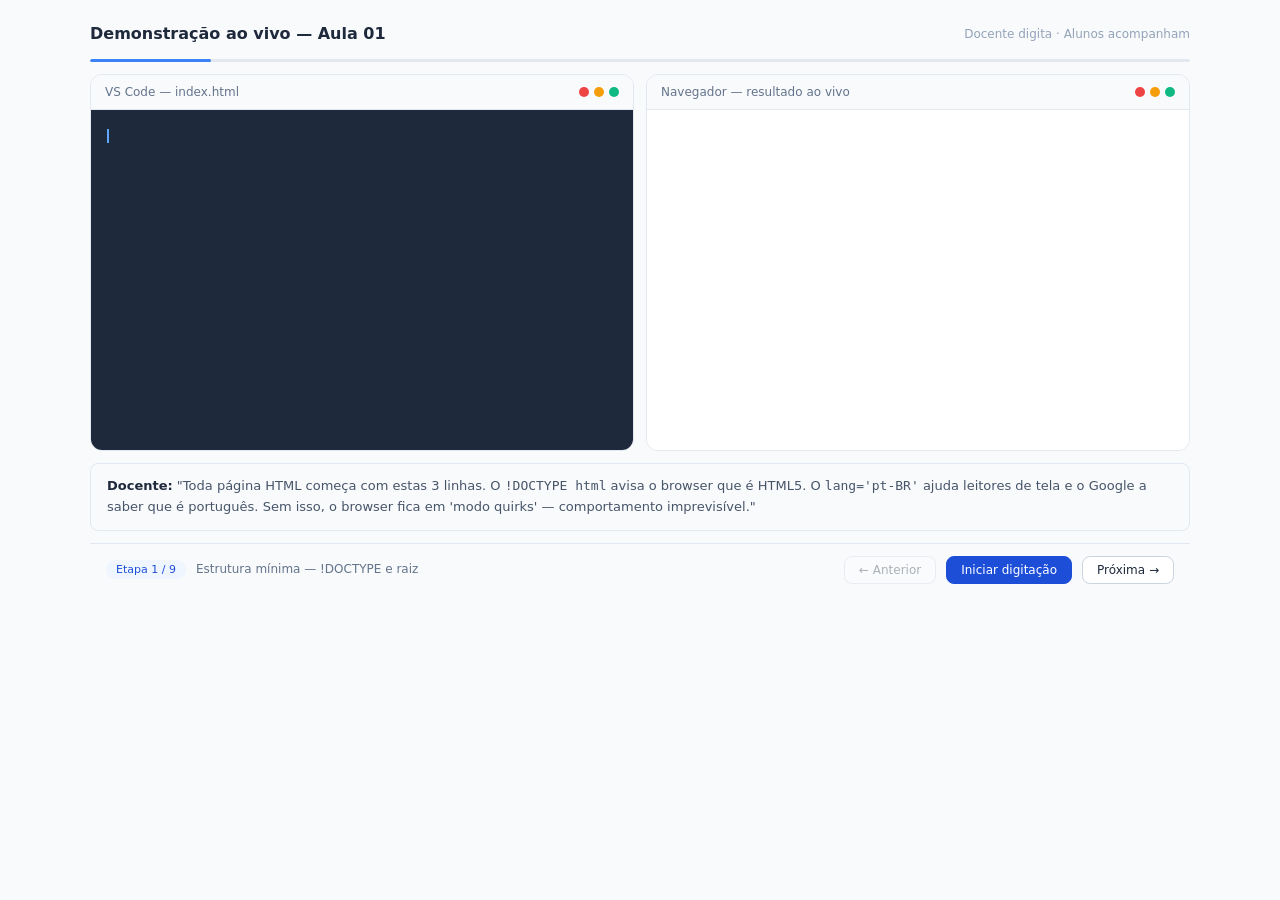
<file: enzo/plano-html-css-main (2)/plano-html-css-main/aula 01/03 - demo_ao_vivo_digitacao.html>
<!DOCTYPE html>
<html lang="pt-BR">
<head>
<meta charset="UTF-8">
<meta name="viewport" content="width=device-width, initial-scale=1.0">
<title>Demonstração ao vivo — Aula 01 HTML</title>
<style>
*{box-sizing:border-box;margin:0;padding:0}
body{font-family:system-ui,sans-serif;color:#1e293b;background:#f8fafc;min-height:100vh;padding:24px}

.demo-wrap{display:grid;grid-template-columns:1fr 1fr;gap:12px;max-width:1100px;margin:0 auto}

.panel{border:1px solid #e2e8f0;border-radius:12px;overflow:hidden;background:#fff}

.panel-hdr{display:flex;align-items:center;justify-content:space-between;padding:10px 14px;border-bottom:1px solid #e2e8f0;background:#f8fafc}
.panel-title{font-size:12px;font-weight:500;color:#64748b}
.dots-row{display:flex;gap:5px}
.dot{width:10px;height:10px;border-radius:50%}

.editor-body{background:#1E293B;min-height:340px;padding:16px;font-family:'Courier New',monospace;font-size:12px;line-height:1.75;color:#94A3B8;overflow:hidden;position:relative}
#code-output{white-space:pre-wrap;word-break:break-all}
.cursor{display:inline-block;width:2px;height:14px;background:#60A5FA;vertical-align:middle;animation:blink .9s step-end infinite}
@keyframes blink{0%,100%{opacity:1}50%{opacity:0}}

.preview-body{background:#ffffff;min-height:340px;padding:16px;overflow-y:auto}

.step-bar{padding:12px 16px;border-top:1px solid #e2e8f0;background:#f8fafc;display:flex;align-items:center;gap:10px;grid-column:1/-1}
.step-label{font-size:12px;color:#64748b;flex:1;line-height:1.4}
.step-badge{font-size:11px;font-weight:500;padding:3px 10px;border-radius:20px;white-space:nowrap;background:#eff6ff;color:#1d4ed8}
.ctrl-btn{font-size:12px;font-weight:500;padding:6px 14px;border-radius:8px;border:1px solid #cbd5e1;background:#ffffff;color:#1e293b;cursor:pointer;font-family:inherit;transition:background .15s;white-space:nowrap}
.ctrl-btn:hover{background:#f1f5f9}
.ctrl-btn.go{background:#1d4ed8;color:#fff;border-color:#1d4ed8}
.ctrl-btn.go:hover{background:#1e40af}
.ctrl-btn:disabled{opacity:.35;pointer-events:none}

.narr-box{grid-column:1/-1;border:1px solid #e2e8f0;border-radius:8px;padding:12px 16px;background:#f8fafc;font-size:13px;color:#475569;line-height:1.6;min-height:52px}
.narr-box strong{color:#1e293b;font-weight:600}

.prog-track{height:3px;background:#e2e8f0;border-radius:2px;grid-column:1/-1;overflow:hidden}
.prog-fill{height:100%;background:#3b82f6;border-radius:2px;transition:width .3s ease;width:0%}

.page-title{grid-column:1/-1;display:flex;align-items:center;justify-content:space-between;margin-bottom:4px}
.page-title h1{font-size:16px;font-weight:600;color:#1e293b}
.page-title p{font-size:12px;color:#94a3b8}

.k{color:#93C5FD}
.kv{color:#6EE7B7}
.a{color:#FDE68A}
.s{color:#FDA4AF}
.t{color:#E2E8F0}
.c{color:#475569;font-style:italic}

@media(max-width:700px){
  .demo-wrap{grid-template-columns:1fr}
  .panel:last-of-type{display:none}
}
</style>
</head>
<body>

<div class="demo-wrap">
  <div class="page-title">
    <h1>Demonstração ao vivo — Aula 01</h1>
    <p>Docente digita · Alunos acompanham</p>
  </div>

  <div class="prog-track"><div class="prog-fill" id="prog"></div></div>

  <div class="panel">
    <div class="panel-hdr">
      <span class="panel-title">VS Code — index.html</span>
      <div class="dots-row">
        <div class="dot" style="background:#ef4444"></div>
        <div class="dot" style="background:#f59e0b"></div>
        <div class="dot" style="background:#10b981"></div>
      </div>
    </div>
    <div class="editor-body"><span id="code-output"></span><span class="cursor" id="cur"></span></div>
  </div>

  <div class="panel">
    <div class="panel-hdr">
      <span class="panel-title">Navegador — resultado ao vivo</span>
      <div class="dots-row">
        <div class="dot" style="background:#ef4444"></div>
        <div class="dot" style="background:#f59e0b"></div>
        <div class="dot" style="background:#10b981"></div>
      </div>
    </div>
    <div class="preview-body" id="preview"></div>
  </div>

  <div class="narr-box" id="narr">Pronto para começar. Clique em <strong>Iniciar digitação</strong> para ver o docente construir a página do zero.</div>

  <div class="step-bar">
    <span class="step-badge" id="step-badge">Etapa 1 / 9</span>
    <span class="step-label" id="step-desc">Estrutura mínima do HTML5</span>
    <button class="ctrl-btn" id="btn-prev" onclick="prevStep()" disabled>&#8592; Anterior</button>
    <button class="ctrl-btn go" id="btn-play" onclick="playStep()">Iniciar digitação</button>
    <button class="ctrl-btn" id="btn-next" onclick="nextStep()" disabled>Próxima &#8594;</button>
  </div>
</div>

<script>
const STEPS = [
  {
    label: "Estrutura mínima — !DOCTYPE e raiz",
    narr: "<strong>Docente:</strong> \"Toda página HTML começa com estas 3 linhas. O <code>!DOCTYPE html</code> avisa o browser que é HTML5. O <code>lang='pt-BR'</code> ajuda leitores de tela e o Google a saber que é português. Sem isso, o browser fica em 'modo quirks' — comportamento imprevisível.\"",
    code: `<span class="c">&lt;!-- Aula 01 — Minha primeira página --&gt;</span>\n<span class="k">&lt;!DOCTYPE html&gt;</span>\n<span class="k">&lt;html</span> <span class="a">lang</span>=<span class="s">"pt-BR"</span><span class="k">&gt;</span>\n<span class="k">&lt;/html&gt;</span>`,
    preview: ``
  },
  {
    label: "Head — informações invisíveis",
    narr: "<strong>Docente:</strong> \"O <code>&lt;head&gt;</code> guarda o que o browser precisa saber, mas o usuário não vê. O <code>charset UTF-8</code> permite acentos e o ç. Sem ele você veria 'caf&#xFFFD;' em vez de 'café'. O <code>viewport</code> faz o site funcionar no celular.\"",
    code: `<span class="k">&lt;!DOCTYPE html&gt;</span>\n<span class="k">&lt;html</span> <span class="a">lang</span>=<span class="s">"pt-BR"</span><span class="k">&gt;</span>\n\n<span class="k">&lt;head&gt;</span>\n  <span class="k">&lt;meta</span> <span class="a">charset</span>=<span class="s">"UTF-8"</span><span class="k">&gt;</span>\n  <span class="k">&lt;meta</span> <span class="a">name</span>=<span class="s">"viewport"</span>\n        <span class="a">content</span>=<span class="s">"width=device-width, initial-scale=1.0"</span><span class="k">&gt;</span>\n  <span class="k">&lt;title&gt;</span><span class="t">Minha Página</span><span class="k">&lt;/title&gt;</span>\n<span class="k">&lt;/head&gt;</span>\n\n<span class="k">&lt;/html&gt;</span>`,
    preview: `<p style="font-size:12px;color:#94a3b8;font-style:italic">Nada visível ainda — o head é invisível para o usuário.</p>`
  },
  {
    label: "Header — cabeçalho semântico",
    narr: "<strong>Docente:</strong> \"Agora começa o <code>&lt;body&gt;</code> — tudo que o usuário vai ver. O <code>&lt;header&gt;</code> é o cabeçalho semântico. O <code>&lt;h1&gt;</code> é o título principal — só deve aparecer uma vez. Vejam como já aparece no preview à direita.\"",
    code: `<span class="k">&lt;!DOCTYPE html&gt;</span>\n<span class="k">&lt;html</span> <span class="a">lang</span>=<span class="s">"pt-BR"</span><span class="k">&gt;</span>\n<span class="k">&lt;head&gt;</span>\n  <span class="k">&lt;meta</span> <span class="a">charset</span>=<span class="s">"UTF-8"</span><span class="k">&gt;</span>\n  <span class="k">&lt;title&gt;</span><span class="t">Minha Página</span><span class="k">&lt;/title&gt;</span>\n<span class="k">&lt;/head&gt;</span>\n\n<span class="k">&lt;body&gt;</span>\n\n  <span class="k">&lt;header&gt;</span>\n    <span class="k">&lt;h1&gt;</span><span class="t">Profª. Karize Viecelli</span><span class="k">&lt;/h1&gt;</span>\n    <span class="k">&lt;p&gt;</span><span class="t">Docente de Desenvolvimento Sistemas — SENAI</span><span class="k">&lt;/p&gt;</span>\n  <span class="k">&lt;/header&gt;</span>\n\n<span class="k">&lt;/body&gt;</span>\n<span class="k">&lt;/html&gt;</span>`,
    preview: `<header style="border-bottom:2px solid #e2e8f0;padding-bottom:12px;margin-bottom:12px"><h1 style="font-size:22px;font-weight:600;margin-bottom:4px;font-family:system-ui">Profª. Karize Viecelli</h1><p style="font-size:14px;color:#64748b;font-family:system-ui">Docente de Desenvolvimento de Sistemas — SENAI</p></header>`
  },
  {
    label: "Nav — navegação entre páginas",
    narr: "<strong>Docente:</strong> \"O <code>&lt;nav&gt;</code> é a tag semântica para navegação. Os links usam <code>&lt;a href&gt;</code>. Notem o <code>sobre.html</code> e <code>contato.html</code> — páginas que criaremos nas aulas seguintes. Por enquanto os links existem mas as páginas ainda não.\"",
    code: `<span class="k">&lt;body&gt;</span>\n\n  <span class="k">&lt;header&gt;</span>\n    <span class="k">&lt;h1&gt;</span><span class="t">Profª. Karize Viecelli</span><span class="k">&lt;/h1&gt;</span>\n    <span class="k">&lt;p&gt;</span><span class="t">Docente de Desenvolvimento de Sistemas</span><span class="k">&lt;/p&gt;</span>\n  <span class="k">&lt;/header&gt;</span>\n\n  <span class="k">&lt;nav&gt;</span>\n    <span class="k">&lt;a</span> <span class="a">href</span>=<span class="s">"index.html"</span><span class="k">&gt;</span><span class="t">Início</span><span class="k">&lt;/a&gt;</span>\n    <span class="k">&lt;a</span> <span class="a">href</span>=<span class="s">"sobre.html"</span><span class="k">&gt;</span><span class="t">Sobre</span><span class="k">&lt;/a&gt;</span>\n    <span class="k">&lt;a</span> <span class="a">href</span>=<span class="s">"contato.html"</span><span class="k">&gt;</span><span class="t">Contato</span><span class="k">&lt;/a&gt;</span>\n  <span class="k">&lt;/nav&gt;</span>\n\n<span class="k">&lt;/body&gt;</span>`,
    preview: `<header style="border-bottom:2px solid #e2e8f0;padding-bottom:12px;margin-bottom:8px;font-family:system-ui"><h1 style="font-size:22px;font-weight:600;margin-bottom:4px">Profª. Karize Viecelli</h1><p style="font-size:14px;color:#64748b">Docente de Desenvolvimento de Sistemas</p></header><nav style="display:flex;gap:16px;padding:8px 0;border-bottom:1px solid #e2e8f0;margin-bottom:12px;font-family:system-ui"><a href="#" style="color:#2563eb;font-size:14px;font-weight:500;text-decoration:none">Início</a><a href="#" style="color:#2563eb;font-size:14px;font-weight:500;text-decoration:none">Sobre</a><a href="#" style="color:#2563eb;font-size:14px;font-weight:500;text-decoration:none">Contato</a></nav>`
  },
  {
    label: "Main + section — conteúdo principal",
    narr: "<strong>Docente:</strong> \"O <code>&lt;main&gt;</code> envolve o conteúdo principal — só um por página. Dentro uso <code>&lt;section&gt;</code> para agrupar conteúdo relacionado. O <code>&lt;h2&gt;</code> vem depois do <code>&lt;h1&gt;</code> — nunca pulo nível só por questão visual.\"",
    code: `  <span class="k">&lt;main&gt;</span>\n\n    <span class="k">&lt;section&gt;</span>\n      <span class="k">&lt;h2&gt;</span><span class="t">Sobre mim</span><span class="k">&lt;/h2&gt;</span>\n      <span class="k">&lt;p&gt;</span><span class="t">Sou docente de desenvolvimento de Sistemas\n      há 5 anos no SENAI. Apaixonado\n      por tecnologia e educação.</span><span class="k">&lt;/p&gt;</span>\n      <span class="k">&lt;p&gt;</span><span class="t">Nesta aula vocês vão aprender\n      a criar páginas web do zero!</span><span class="k">&lt;/p&gt;</span>\n    <span class="k">&lt;/section&gt;</span>\n\n  <span class="k">&lt;/main&gt;</span>`,
    preview: `<header style="border-bottom:2px solid #e2e8f0;padding-bottom:10px;margin-bottom:8px;font-family:system-ui"><h1 style="font-size:20px;font-weight:600;margin-bottom:3px">Profª. Karize Viecelli</h1><p style="font-size:13px;color:#64748b">Docente de Desenvolvimento de Sistemas</p></header><nav style="display:flex;gap:14px;padding:6px 0;border-bottom:1px solid #e2e8f0;margin-bottom:10px;font-family:system-ui"><a href="#" style="color:#2563eb;font-size:13px;text-decoration:none">Início</a><a href="#" style="color:#2563eb;font-size:13px;text-decoration:none">Sobre</a><a href="#" style="color:#2563eb;font-size:13px;text-decoration:none">Contato</a></nav><main style="font-family:system-ui"><section><h2 style="font-size:16px;font-weight:600;margin-bottom:8px">Sobre mim</h2><p style="font-size:13px;color:#475569;margin-bottom:8px;line-height:1.6">Sou docente de desenvolvimento de Sistemas há 5 anos no SENAI. Apaixonada por tecnologia e educação.</p><p style="font-size:13px;color:#475569;line-height:1.6">Nesta aula vocês vão aprender a criar páginas web do zero!</p></section></main>`
  },
  {
    label: "Lista não-ordenada — ul e li",
    narr: "<strong>Docente:</strong> \"Para listas sem ordem específica uso <code>&lt;ul&gt;</code>. Cada item é um <code>&lt;li&gt;</code>. O browser já coloca o marcador automaticamente. Para uma lista numerada seria <code>&lt;ol&gt;</code> — usaremos no desafio de vocês.\"",
    code: `    <span class="k">&lt;section&gt;</span>\n      <span class="k">&lt;h2&gt;</span><span class="t">Tecnologias que uso</span><span class="k">&lt;/h2&gt;</span>\n      <span class="k">&lt;ul&gt;</span>\n        <span class="k">&lt;li&gt;</span><span class="t">HTML5 — estrutura</span><span class="k">&lt;/li&gt;</span>\n        <span class="k">&lt;li&gt;</span><span class="t">CSS3 — estilo</span><span class="k">&lt;/li&gt;</span>\n        <span class="k">&lt;li&gt;</span><span class="t">JavaScript — interatividade</span><span class="k">&lt;/li&gt;</span>\n        <span class="k">&lt;li&gt;</span><span class="t">Git — controle de versão</span><span class="k">&lt;/li&gt;</span>\n      <span class="k">&lt;/ul&gt;</span>\n    <span class="k">&lt;/section&gt;</span>`,
    preview: `<div style="font-family:system-ui"><header style="border-bottom:2px solid #e2e8f0;padding-bottom:10px;margin-bottom:8px"><h1 style="font-size:20px;font-weight:600;margin-bottom:3px">Profª Karize Viecelli</h1><p style="font-size:13px;color:#64748b">Docente de Desenvolvimento de Sistemas</p></header><nav style="display:flex;gap:14px;padding:6px 0;border-bottom:1px solid #e2e8f0;margin-bottom:10px"><a href="#" style="color:#2563eb;font-size:13px;text-decoration:none">Início</a><a href="#" style="color:#2563eb;font-size:13px;text-decoration:none">Sobre</a><a href="#" style="color:#2563eb;font-size:13px;text-decoration:none">Contato</a></nav><main><section style="margin-bottom:14px"><h2 style="font-size:15px;font-weight:600;margin-bottom:8px">Sobre mim</h2><p style="font-size:13px;color:#475569;line-height:1.6">Sou docente de desenvolvimento de Sistemas há 5 anos no SENAI.</p></section><section><h2 style="font-size:15px;font-weight:600;margin-bottom:8px">Tecnologias que uso</h2><ul style="font-size:13px;color:#475569;padding-left:20px;line-height:1.9"><li>HTML5 — estrutura</li><li>CSS3 — estilo</li><li>JavaScript — interatividade</li><li>Git — controle de versão</li></ul></section></main></div>`
  },
  {
    label: "Link externo — target e rel",
    narr: "<strong>Docente:</strong> \"Este link abre o GitHub em nova aba. Dois atributos importantes: <code>target='_blank'</code> abre nova aba, <code>rel='noopener'</code> é segurança — sem ele o site destino consegue acessar nossa página. Sempre use os dois juntos.\"",
    code: `    <span class="k">&lt;section&gt;</span>\n      <span class="k">&lt;h2&gt;</span><span class="t">Meus links</span><span class="k">&lt;/h2&gt;</span>\n      <span class="k">&lt;p&gt;</span>\n        Veja meus projetos no\n        <span class="k">&lt;a</span>\n          <span class="a">href</span>=<span class="s">"https://github.com"</span>\n          <span class="a">target</span>=<span class="s">"_blank"</span>\n          <span class="a">rel</span>=<span class="s">"noopener"</span><span class="k">&gt;</span>\n          <span class="t">GitHub</span>\n        <span class="k">&lt;/a&gt;</span>\n      <span class="k">&lt;/p&gt;</span>\n    <span class="k">&lt;/section&gt;</span>`,
    preview: `<div style="font-family:system-ui"><header style="border-bottom:2px solid #e2e8f0;padding-bottom:10px;margin-bottom:8px"><h1 style="font-size:20px;font-weight:600;margin-bottom:3px">Profª Karize Viecelli</h1><p style="font-size:13px;color:#64748b">Docente de Desenvolvimento de Sistemas</p></header><nav style="display:flex;gap:14px;padding:6px 0;border-bottom:1px solid #e2e8f0;margin-bottom:10px"><a href="#" style="color:#2563eb;font-size:13px;text-decoration:none">Início</a><a href="#" style="color:#2563eb;font-size:13px;text-decoration:none">Sobre</a><a href="#" style="color:#2563eb;font-size:13px;text-decoration:none">Contato</a></nav><main><section style="margin-bottom:14px"><h2 style="font-size:15px;font-weight:600;margin-bottom:8px">Sobre mim</h2><p style="font-size:13px;color:#475569;line-height:1.6">Sou docente de desenvolvimento web há 5 anos no SENAI.</p></section><section style="margin-bottom:14px"><h2 style="font-size:15px;font-weight:600;margin-bottom:8px">Tecnologias que uso</h2><ul style="font-size:13px;color:#475569;padding-left:20px;line-height:1.9"><li>HTML5</li><li>CSS3</li><li>JavaScript</li><li>Git</li></ul></section><section><h2 style="font-size:15px;font-weight:600;margin-bottom:8px">Meus links</h2><p style="font-size:13px;color:#475569">Veja meus projetos no <a href="https://github.com" target="_blank" rel="noopener" style="color:#2563eb">GitHub</a></p></section></main></div>`
  },
  {
    label: "Comentários no código",
    narr: "<strong>Docente:</strong> \"Comentários são notas para quem lê o código — o browser ignora. Uso <code>&lt;!-- --&gt;</code> para marcar cada seção. É uma boa prática profissional: código bem comentado economiza horas de trabalho no futuro.\"",
    code: `<span class="k">&lt;body&gt;</span>\n\n  <span class="c">&lt;!-- ===== CABEÇALHO ===== --&gt;</span>\n  <span class="k">&lt;header&gt;</span> ... <span class="k">&lt;/header&gt;</span>\n\n  <span class="c">&lt;!-- ===== NAVEGAÇÃO ===== --&gt;</span>\n  <span class="k">&lt;nav&gt;</span> ... <span class="k">&lt;/nav&gt;</span>\n\n  <span class="c">&lt;!-- ===== CONTEÚDO PRINCIPAL ===== --&gt;</span>\n  <span class="k">&lt;main&gt;</span>\n    <span class="c">&lt;!-- Seção sobre mim --&gt;</span>\n    <span class="k">&lt;section&gt;</span> ... <span class="k">&lt;/section&gt;</span>\n  <span class="k">&lt;/main&gt;</span>\n\n  <span class="c">&lt;!-- ===== RODAPÉ ===== --&gt;</span>\n  <span class="k">&lt;footer&gt;</span> ... <span class="k">&lt;/footer&gt;</span>\n\n<span class="k">&lt;/body&gt;</span>`,
    preview: `<div style="font-family:system-ui"><div style="background:#f1f5f9;border-radius:8px;padding:12px 14px;font-size:12px;color:#64748b;font-family:monospace;line-height:1.9"><span style="color:#94a3b8">&lt;!-- Comentários ficam acinzentados no editor --&gt;</span><br><span style="color:#94a3b8">&lt;!-- O browser ignora completamente --&gt;</span><br><span style="color:#94a3b8">&lt;!-- Mas o desenvolvedor vê e entende a estrutura --&gt;</span></div><p style="font-size:12px;color:#94a3b8;margin-top:10px;font-style:italic">Os comentários não aparecem na página final — só no código-fonte.</p></div>`
  },
  {
    label: "Footer — rodapé e resultado final",
    narr: "<strong>Docente:</strong> \"O <code>&lt;footer&gt;</code> fecha a página semanticamente. A entidade <code>&amp;copy;</code> gera o símbolo ©. Vejam o resultado à direita — isso é uma página HTML5 completa, semântica e válida. Agora é a vez de vocês!\"",
    code: `<span class="k">&lt;!DOCTYPE html&gt;</span>\n<span class="k">&lt;html</span> <span class="a">lang</span>=<span class="s">"pt-BR"</span><span class="k">&gt;</span>\n<span class="k">&lt;head&gt;</span>\n  <span class="k">&lt;meta</span> <span class="a">charset</span>=<span class="s">"UTF-8"</span><span class="k">&gt;</span>\n  <span class="k">&lt;title&gt;</span><span class="t">Profª. Karize Viecelli</span><span class="k">&lt;/title&gt;</span>\n<span class="k">&lt;/head&gt;</span>\n<span class="k">&lt;body&gt;</span>\n  <span class="c">&lt;!-- CABEÇALHO --&gt;</span>\n  <span class="k">&lt;header&gt;</span>\n    <span class="k">&lt;h1&gt;</span><span class="t">Profª Karize Viecelli</span><span class="k">&lt;/h1&gt;</span>\n    <span class="k">&lt;p&gt;</span><span class="t">Docente de Desenvolvimento Web</span><span class="k">&lt;/p&gt;</span>\n  <span class="k">&lt;/header&gt;</span>\n  <span class="c">&lt;!-- NAVEGAÇÃO --&gt;</span>\n  <span class="k">&lt;nav&gt;</span>\n    <span class="k">&lt;a</span> <span class="a">href</span>=<span class="s">"index.html"</span><span class="k">&gt;</span><span class="t">Início</span><span class="k">&lt;/a&gt;</span>\n    <span class="k">&lt;a</span> <span class="a">href</span>=<span class="s">"sobre.html"</span><span class="k">&gt;</span><span class="t">Sobre</span><span class="k">&lt;/a&gt;</span>\n  <span class="k">&lt;/nav&gt;</span>\n  <span class="c">&lt;!-- CONTEÚDO --&gt;</span>\n  <span class="k">&lt;main&gt;</span>\n    <span class="k">&lt;section&gt;</span>\n      <span class="k">&lt;h2&gt;</span><span class="t">Sobre mim</span><span class="k">&lt;/h2&gt;</span>\n      <span class="k">&lt;p&gt;</span><span class="t">Docente apaixonado por web!</span><span class="k">&lt;/p&gt;</span>\n    <span class="k">&lt;/section&gt;</span>\n  <span class="k">&lt;/main&gt;</span>\n  <span class="c">&lt;!-- RODAPÉ --&gt;</span>\n  <span class="k">&lt;footer&gt;</span>\n    <span class="k">&lt;p&gt;</span><span class="t">&amp;copy; 2025 Profª Karize Viecelli</span><span class="k">&lt;/p&gt;</span>\n  <span class="k">&lt;/footer&gt;</span>\n<span class="k">&lt;/body&gt;</span>\n<span class="k">&lt;/html&gt;</span>`,
    preview: `<div style="border:1px solid #e2e8f0;border-radius:8px;overflow:hidden;font-size:13px;font-family:system-ui"><header style="background:#eff6ff;padding:14px 16px;border-bottom:1px solid #e2e8f0"><h1 style="font-size:17px;font-weight:600;margin-bottom:3px;color:#1e293b">Profª Karize Viecelli</h1><p style="color:#64748b;font-size:12px">Docente de Desenvolvimento de Sistemas</p></header><nav style="background:#f8fafc;padding:8px 16px;border-bottom:1px solid #e2e8f0;display:flex;gap:14px"><a href="#" style="color:#2563eb;font-size:12px;text-decoration:none;font-weight:500">Início</a><a href="#" style="color:#2563eb;font-size:12px;text-decoration:none;font-weight:500">Sobre</a></nav><main style="padding:14px 16px"><h2 style="font-size:14px;font-weight:600;margin-bottom:6px;color:#1e293b">Sobre mim</h2><p style="color:#64748b;font-size:12px;line-height:1.6">Docente apaixonada por web!</p></main><footer style="background:#f8fafc;padding:10px 16px;border-top:1px solid #e2e8f0;font-size:11px;color:#94a3b8">© 2025 Profª Karize Viecelli</footer></div>`
  }
];

let cur=0, typing=false, typeTimer=null;

function render(){
  const s=STEPS[cur];
  document.getElementById('step-badge').textContent=`Etapa ${cur+1} / ${STEPS.length}`;
  document.getElementById('step-desc').textContent=s.label;
  document.getElementById('prog').style.width=`${Math.round(((cur+1)/STEPS.length)*100)}%`;
  document.getElementById('btn-prev').disabled=cur===0;
  document.getElementById('btn-next').disabled=cur===STEPS.length-1;
  document.getElementById('narr').innerHTML=s.narr;
  document.getElementById('preview').innerHTML=s.preview||'';
}

function showCode(s){
  document.getElementById('code-output').innerHTML=s.code;
}

function playStep(){
  if(typing)return;
  typing=true;
  const s=STEPS[cur];
  const out=document.getElementById('code-output');
  out.innerHTML='';
  document.getElementById('btn-play').disabled=true;
  document.getElementById('btn-prev').disabled=true;
  document.getElementById('btn-next').disabled=true;

  const full=s.code;
  const stripped=full.replace(/<[^>]+>/g,'');
  const htmlParts=[];
  let i=0,pos=0;
  while(i<full.length){
    if(full[i]==='<'){
      const end=full.indexOf('>',i);
      if(end!==-1){htmlParts.push({type:'tag',val:full.slice(i,end+1),pos});i=end+1;continue;}
    }
    htmlParts.push({type:'char',val:full[i],pos,ch:stripped[pos]||''});
    pos++;i++;
  }

  let pi=0;
  function tick(){
    if(pi>=htmlParts.length){
      typing=false;
      document.getElementById('btn-play').textContent='Rever';
      document.getElementById('btn-play').disabled=false;
      document.getElementById('btn-next').disabled=cur===STEPS.length-1;
      document.getElementById('btn-prev').disabled=false;
      return;
    }
    const p=htmlParts[pi];
    if(p.type==='tag'){out.innerHTML+=p.val;pi++;tick();return;}
    out.innerHTML+=p.val;
    pi++;
    const delay=p.ch==='\n'?60:p.ch===' '?20:Math.random()*25+18;
    typeTimer=setTimeout(tick,delay);
  }
  tick();
}

function nextStep(){
  if(typing){clearTimeout(typeTimer);typing=false;}
  cur=Math.min(cur+1,STEPS.length-1);
  render();
  showCode(STEPS[cur]);
  document.getElementById('btn-play').textContent='Rever';
  document.getElementById('btn-play').disabled=false;
}

function prevStep(){
  if(typing){clearTimeout(typeTimer);typing=false;}
  cur=Math.max(cur-1,0);
  render();
  showCode(STEPS[cur]);
  document.getElementById('btn-play').textContent='Rever';
  document.getElementById('btn-play').disabled=false;
}

render();
document.getElementById('code-output').innerHTML='';
document.getElementById('btn-play').textContent='Iniciar digitação';
</script>
</body>
</html>
</file>
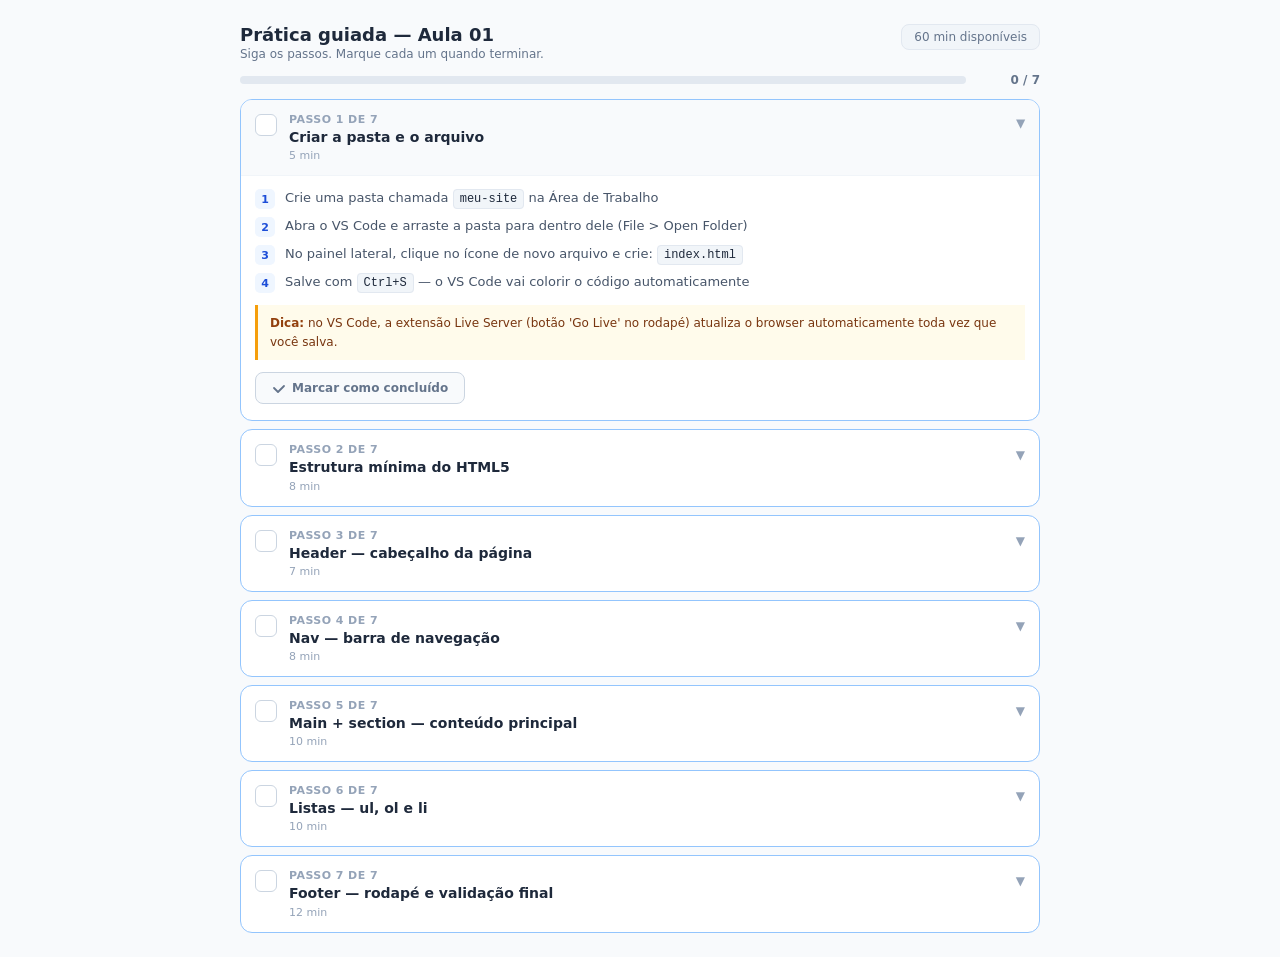
<file: enzo/plano-html-css-main (2)/plano-html-css-main/aula 01/04 - pratica_guiada_alunos.html>
<!DOCTYPE html>
<html lang="pt-BR">
<head>
<meta charset="UTF-8">
<meta name="viewport" content="width=device-width, initial-scale=1.0">
<title>Prática Guiada — Aula 01 HTML</title>
<style>
*{box-sizing:border-box;margin:0;padding:0}
body{font-family:system-ui,sans-serif;color:#1e293b;background:#f8fafc;min-height:100vh;padding:24px}

.pg-wrap{max-width:800px;margin:0 auto;display:flex;flex-direction:column;gap:12px}

.pg-header{display:flex;align-items:flex-start;justify-content:space-between;flex-wrap:wrap;gap:10px}
.pg-title{font-size:18px;font-weight:600;color:#1e293b}
.pg-meta{font-size:12px;color:#64748b;margin-top:2px}
.pg-time{font-size:12px;font-weight:500;color:#64748b;background:#f1f5f9;border:1px solid #e2e8f0;padding:5px 12px;border-radius:8px}

.prog-row{display:flex;align-items:center;gap:10px}
.prog-bg{flex:1;height:8px;background:#e2e8f0;border-radius:4px;overflow:hidden}
.prog-fg{height:100%;background:#22c55e;border-radius:4px;transition:width .4s ease;width:0%}
.prog-txt{font-size:12px;font-weight:600;color:#64748b;min-width:64px;text-align:right}

.steps-list{display:flex;flex-direction:column;gap:8px}

.step-card{border:1px solid #e2e8f0;border-radius:12px;overflow:hidden;background:#fff;transition:border-color .2s}
.step-card.done{border-color:#86efac}
.step-card.active{border-color:#93c5fd}

.step-head{display:flex;align-items:flex-start;gap:12px;padding:13px 14px;cursor:pointer;user-select:none;transition:background .15s}
.step-head:hover{background:#f8fafc}
.step-card.open .step-head{background:#f8fafc}

.step-check{width:22px;height:22px;border-radius:6px;border:1.5px solid #cbd5e1;display:flex;align-items:center;justify-content:center;flex-shrink:0;margin-top:1px;transition:all .18s;cursor:pointer;background:#fff}
.step-check:hover{border-color:#3b82f6;background:#eff6ff}
.step-check.done{background:#22c55e;border-color:#22c55e}
.step-check svg{display:none}
.step-check.done svg{display:block}

.step-info{flex:1;min-width:0}
.step-num{font-size:11px;font-weight:600;color:#94a3b8;margin-bottom:2px;text-transform:uppercase;letter-spacing:.04em}
.step-ttl{font-size:14px;font-weight:600;color:#1e293b;line-height:1.3}
.step-time{font-size:11px;color:#94a3b8;margin-top:3px}

.chevron{color:#94a3b8;font-size:12px;margin-top:5px;transition:transform .22s;flex-shrink:0}
.step-card.open .chevron{transform:rotate(180deg)}

.step-body{max-height:0;overflow:hidden;transition:max-height .35s ease}
.step-card.open .step-body{max-height:1200px}
.step-body-inner{padding:0 14px 16px;border-top:1px solid #f1f5f9}

.instr-list{display:flex;flex-direction:column;gap:7px;margin:12px 0}
.instr-item{display:flex;gap:10px;font-size:13px;color:#475569;line-height:1.55;align-items:flex-start}
.instr-n{width:20px;height:20px;min-width:20px;border-radius:5px;background:#eff6ff;color:#1d4ed8;font-size:11px;font-weight:600;display:flex;align-items:center;justify-content:center;margin-top:1px}

code{font-family:'Courier New',monospace;font-size:12px;background:#f1f5f9;padding:2px 6px;border-radius:4px;border:1px solid #e2e8f0;color:#1e293b}

.code-block{background:#1e293b;border-radius:8px;padding:14px 16px;font-family:'Courier New',monospace;font-size:12px;line-height:1.8;color:#94a3b8;margin:10px 0;overflow-x:auto;white-space:pre}
.k{color:#93c5fd}.a{color:#fde68a}.s{color:#fda4af}.t{color:#e2e8f0}.c{color:#475569;font-style:italic}

.tip{background:#fffbeb;border-left:3px solid #f59e0b;padding:9px 12px;font-size:12px;color:#78350f;line-height:1.55;margin-top:8px}
.tip strong{color:#92400e;font-weight:600}

.mark-btn{display:inline-flex;align-items:center;gap:6px;background:#f8fafc;border:1px solid #cbd5e1;color:#64748b;padding:8px 16px;border-radius:8px;font-size:12px;font-weight:600;cursor:pointer;font-family:inherit;transition:all .18s;margin-top:12px}
.mark-btn:hover{background:#f0fdf4;color:#15803d;border-color:#86efac}
.mark-btn.done-btn{background:#f0fdf4;color:#15803d;border-color:#86efac;pointer-events:none}

.success-banner{background:#f0fdf4;border:1px solid #86efac;border-radius:12px;padding:20px;text-align:center;display:none}
.success-banner.show{display:block}
.success-banner h3{font-size:16px;font-weight:600;color:#15803d;margin-bottom:6px}
.success-banner p{font-size:13px;color:#475569}

a{color:#2563eb}
</style>
</head>
<body>

<div class="pg-wrap">

  <div class="pg-header">
    <div>
      <div class="pg-title">Prática guiada — Aula 01</div>
      <div class="pg-meta">Siga os passos. Marque cada um quando terminar.</div>
    </div>
    <span class="pg-time">60 min disponíveis</span>
  </div>

  <div class="prog-row">
    <div class="prog-bg"><div class="prog-fg" id="pfg"></div></div>
    <div class="prog-txt" id="ptxt">0 / 7</div>
  </div>

  <div class="steps-list" id="steps-list"></div>

  <div class="success-banner" id="success">
    <h3>Parabéns! Você completou todos os passos.</h3>
    <p>Sua página HTML5 está pronta e semanticamente correta. Agora é hora do desafio autônomo!</p>
  </div>

</div>

<script>
const STEPS = [
  {
    title: "Criar a pasta e o arquivo",
    time: "5 min",
    instrs: [
      "Crie uma pasta chamada <code>meu-site</code> na Área de Trabalho",
      "Abra o VS Code e arraste a pasta para dentro dele (File &gt; Open Folder)",
      "No painel lateral, clique no ícone de novo arquivo e crie: <code>index.html</code>",
      "Salve com <code>Ctrl+S</code> — o VS Code vai colorir o código automaticamente"
    ],
    code: "",
    tip: "<strong>Dica:</strong> no VS Code, a extensão Live Server (botão 'Go Live' no rodapé) atualiza o browser automaticamente toda vez que você salva."
  },
  {
    title: "Estrutura mínima do HTML5",
    time: "8 min",
    instrs: [
      "Digite <code>!</code> e pressione <code>Tab</code> — o VS Code gera a estrutura automaticamente!",
      "Verifique se o <code>lang</code> está como <code>pt-BR</code> (mude se necessário)",
      "Altere o conteúdo do <code>&lt;title&gt;</code> para seu nome",
      "Salve e abra no browser: o título aparece na aba"
    ],
    code: `<span class="k">&lt;!DOCTYPE html&gt;</span>
<span class="k">&lt;html</span> <span class="a">lang</span>=<span class="s">"pt-BR"</span><span class="k">&gt;</span>
<span class="k">&lt;head&gt;</span>
  <span class="k">&lt;meta</span> <span class="a">charset</span>=<span class="s">"UTF-8"</span><span class="k">&gt;</span>
  <span class="k">&lt;meta</span> <span class="a">name</span>=<span class="s">"viewport"</span> <span class="a">content</span>=<span class="s">"width=device-width, initial-scale=1.0"</span><span class="k">&gt;</span>
  <span class="k">&lt;title&gt;</span><span class="t">Seu Nome Aqui</span><span class="k">&lt;/title&gt;</span>
<span class="k">&lt;/head&gt;</span>
<span class="k">&lt;body&gt;</span>

<span class="k">&lt;/body&gt;</span>
<span class="k">&lt;/html&gt;</span>`,
    tip: "<strong>Atalho VS Code:</strong> <code>!</code> + Tab gera o esqueleto completo. Economiza tempo e evita erros de digitação."
  },
  {
    title: "Header — cabeçalho da página",
    time: "7 min",
    instrs: [
      "Dentro do <code>&lt;body&gt;</code>, adicione um comentário: <code>&lt;!-- CABEÇALHO --&gt;</code>",
      "Crie a tag <code>&lt;header&gt;</code> com seu nome dentro de um <code>&lt;h1&gt;</code>",
      "Abaixo do <code>&lt;h1&gt;</code>, adicione um <code>&lt;p&gt;</code> com sua área de interesse",
      "Salve e veja o resultado no browser — o h1 aparece grande"
    ],
    code: `  <span class="c">&lt;!-- CABEÇALHO --&gt;</span>
  <span class="k">&lt;header&gt;</span>
    <span class="k">&lt;h1&gt;</span><span class="t">Seu Nome</span><span class="k">&lt;/h1&gt;</span>
    <span class="k">&lt;p&gt;</span><span class="t">Estudante de Desenvolvimento de Sistemas — SENAI</span><span class="k">&lt;/p&gt;</span>
  <span class="k">&lt;/header&gt;</span>`,
    tip: "<strong>Lembre:</strong> o h1 é único por página. Representa o título principal — como o título de um livro."
  },
  {
    title: "Nav — barra de navegação",
    time: "8 min",
    instrs: [
      "Após o <code>&lt;/header&gt;</code>, adicione o comentário <code>&lt;!-- NAVEGAÇÃO --&gt;</code>",
      "Crie a tag <code>&lt;nav&gt;</code> com 3 links: Início, Sobre, Contato",
      "Use <code>href='index.html'</code>, <code>href='sobre.html'</code>, <code>href='contato.html'</code>",
      "Salve — os links ficam azuis e clicáveis (as páginas ainda não existem, mas os links sim)"
    ],
    code: `  <span class="c">&lt;!-- NAVEGAÇÃO --&gt;</span>
  <span class="k">&lt;nav&gt;</span>
    <span class="k">&lt;a</span> <span class="a">href</span>=<span class="s">"index.html"</span><span class="k">&gt;</span><span class="t">Início</span><span class="k">&lt;/a&gt;</span>
    <span class="k">&lt;a</span> <span class="a">href</span>=<span class="s">"sobre.html"</span><span class="k">&gt;</span><span class="t">Sobre</span><span class="k">&lt;/a&gt;</span>
    <span class="k">&lt;a</span> <span class="a">href</span>=<span class="s">"contato.html"</span><span class="k">&gt;</span><span class="t">Contato</span><span class="k">&lt;/a&gt;</span>
  <span class="k">&lt;/nav&gt;</span>`,
    tip: "<strong>Por enquanto</strong> os links aparecem sem estilo diferenciado — isso muda na Aula 02 quando aprendermos CSS."
  },
  {
    title: "Main + section — conteúdo principal",
    time: "10 min",
    instrs: [
      "Adicione <code>&lt;!-- CONTEÚDO PRINCIPAL --&gt;</code> e a tag <code>&lt;main&gt;</code>",
      "Dentro do <code>&lt;main&gt;</code>, crie uma <code>&lt;section&gt;</code> com <code>&lt;h2&gt;Sobre mim&lt;/h2&gt;</code>",
      "Escreva pelo menos 2 parágrafos reais sobre você (não deixe texto de exemplo!)",
      "Crie uma segunda <code>&lt;section&gt;</code> com <code>&lt;h2&gt;</code> de outro assunto"
    ],
    code: `  <span class="c">&lt;!-- CONTEÚDO PRINCIPAL --&gt;</span>
  <span class="k">&lt;main&gt;</span>

    <span class="k">&lt;section&gt;</span>
      <span class="k">&lt;h2&gt;</span><span class="t">Sobre mim</span><span class="k">&lt;/h2&gt;</span>
      <span class="k">&lt;p&gt;</span><span class="t">Escreva aqui sobre você — quem é,
      o que gosta, por que escolheu TI...</span><span class="k">&lt;/p&gt;</span>
      <span class="k">&lt;p&gt;</span><span class="t">Segundo parágrafo com mais detalhes.</span><span class="k">&lt;/p&gt;</span>
    <span class="k">&lt;/section&gt;</span>

  <span class="k">&lt;/main&gt;</span>`,
    tip: "<strong>Hierarquia:</strong> só 1 h1 por página. Seções usam h2. Subseções usariam h3. Nunca pule nível por questões visuais — use CSS para isso."
  },
  {
    title: "Listas — ul, ol e li",
    time: "10 min",
    instrs: [
      "Dentro de uma <code>&lt;section&gt;</code>, crie uma lista <code>&lt;ul&gt;</code> com 5 itens sobre você",
      "Em outra seção, crie uma lista <code>&lt;ol&gt;</code> com 3 passos para acessar um site",
      "Cada item usa a tag <code>&lt;li&gt;</code> dentro do <code>&lt;ul&gt;</code> ou <code>&lt;ol&gt;</code>",
      "Salve e compare: a <code>&lt;ul&gt;</code> mostra bolinhas, a <code>&lt;ol&gt;</code> mostra números"
    ],
    code: `    <span class="k">&lt;section&gt;</span>
      <span class="k">&lt;h2&gt;</span><span class="t">5 coisas sobre mim</span><span class="k">&lt;/h2&gt;</span>
      <span class="k">&lt;ul&gt;</span>
        <span class="k">&lt;li&gt;</span><span class="t">Gosto de tecnologia</span><span class="k">&lt;/li&gt;</span>
        <span class="k">&lt;li&gt;</span><span class="t">Aprendo HTML no SENAI</span><span class="k">&lt;/li&gt;</span>
        <span class="k">&lt;li&gt;</span><span class="t">...</span><span class="k">&lt;/li&gt;</span>
      <span class="k">&lt;/ul&gt;</span>
    <span class="k">&lt;/section&gt;</span>

    <span class="k">&lt;section&gt;</span>
      <span class="k">&lt;h2&gt;</span><span class="t">Como acessar o GitHub</span><span class="k">&lt;/h2&gt;</span>
      <span class="k">&lt;ol&gt;</span>
        <span class="k">&lt;li&gt;</span><span class="t">Abra o browser</span><span class="k">&lt;/li&gt;</span>
        <span class="k">&lt;li&gt;</span><span class="t">Digite github.com</span><span class="k">&lt;/li&gt;</span>
        <span class="k">&lt;li&gt;</span><span class="t">Crie sua conta grátis</span><span class="k">&lt;/li&gt;</span>
      <span class="k">&lt;/ol&gt;</span>
    <span class="k">&lt;/section&gt;</span>`,
    tip: "<strong>Regra prática:</strong> ul = itens sem ordem (lista de compras, características). ol = itens com ordem obrigatória (passos, ranking)."
  },
  {
    title: "Footer — rodapé e validação final",
    time: "12 min",
    instrs: [
      "Após o <code>&lt;/main&gt;</code>, adicione <code>&lt;!-- RODAPÉ --&gt;</code> e a tag <code>&lt;footer&gt;</code>",
      "Dentro coloque: <code>&lt;p&gt;&amp;copy; 2025 Seu Nome&lt;/p&gt;</code> — o <code>&amp;copy;</code> vira ©",
      "Acesse <a href='https://validator.w3.org/#validate_by_input' target='_blank'>validator.w3.org</a>, cole seu HTML e clique em Check",
      "Corrija todos os erros apontados — o documento deve ficar verde"
    ],
    code: `  <span class="c">&lt;!-- RODAPÉ --&gt;</span>
  <span class="k">&lt;footer&gt;</span>
    <span class="k">&lt;p&gt;</span><span class="t">&amp;copy; 2025 Seu Nome — SENAI</span><span class="k">&lt;/p&gt;</span>
  <span class="k">&lt;/footer&gt;</span>`,
    tip: "<strong>Entidades HTML úteis:</strong> <code>&amp;copy;</code> = © | <code>&amp;amp;</code> = &amp; | <code>&amp;lt;</code> = &lt; | <code>&amp;gt;</code> = &gt; | <code>&amp;eacute;</code> = é"
  }
];

let done = new Set();

function buildSteps() {
  const list = document.getElementById('steps-list');
  STEPS.forEach((s, i) => {
    const card = document.createElement('div');
    card.className = 'step-card active' + (i === 0 ? ' open' : '');
    card.id = 'sc-' + i;

    card.innerHTML = `
      <div class="step-head" onclick="toggleStep(${i})">
        <div class="step-check" id="chk-${i}" onclick="event.stopPropagation(); markDone(${i})">
          <svg width="13" height="13" viewBox="0 0 13 13" fill="none">
            <path d="M2 6.5l3.5 3.5 5.5-5.5" stroke="white" stroke-width="1.8" stroke-linecap="round" stroke-linejoin="round"/>
          </svg>
        </div>
        <div class="step-info">
          <div class="step-num">Passo ${i + 1} de ${STEPS.length}</div>
          <div class="step-ttl">${s.title}</div>
          <div class="step-time">${s.time}</div>
        </div>
        <span class="chevron">${i === 0 ? '▲' : '▼'}</span>
      </div>
      <div class="step-body">
        <div class="step-body-inner">
          <div class="instr-list">
            ${s.instrs.map((t, j) => `
              <div class="instr-item">
                <div class="instr-n">${j + 1}</div>
                <span>${t}</span>
              </div>`).join('')}
          </div>
          ${s.code ? `<div class="code-block">${s.code}</div>` : ''}
          ${s.tip ? `<div class="tip">${s.tip}</div>` : ''}
          <button class="mark-btn" id="mb-${i}" onclick="markDone(${i})">
            <svg width="14" height="14" viewBox="0 0 14 14" fill="none">
              <path d="M2 7l4 4 6-6" stroke="currentColor" stroke-width="1.8" stroke-linecap="round" stroke-linejoin="round"/>
            </svg>
            Marcar como concluído
          </button>
        </div>
      </div>`;
    list.appendChild(card);
  });
}

function toggleStep(i) {
  const card = document.getElementById('sc-' + i);
  const isOpen = card.classList.contains('open');
  document.querySelectorAll('.step-card').forEach(c => {
    c.classList.remove('open');
    c.querySelector('.chevron').textContent = '▼';
  });
  if (!isOpen) {
    card.classList.add('open');
    card.querySelector('.chevron').textContent = '▲';
  }
}

function markDone(i) {
  if (done.has(i)) return;
  done.add(i);

  document.getElementById('chk-' + i).classList.add('done');
  document.getElementById('sc-' + i).classList.add('done');

  const mb = document.getElementById('mb-' + i);
  mb.classList.add('done-btn');
  mb.innerHTML = `
    <svg width="14" height="14" viewBox="0 0 14 14" fill="none">
      <path d="M2 7l4 4 6-6" stroke="currentColor" stroke-width="1.8" stroke-linecap="round" stroke-linejoin="round"/>
    </svg>
    Concluído!`;

  updateProg();

  if (i < STEPS.length - 1) {
    document.querySelectorAll('.step-card').forEach(c => {
      c.classList.remove('open');
      c.querySelector('.chevron').textContent = '▼';
    });
    const next = document.getElementById('sc-' + (i + 1));
    next.classList.add('open');
    next.querySelector('.chevron').textContent = '▲';
    setTimeout(() => next.scrollIntoView({behavior:'smooth', block:'nearest'}), 100);
  }

  if (done.size === STEPS.length) {
    document.getElementById('success').classList.add('show');
    setTimeout(() => document.getElementById('success').scrollIntoView({behavior:'smooth', block:'nearest'}), 200);
  }
}

function updateProg() {
  const pct = Math.round((done.size / STEPS.length) * 100);
  document.getElementById('pfg').style.width = pct + '%';
  document.getElementById('ptxt').textContent = done.size + ' / ' + STEPS.length;
}

buildSteps();
updateProg();
</script>
</body>
</html>
</file>
<file: aula 2/css/style.css>
/* reset e base */
*, *::before, *::after {
  box-sizing: border-box;
  margin: 0;
  padding: 0;

}
body {
  font-family: 'segoe ut', Arial, sans-serif;
  font-size: 16px;
  line-height: 1.6;
  color: #2563eb;
  background-color: #ffffff;

}
header {
background-color: #00a2ff; /* sua cor primaria */
color: rgb(255, 255, 255);
text-align: center; 
padding: 40px 20px;

}
header h1 {
  font-size: 2.2rem;
  font-weight: 700;
  margin-bottom: 8px;

}
nav {
  background-color: #127fc7;
  padding: 8px 16px;

}
nav a {
  color: white;
  text-decoration: none;
  padding: 8px 16px;
  border-radius: 6px;
  font-weight: 600;
  transition: backgroud .2s;

}
nav a:hover {
  background: rgba (255,255,255,.15); 

}
main {
  max-width: 800px;
  margin: 0 auto;
  padding: 40px 20px;

}
section { margin-bottom: 32px; }
h2 {
  font-size: 1.4rem;
  font-weight: 700;
  color: #086996;
  border-left: 4px solid #086996;
  padding-left: 12px;
  margin-bottom: 12px;

}
p { color: #000000; margin-bottom: 12px; }

ul {list-style: none; padding: 0;}
ul li {
  padding: 8px 0 8px 20px;
  border-bottom: 1px solid #086996;
  position: relative;
  color: #000000;

}

ul li::before {
  content: ">";
  color: #086996;
  position: absolute;
  left: 0;
  font-weight: 700;

}

footer {
  background-color: #000000;
  color: rgba(255, 255, 255, .7);
  text-align: center;
  padding: 28px 20px;
  font-size: .9rem;
  margin-top: 40px;

}
</file>
<file: meu site/aula 2/css/style.css>
header {
  background-color: #0a82b1;
  color:            rgb(255, 255, 255);
  text-align:       center;
  padding:          40px 20px;
}

header h1 {
  font-size:   2.2rem;
  font-weight: 700;
  margin-bottom: 8px;
}

header p {
  font-size:   1.1rem;
  opacity:     0.85;
}
</file>
